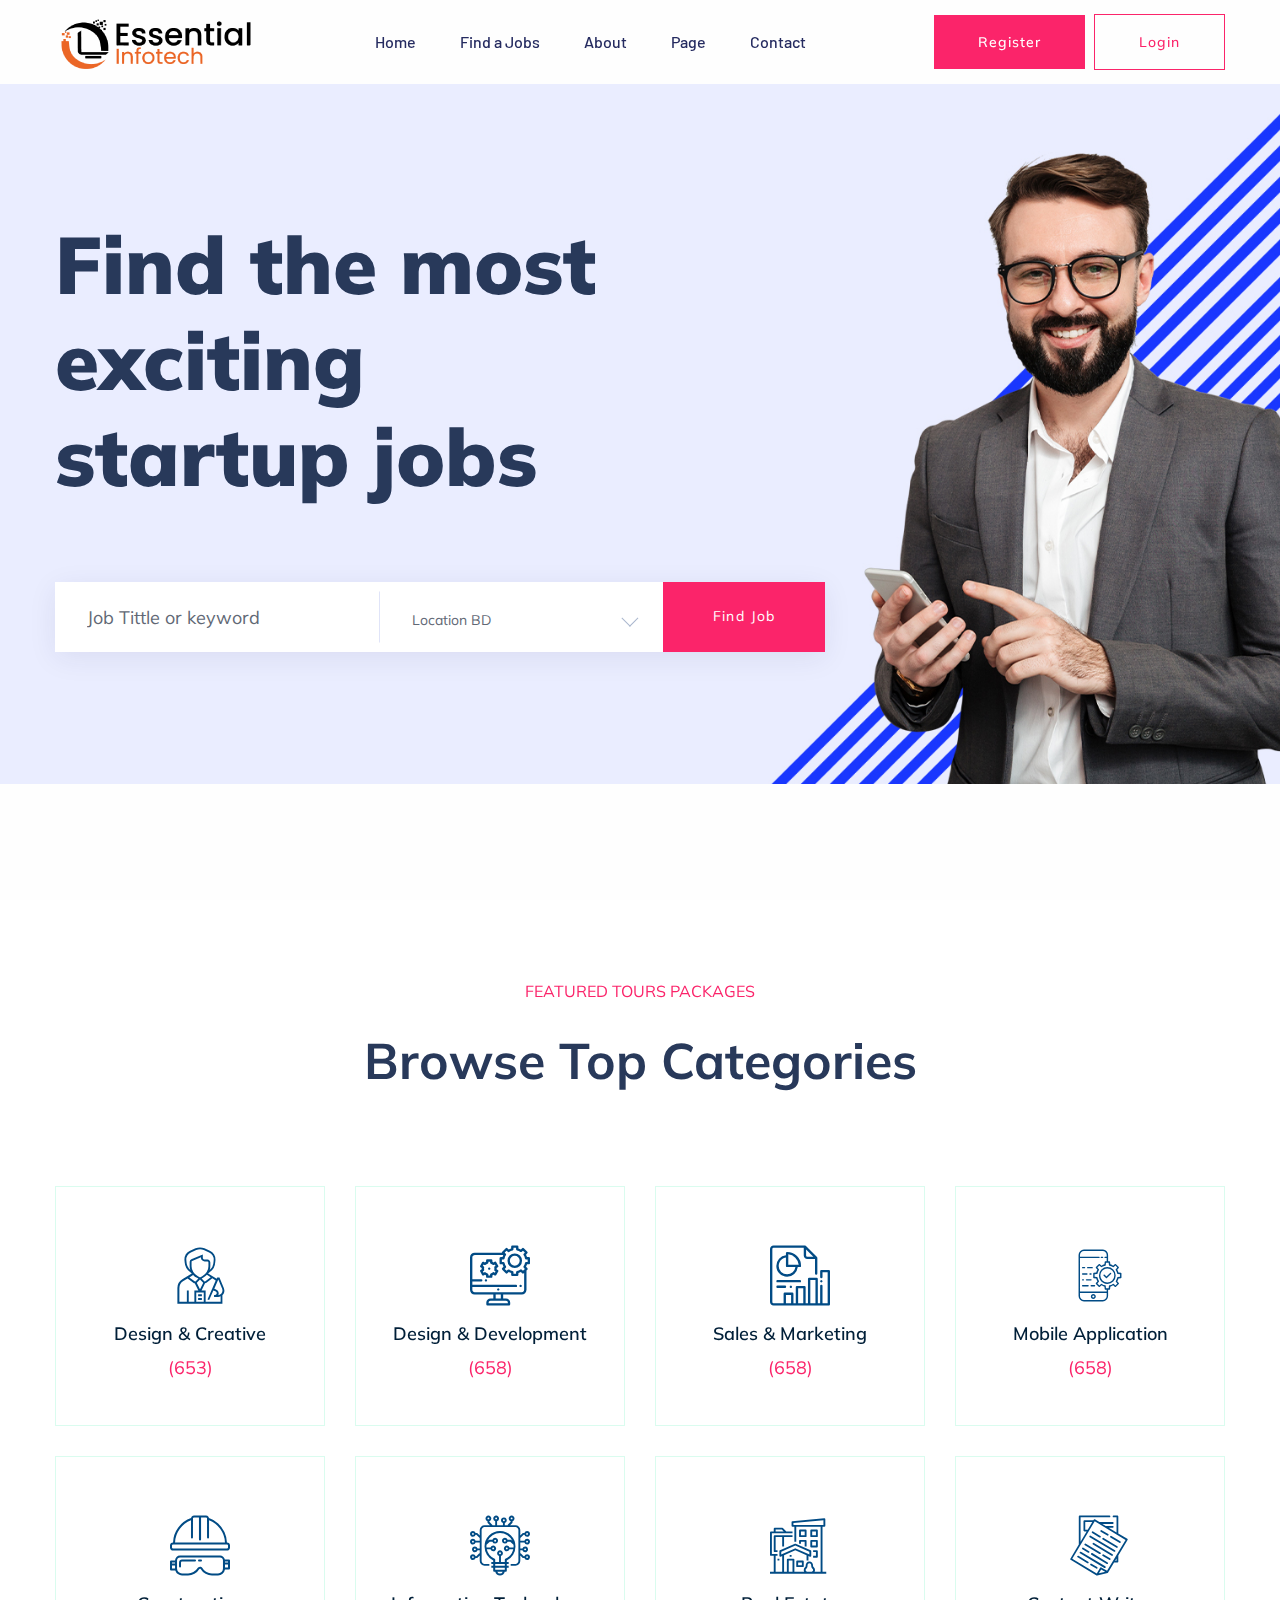
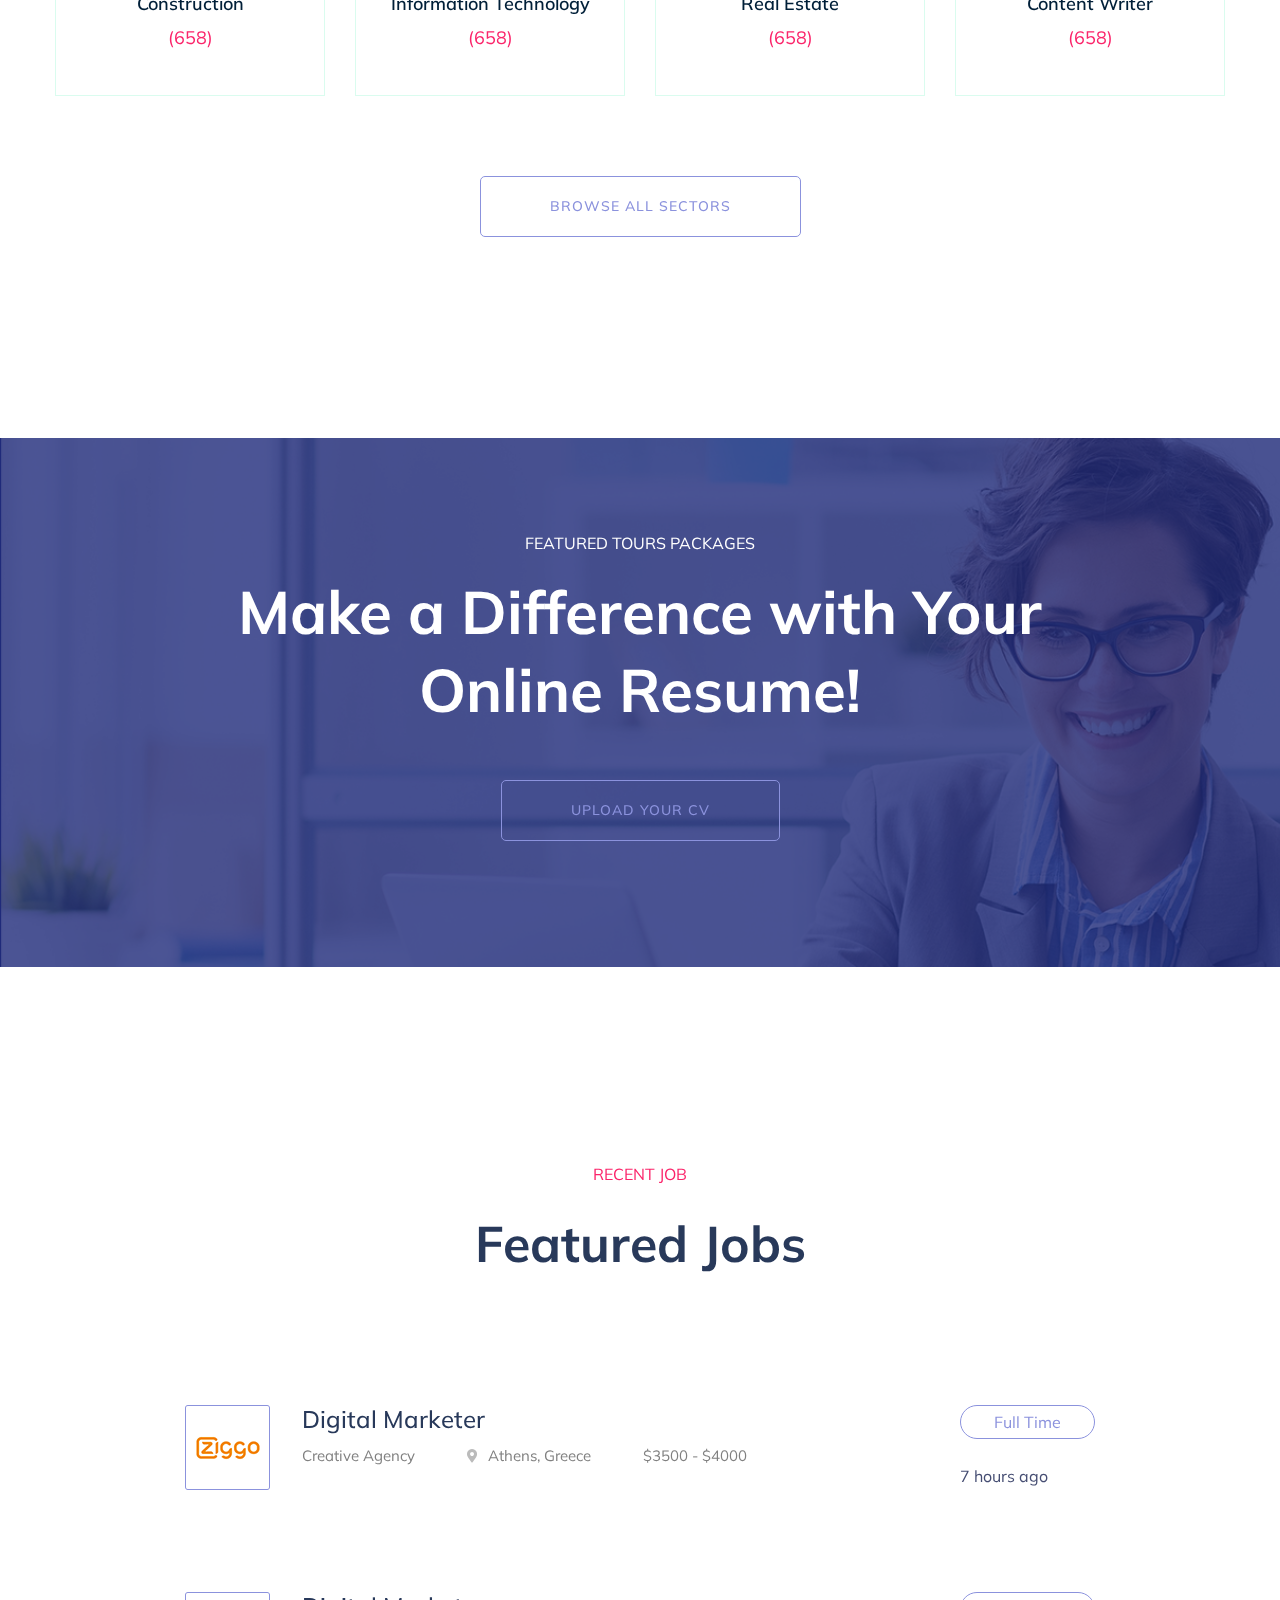
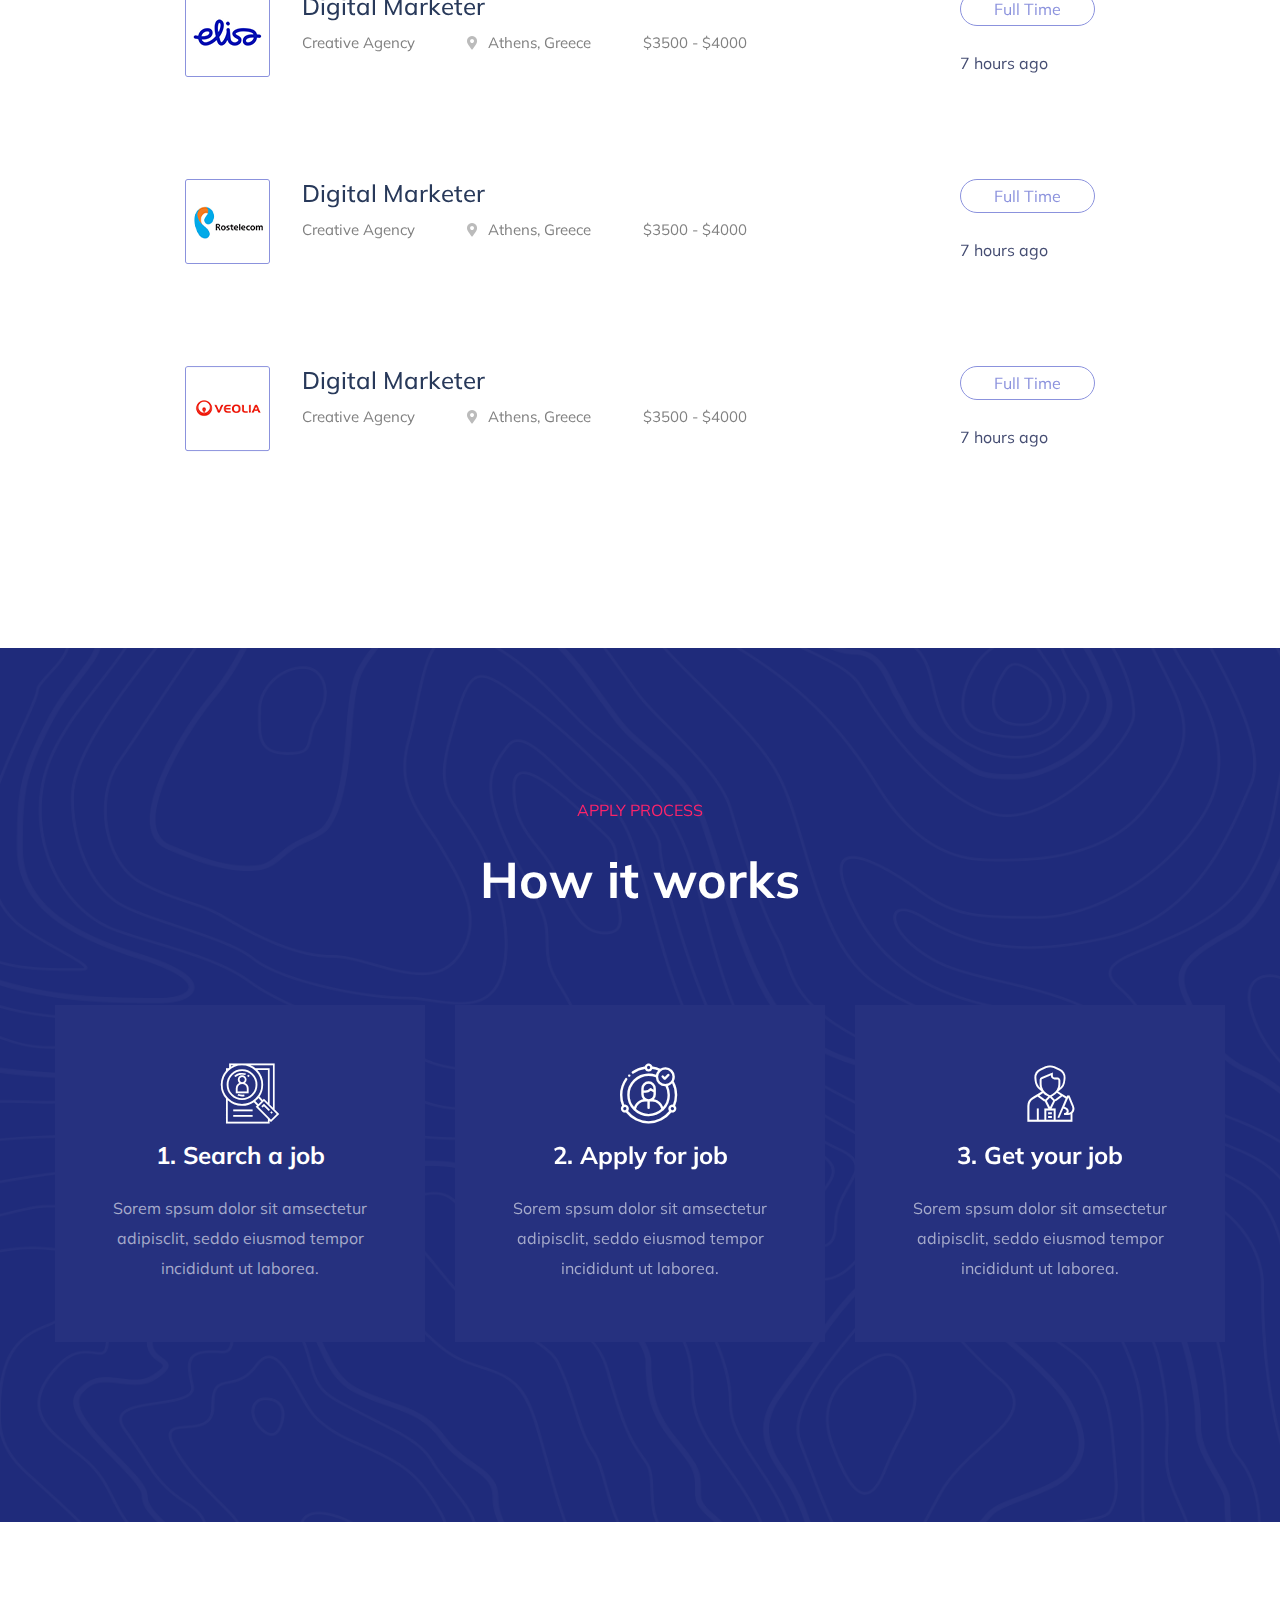
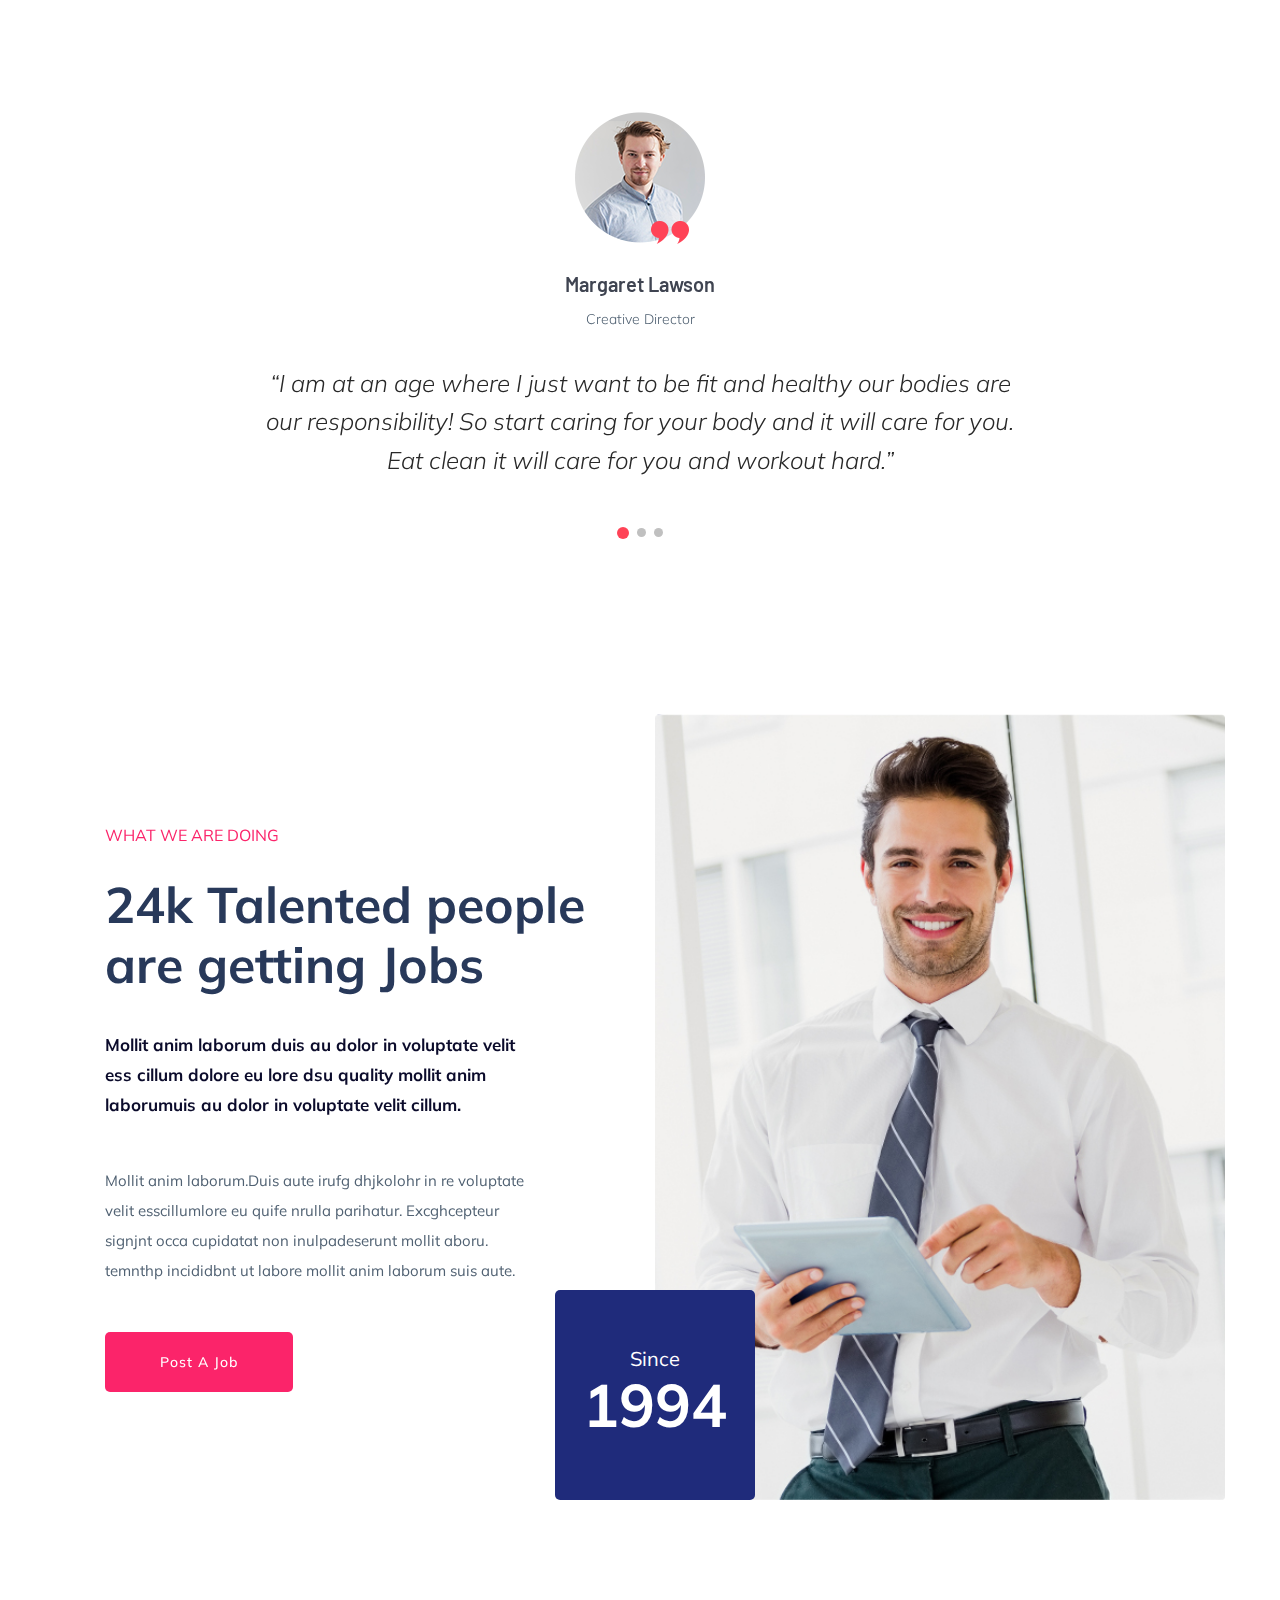
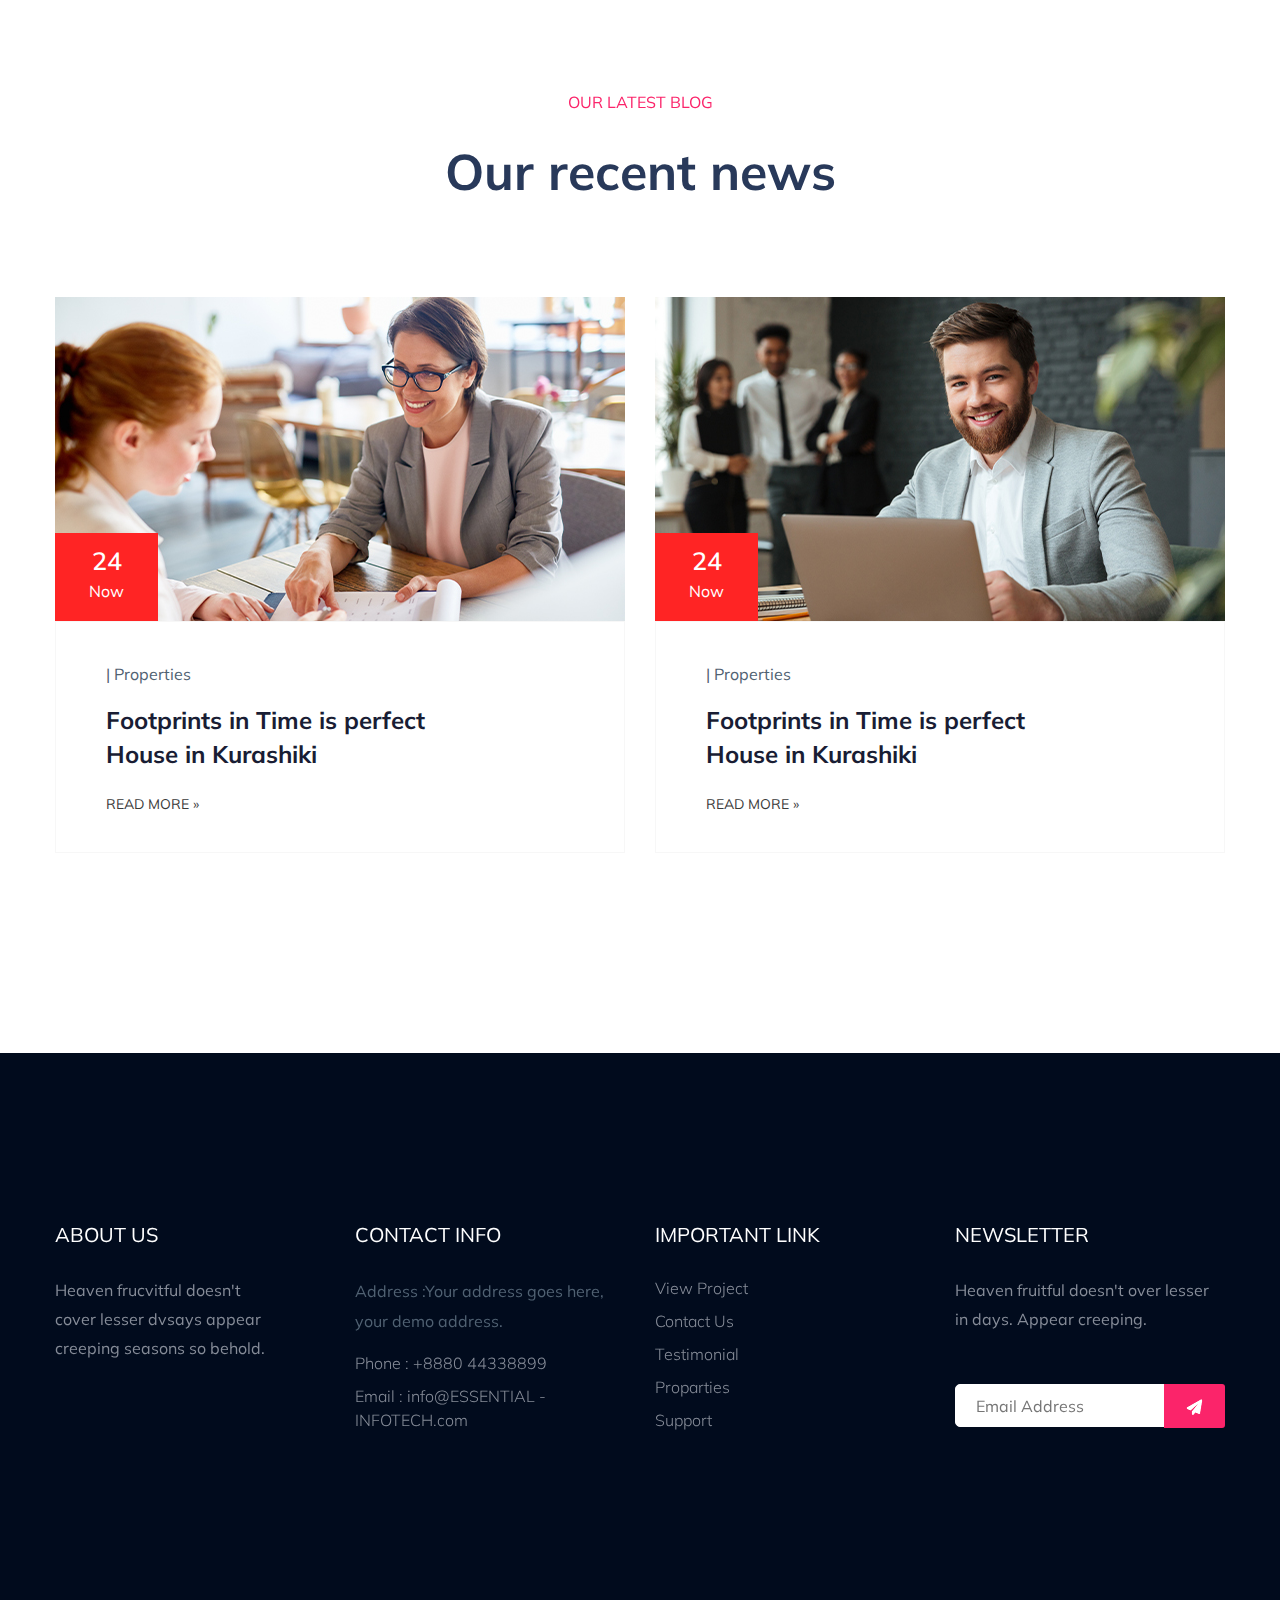
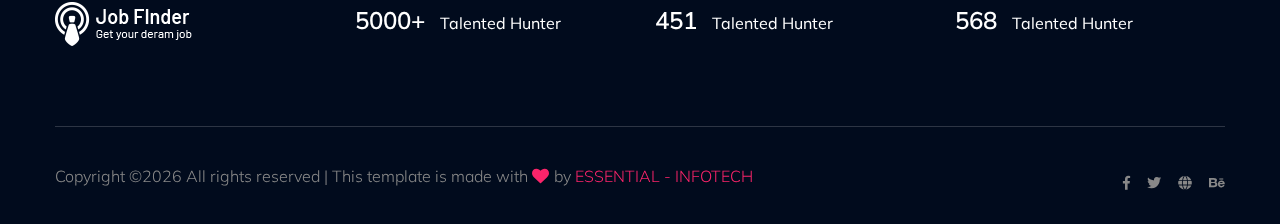
<file: index.html>
<!doctype html>
<html class="no-js" lang="zxx">
    <head>
        <meta charset="utf-8">
        <meta http-equiv="x-ua-compatible" content="ie=edge">
         <title>ESSENTIAL - INFOTECH Job board  </title>
        <meta name="description" content="">
        <meta name="viewport" content="width=device-width, initial-scale=1">
        <link rel="manifest" href="site.webmanifest">
		<link rel="shortcut icon" type="image/x-icon" href="assets/img/favicon.ico">

		<!-- CSS here -->
            <link rel="stylesheet" href="assets/css/bootstrap.min.css">
            <link rel="stylesheet" href="assets/css/owl.carousel.min.css">
            <link rel="stylesheet" href="assets/css/flaticon.css">
            <link rel="stylesheet" href="assets/css/price_rangs.css">
            <link rel="stylesheet" href="assets/css/slicknav.css">
            <link rel="stylesheet" href="assets/css/animate.min.css">
            <link rel="stylesheet" href="assets/css/magnific-popup.css">
            <link rel="stylesheet" href="assets/css/fontawesome-all.min.css">
            <link rel="stylesheet" href="assets/css/themify-icons.css">
            <link rel="stylesheet" href="assets/css/slick.css">
            <link rel="stylesheet" href="assets/css/nice-select.css">
            <link rel="stylesheet" href="assets/css/style.css">
   </head>

   <body>
    <!-- Preloader Start -->
    <div id="preloader-active">
        <div class="preloader d-flex align-items-center justify-content-center">
            <div class="preloader-inner position-relative">
                <div class="preloader-circle"></div>
                <div class="preloader-img pere-text">
                    <img src="assets/img/logo/logo.png" alt="">
                </div>
            </div>
        </div>
    </div>
    <!-- Preloader Start -->
    <header>
        <!-- Header Start -->
       <div class="header-area header-transparrent">
           <div class="headder-top header-sticky">
                <div class="container">
                    <div class="row align-items-center">
                        <div class="col-lg-3 col-md-2">
                            <!-- Logo -->
                            <div class="logo">
                                <a href="index.html"><img src="assets/img/logo/logo.png" alt=""></a>
                            </div>  
                        </div>
                        <div class="col-lg-9 col-md-9">
                            <div class="menu-wrapper">
                                <!-- Main-menu -->
                                <div class="main-menu">
                                    <nav class="d-none d-lg-block">
                                        <ul id="navigation">
                                            <li><a href="index.html">Home</a></li>
                                            <li><a href="job_listing.html">Find a Jobs </a></li>
                                            <li><a href="about.html">About</a></li>
                                            <li><a href="#">Page</a>
                                                <ul class="submenu">
                                                    <li><a href="blog.html">Blog</a></li>
                                                    <li><a href="single-blog.html">Blog Details</a></li>
                                                    <li><a href="elements.html">Elements</a></li>
                                                    <li><a href="job_details.html">job Details</a></li>
                                                </ul>
                                            </li>
                                            <li><a href="contact.html">Contact</a></li>
                                        </ul>
                                    </nav>
                                </div>          
                                <!-- Header-btn -->
                                <div class="header-btn d-none f-right d-lg-block">
                                    <a href="#" class="btn head-btn1">Register</a>
                                    <a href="#" class="btn head-btn2">Login</a>
                                </div>
                            </div>
                        </div>
                        <!-- Mobile Menu -->
                        <div class="col-12">
                            <div class="mobile_menu d-block d-lg-none"></div>
                        </div>
                    </div>
                </div>
           </div>
       </div>
        <!-- Header End -->
    </header>
    <main>

        <!-- slider Area Start-->
        <div class="slider-area ">
            <!-- Mobile Menu -->
            <div class="slider-active">
                <div class="single-slider slider-height d-flex align-items-center" data-background="assets/img/hero/h1_hero.jpg">
                    <div class="container">
                        <div class="row">
                            <div class="col-xl-6 col-lg-9 col-md-10">
                                <div class="hero__caption">
                                    <h1>Find the most exciting startup jobs</h1>
                                </div>
                            </div>
                        </div>
                        <!-- Search Box -->
                        <div class="row">
                            <div class="col-xl-8">
                                <!-- form -->
                                <form action="#" class="search-box">
                                    <div class="input-form">
                                        <input type="text" placeholder="Job Tittle or keyword">
                                    </div>
                                    <div class="select-form">
                                        <div class="select-itms">
                                            <select name="select" id="select1">
                                                <option value="">Location BD</option>
                                                <option value="">Location PK</option>
                                                <option value="">Location US</option>
                                                <option value="">Location UK</option>
                                            </select>
                                        </div>
                                    </div>
                                    <div class="search-form">
                                        <a href="#" >Find job</a>
                                    </div>	
                                </form>	
                            </div>
                        </div>
                    </div>
                </div>
            </div>
        </div>
        <!-- slider Area End-->
        <!-- Our Services Start -->
        <div class="our-services section-pad-t30">
            <div class="container">
                <!-- Section Tittle -->
                <div class="row">
                    <div class="col-lg-12">
                        <div class="section-tittle text-center">
                            <span>FEATURED TOURS Packages</span>
                            <h2>Browse Top Categories </h2>
                        </div>
                    </div>
                </div>
                <div class="row d-flex justify-contnet-center">
                    <div class="col-xl-3 col-lg-3 col-md-4 col-sm-6">
                        <div class="single-services text-center mb-30">
                            <div class="services-ion">
                                <span class="flaticon-tour"></span>
                            </div>
                            <div class="services-cap">
                               <h5><a href="job_listing.html">Design & Creative</a></h5>
                                <span>(653)</span>
                            </div>
                        </div>
                    </div>
                    <div class="col-xl-3 col-lg-3 col-md-4 col-sm-6">
                        <div class="single-services text-center mb-30">
                            <div class="services-ion">
                                <span class="flaticon-cms"></span>
                            </div>
                            <div class="services-cap">
                               <h5><a href="job_listing.html">Design & Development</a></h5>
                                <span>(658)</span>
                            </div>
                        </div>
                    </div>
                    <div class="col-xl-3 col-lg-3 col-md-4 col-sm-6">
                        <div class="single-services text-center mb-30">
                            <div class="services-ion">
                                <span class="flaticon-report"></span>
                            </div>
                            <div class="services-cap">
                               <h5><a href="job_listing.html">Sales & Marketing</a></h5>
                                <span>(658)</span>
                            </div>
                        </div>
                    </div>
                    <div class="col-xl-3 col-lg-3 col-md-4 col-sm-6">
                        <div class="single-services text-center mb-30">
                            <div class="services-ion">
                                <span class="flaticon-app"></span>
                            </div>
                            <div class="services-cap">
                               <h5><a href="job_listing.html">Mobile Application</a></h5>
                                <span>(658)</span>
                            </div>
                        </div>
                    </div>
                    <div class="col-xl-3 col-lg-3 col-md-4 col-sm-6">
                        <div class="single-services text-center mb-30">
                            <div class="services-ion">
                                <span class="flaticon-helmet"></span>
                            </div>
                            <div class="services-cap">
                               <h5><a href="job_listing.html">Construction</a></h5>
                                <span>(658)</span>
                            </div>
                        </div>
                    </div>
                    <div class="col-xl-3 col-lg-3 col-md-4 col-sm-6">
                        <div class="single-services text-center mb-30">
                            <div class="services-ion">
                                <span class="flaticon-high-tech"></span>
                            </div>
                            <div class="services-cap">
                               <h5><a href="job_listing.html">Information Technology</a></h5>
                                <span>(658)</span>
                            </div>
                        </div>
                    </div>
                    <div class="col-xl-3 col-lg-3 col-md-4 col-sm-6">
                        <div class="single-services text-center mb-30">
                            <div class="services-ion">
                                <span class="flaticon-real-estate"></span>
                            </div>
                            <div class="services-cap">
                               <h5><a href="job_listing.html">Real Estate</a></h5>
                                <span>(658)</span>
                            </div>
                        </div>
                    </div>
                    <div class="col-xl-3 col-lg-3 col-md-4 col-sm-6">
                        <div class="single-services text-center mb-30">
                            <div class="services-ion">
                                <span class="flaticon-content"></span>
                            </div>
                            <div class="services-cap">
                               <h5><a href="job_listing.html">Content Writer</a></h5>
                                <span>(658)</span>
                            </div>
                        </div>
                    </div>
                </div>
                <!-- More Btn -->
                <!-- Section Button -->
                <div class="row">
                    <div class="col-lg-12">
                        <div class="browse-btn2 text-center mt-50">
                            <a href="job_listing.html" class="border-btn2">Browse All Sectors</a>
                        </div>
                    </div>
                </div>
            </div>
        </div>
        <!-- Our Services End -->
        <!-- Online CV Area Start -->
         <div class="online-cv cv-bg section-overly pt-90 pb-120"  data-background="assets/img/gallery/cv_bg.jpg">
            <div class="container">
                <div class="row justify-content-center">
                    <div class="col-xl-10">
                        <div class="cv-caption text-center">
                            <p class="pera1">FEATURED TOURS Packages</p>
                            <p class="pera2"> Make a Difference with Your Online Resume!</p>
                            <a href="#" class="border-btn2 border-btn4">Upload your cv</a>
                        </div>
                    </div>
                </div>
            </div>
        </div>
        <!-- Online CV Area End-->
        <!-- Featured_job_start -->
        <section class="featured-job-area feature-padding">
            <div class="container">
                <!-- Section Tittle -->
                <div class="row">
                    <div class="col-lg-12">
                        <div class="section-tittle text-center">
                            <span>Recent Job</span>
                            <h2>Featured Jobs</h2>
                        </div>
                    </div>
                </div>
                <div class="row justify-content-center">
                    <div class="col-xl-10">
                        <!-- single-job-content -->
                        <div class="single-job-items mb-30">
                            <div class="job-items">
                                <div class="company-img">
                                    <a href="job_details.html"><img src="assets/img/icon/job-list1.png" alt=""></a>
                                </div>
                                <div class="job-tittle">
                                    <a href="job_details.html"><h4>Digital Marketer</h4></a>
                                    <ul>
                                        <li>Creative Agency</li>
                                        <li><i class="fas fa-map-marker-alt"></i>Athens, Greece</li>
                                        <li>$3500 - $4000</li>
                                    </ul>
                                </div>
                            </div>
                            <div class="items-link f-right">
                                <a href="job_details.html">Full Time</a>
                                <span>7 hours ago</span>
                            </div>
                        </div>
                        <!-- single-job-content -->
                        <div class="single-job-items mb-30">
                            <div class="job-items">
                                <div class="company-img">
                                    <a href="job_details.html"><img src="assets/img/icon/job-list2.png" alt=""></a>
                                </div>
                                <div class="job-tittle">
                                    <a href="job_details.html"><h4>Digital Marketer</h4></a>
                                    <ul>
                                        <li>Creative Agency</li>
                                        <li><i class="fas fa-map-marker-alt"></i>Athens, Greece</li>
                                        <li>$3500 - $4000</li>
                                    </ul>
                                </div>
                            </div>
                            <div class="items-link f-right">
                                <a href="job_details.html">Full Time</a>
                                <span>7 hours ago</span>
                            </div>
                        </div>
                         <!-- single-job-content -->
                        <div class="single-job-items mb-30">
                            <div class="job-items">
                                <div class="company-img">
                                    <a href="job_details.html"><img src="assets/img/icon/job-list3.png" alt=""></a>
                                </div>
                                <div class="job-tittle">
                                    <a href="job_details.html"><h4>Digital Marketer</h4></a>
                                    <ul>
                                        <li>Creative Agency</li>
                                        <li><i class="fas fa-map-marker-alt"></i>Athens, Greece</li>
                                        <li>$3500 - $4000</li>
                                    </ul>
                                </div>
                            </div>
                            <div class="items-link f-right">
                                <a href="job_details.html">Full Time</a>
                                <span>7 hours ago</span>
                            </div>
                        </div>
                         <!-- single-job-content -->
                        <div class="single-job-items mb-30">
                            <div class="job-items">
                                <div class="company-img">
                                    <a href="job_details.html"><img src="assets/img/icon/job-list4.png" alt=""></a>
                                </div>
                                <div class="job-tittle">
                                    <a href="job_details.html"><h4>Digital Marketer</h4></a>
                                    <ul>
                                        <li>Creative Agency</li>
                                        <li><i class="fas fa-map-marker-alt"></i>Athens, Greece</li>
                                        <li>$3500 - $4000</li>
                                    </ul>
                                </div>
                            </div>
                            <div class="items-link f-right">
                                <a href="job_details.html">Full Time</a>
                                <span>7 hours ago</span>
                            </div>
                        </div>
                    </div>
                </div>
            </div>
        </section>
        <!-- Featured_job_end -->
        <!-- How  Apply Process Start-->
        <div class="apply-process-area apply-bg pt-150 pb-150" data-background="assets/img/gallery/how-applybg.png">
            <div class="container">
                <!-- Section Tittle -->
                <div class="row">
                    <div class="col-lg-12">
                        <div class="section-tittle white-text text-center">
                            <span>Apply process</span>
                            <h2> How it works</h2>
                        </div>
                    </div>
                </div>
                <!-- Apply Process Caption -->
                <div class="row">
                    <div class="col-lg-4 col-md-6">
                        <div class="single-process text-center mb-30">
                            <div class="process-ion">
                                <span class="flaticon-search"></span>
                            </div>
                            <div class="process-cap">
                               <h5>1. Search a job</h5>
                               <p>Sorem spsum dolor sit amsectetur adipisclit, seddo eiusmod tempor incididunt ut laborea.</p>
                            </div>
                        </div>
                    </div>
                    <div class="col-lg-4 col-md-6">
                        <div class="single-process text-center mb-30">
                            <div class="process-ion">
                                <span class="flaticon-curriculum-vitae"></span>
                            </div>
                            <div class="process-cap">
                               <h5>2. Apply for job</h5>
                               <p>Sorem spsum dolor sit amsectetur adipisclit, seddo eiusmod tempor incididunt ut laborea.</p>
                            </div>
                        </div>
                    </div>
                    <div class="col-lg-4 col-md-6">
                        <div class="single-process text-center mb-30">
                            <div class="process-ion">
                                <span class="flaticon-tour"></span>
                            </div>
                            <div class="process-cap">
                               <h5>3. Get your job</h5>
                               <p>Sorem spsum dolor sit amsectetur adipisclit, seddo eiusmod tempor incididunt ut laborea.</p>
                            </div>
                        </div>
                    </div>
                </div>
             </div>
        </div>
        <!-- How  Apply Process End-->
        <!-- Testimonial Start -->
        <div class="testimonial-area testimonial-padding">
            <div class="container">
                <!-- Testimonial contents -->
                <div class="row d-flex justify-content-center">
                    <div class="col-xl-8 col-lg-8 col-md-10">
                        <div class="h1-testimonial-active dot-style">
                            <!-- Single Testimonial -->
                            <div class="single-testimonial text-center">
                                <!-- Testimonial Content -->
                                <div class="testimonial-caption ">
                                    <!-- founder -->
                                    <div class="testimonial-founder  ">
                                        <div class="founder-img mb-30">
                                            <img src="assets/img/testmonial/testimonial-founder.png" alt="">
                                            <span>Margaret Lawson</span>
                                            <p>Creative Director</p>
                                        </div>
                                    </div>
                                    <div class="testimonial-top-cap">
                                        <p>“I am at an age where I just want to be fit and healthy our bodies are our responsibility! So start caring for your body and it will care for you. Eat clean it will care for you and workout hard.”</p>
                                    </div>
                                </div>
                            </div>
                            <!-- Single Testimonial -->
                            <div class="single-testimonial text-center">
                                <!-- Testimonial Content -->
                                <div class="testimonial-caption ">
                                    <!-- founder -->
                                    <div class="testimonial-founder  ">
                                        <div class="founder-img mb-30">
                                            <img src="assets/img/testmonial/testimonial-founder.png" alt="">
                                            <span>Margaret Lawson</span>
                                            <p>Creative Director</p>
                                        </div>
                                    </div>
                                    <div class="testimonial-top-cap">
                                        <p>“I am at an age where I just want to be fit and healthy our bodies are our responsibility! So start caring for your body and it will care for you. Eat clean it will care for you and workout hard.”</p>
                                    </div>
                                </div>
                            </div>
                            <!-- Single Testimonial -->
                            <div class="single-testimonial text-center">
                                <!-- Testimonial Content -->
                                <div class="testimonial-caption ">
                                    <!-- founder -->
                                    <div class="testimonial-founder  ">
                                        <div class="founder-img mb-30">
                                            <img src="assets/img/testmonial/testimonial-founder.png" alt="">
                                            <span>Margaret Lawson</span>
                                            <p>Creative Director</p>
                                        </div>
                                    </div>
                                    <div class="testimonial-top-cap">
                                        <p>“I am at an age where I just want to be fit and healthy our bodies are our responsibility! So start caring for your body and it will care for you. Eat clean it will care for you and workout hard.”</p>
                                    </div>
                                </div>
                            </div>
                        </div>
                    </div>
                </div>
            </div>
        </div>
        <!-- Testimonial End -->
         <!-- Support Company Start-->
         <div class="support-company-area support-padding fix">
            <div class="container">
                <div class="row align-items-center">
                    <div class="col-xl-6 col-lg-6">
                        <div class="right-caption">
                            <!-- Section Tittle -->
                            <div class="section-tittle section-tittle2">
                                <span>What we are doing</span>
                                <h2>24k Talented people are getting Jobs</h2>
                            </div>
                            <div class="support-caption">
                                <p class="pera-top">Mollit anim laborum duis au dolor in voluptate velit ess cillum dolore eu lore dsu quality mollit anim laborumuis au dolor in voluptate velit cillum.</p>
                                <p>Mollit anim laborum.Duis aute irufg dhjkolohr in re voluptate velit esscillumlore eu quife nrulla parihatur. Excghcepteur signjnt occa cupidatat non inulpadeserunt mollit aboru. temnthp incididbnt ut labore mollit anim laborum suis aute.</p>
                                <a href="about.html" class="btn post-btn">Post a job</a>
                            </div>
                        </div>
                    </div>
                    <div class="col-xl-6 col-lg-6">
                        <div class="support-location-img">
                            <img src="assets/img/service/support-img.jpg" alt="">
                            <div class="support-img-cap text-center">
                                <p>Since</p>
                                <span>1994</span>
                            </div>
                        </div>
                    </div>
                </div>
            </div>
        </div>
        <!-- Support Company End-->
        <!-- Blog Area Start -->
        <div class="home-blog-area blog-h-padding">
            <div class="container">
                <!-- Section Tittle -->
                <div class="row">
                    <div class="col-lg-12">
                        <div class="section-tittle text-center">
                            <span>Our latest blog</span>
                            <h2>Our recent news</h2>
                        </div>
                    </div>
                </div>
                <div class="row">
                    <div class="col-xl-6 col-lg-6 col-md-6">
                        <div class="home-blog-single mb-30">
                            <div class="blog-img-cap">
                                <div class="blog-img">
                                    <img src="assets/img/blog/home-blog1.jpg" alt="">
                                    <!-- Blog date -->
                                    <div class="blog-date text-center">
                                        <span>24</span>
                                        <p>Now</p>
                                    </div>
                                </div>
                                <div class="blog-cap">
                                    <p>|   Properties</p>
                                    <h3><a href="single-blog.html">Footprints in Time is perfect House in Kurashiki</a></h3>
                                    <a href="#" class="more-btn">Read more »</a>
                                </div>
                            </div>
                        </div>
                    </div>
                    <div class="col-xl-6 col-lg-6 col-md-6">
                        <div class="home-blog-single mb-30">
                            <div class="blog-img-cap">
                                <div class="blog-img">
                                    <img src="assets/img/blog/home-blog2.jpg" alt="">
                                    <!-- Blog date -->
                                    <div class="blog-date text-center">
                                        <span>24</span>
                                        <p>Now</p>
                                    </div>
                                </div>
                                <div class="blog-cap">
                                    <p>|   Properties</p>
                                    <h3><a href="single-blog.html">Footprints in Time is perfect House in Kurashiki</a></h3>
                                    <a href="#" class="more-btn">Read more »</a>
                                </div>
                            </div>
                        </div>
                    </div>
                </div>
            </div>
        </div>
        <!-- Blog Area End -->

    </main>
    <footer>
        <!-- Footer Start-->
        <div class="footer-area footer-bg footer-padding">
            <div class="container">
                <div class="row d-flex justify-content-between">
                    <div class="col-xl-3 col-lg-3 col-md-4 col-sm-6">
                       <div class="single-footer-caption mb-50">
                         <div class="single-footer-caption mb-30">
                             <div class="footer-tittle">
                                 <h4>About Us</h4>
                                 <div class="footer-pera">
                                     <p>Heaven frucvitful doesn't cover lesser dvsays appear creeping seasons so behold.</p>
                                </div>
                             </div>
                         </div>

                       </div>
                    </div>
                    <div class="col-xl-3 col-lg-3 col-md-4 col-sm-5">
                        <div class="single-footer-caption mb-50">
                            <div class="footer-tittle">
                                <h4>Contact Info</h4>
                                <ul>
                                    <li>
                                    <p>Address :Your address goes
                                        here, your demo address.</p>
                                    </li>
                                    <li><a href="#">Phone : +8880 44338899</a></li>
                                    <li><a href="#">Email : info@ESSENTIAL - INFOTECH.com</a></li>
                                </ul>
                            </div>

                        </div>
                    </div>
                    <div class="col-xl-3 col-lg-3 col-md-4 col-sm-5">
                        <div class="single-footer-caption mb-50">
                            <div class="footer-tittle">
                                <h4>Important Link</h4>
                                <ul>
                                    <li><a href="#"> View Project</a></li>
                                    <li><a href="#">Contact Us</a></li>
                                    <li><a href="#">Testimonial</a></li>
                                    <li><a href="#">Proparties</a></li>
                                    <li><a href="#">Support</a></li>
                                </ul>
                            </div>
                        </div>
                    </div>
                    <div class="col-xl-3 col-lg-3 col-md-4 col-sm-5">
                        <div class="single-footer-caption mb-50">
                            <div class="footer-tittle">
                                <h4>Newsletter</h4>
                                <div class="footer-pera footer-pera2">
                                 <p>Heaven fruitful doesn't over lesser in days. Appear creeping.</p>
                             </div>
                             <!-- Form -->
                             <div class="footer-form" >
                                 <div id="mc_embed_signup">
                                     <form target="_blank" action="https://spondonit.us12.list-manage.com/subscribe/post?u=1462626880ade1ac87bd9c93a&amp;id=92a4423d01"
                                     method="get" class="subscribe_form relative mail_part">
                                         <input type="email" name="email" id="newsletter-form-email" placeholder="Email Address"
                                         class="placeholder hide-on-focus" onfocus="this.placeholder = ''"
                                         onblur="this.placeholder = ' Email Address '">
                                         <div class="form-icon">
                                             <button type="submit" name="submit" id="newsletter-submit"
                                             class="email_icon newsletter-submit button-contactForm"><img src="assets/img/icon/form.png" alt=""></button>
                                         </div>
                                         <div class="mt-10 info"></div>
                                     </form>
                                 </div>
                             </div>
                            </div>
                        </div>
                    </div>
                </div>
               <!--  -->
               <div class="row footer-wejed justify-content-between">
                    <div class="col-xl-3 col-lg-3 col-md-4 col-sm-6">
                        <!-- logo -->
                        <div class="footer-logo mb-20">
                        <a href="index.html"><img src="assets/img/logo/logo2_footer.png" alt=""></a>
                        </div>
                    </div>
                    <div class="col-xl-3 col-lg-3 col-md-4 col-sm-5">
                    <div class="footer-tittle-bottom">
                        <span>5000+</span>
                        <p>Talented Hunter</p>
                    </div>
                    </div>
                    <div class="col-xl-3 col-lg-3 col-md-4 col-sm-5">
                        <div class="footer-tittle-bottom">
                            <span>451</span>
                            <p>Talented Hunter</p>
                        </div>
                    </div>
                    <div class="col-xl-3 col-lg-3 col-md-4 col-sm-5">
                        <!-- Footer Bottom Tittle -->
                        <div class="footer-tittle-bottom">
                            <span>568</span>
                            <p>Talented Hunter</p>
                        </div>
                    </div>
               </div>
            </div>
        </div>
        <!-- footer-bottom area -->
        <div class="footer-bottom-area footer-bg">
            <div class="container">
                <div class="footer-border">
                     <div class="row d-flex justify-content-between align-items-center">
                         <div class="col-xl-10 col-lg-10 ">
                             <div class="footer-copy-right">
                                 <p>
  Copyright &copy;<script>document.write(new Date().getFullYear());</script> All rights reserved | This template is made with <i class="fa fa-heart" aria-hidden="true"></i> by <a href="https://essential-infotech.com/" target="_blank">ESSENTIAL - INFOTECH</a>
</p>
                             </div>
                         </div>
                         <div class="col-xl-2 col-lg-2">
                             <div class="footer-social f-right">
                                 <a href="#"><i class="fab fa-facebook-f"></i></a>
                                 <a href="#"><i class="fab fa-twitter"></i></a>
                                 <a href="#"><i class="fas fa-globe"></i></a>
                                 <a href="#"><i class="fab fa-behance"></i></a>
                             </div>
                         </div>
                     </div>
                </div>
            </div>
        </div>
        <!-- Footer End-->
    </footer>

  <!-- JS here -->
	
		<!-- All JS Custom Plugins Link Here here -->
        <script src="./assets/js/vendor/modernizr-3.5.0.min.js"></script>
		<!-- Jquery, Popper, Bootstrap -->
		<script src="./assets/js/vendor/jquery-1.12.4.min.js"></script>
        <script src="./assets/js/popper.min.js"></script>
        <script src="./assets/js/bootstrap.min.js"></script>
	    <!-- Jquery Mobile Menu -->
        <script src="./assets/js/jquery.slicknav.min.js"></script>

		<!-- Jquery Slick , Owl-Carousel Plugins -->
        <script src="./assets/js/owl.carousel.min.js"></script>
        <script src="./assets/js/slick.min.js"></script>
        <script src="./assets/js/price_rangs.js"></script>
        
		<!-- One Page, Animated-HeadLin -->
        <script src="./assets/js/wow.min.js"></script>
		<script src="./assets/js/animated.headline.js"></script>
        <script src="./assets/js/jquery.magnific-popup.js"></script>

		<!-- Scrollup, nice-select, sticky -->
        <script src="./assets/js/jquery.scrollUp.min.js"></script>
        <script src="./assets/js/jquery.nice-select.min.js"></script>
		<script src="./assets/js/jquery.sticky.js"></script>
        
        <!-- contact js -->
        <script src="./assets/js/contact.js"></script>
        <script src="./assets/js/jquery.form.js"></script>
        <script src="./assets/js/jquery.validate.min.js"></script>
        <script src="./assets/js/mail-script.js"></script>
        <script src="./assets/js/jquery.ajaxchimp.min.js"></script>
        
		<!-- Jquery Plugins, main Jquery -->	
        <script src="./assets/js/plugins.js"></script>
        <script src="./assets/js/main.js"></script>
        
    </body>
</html>
</file>
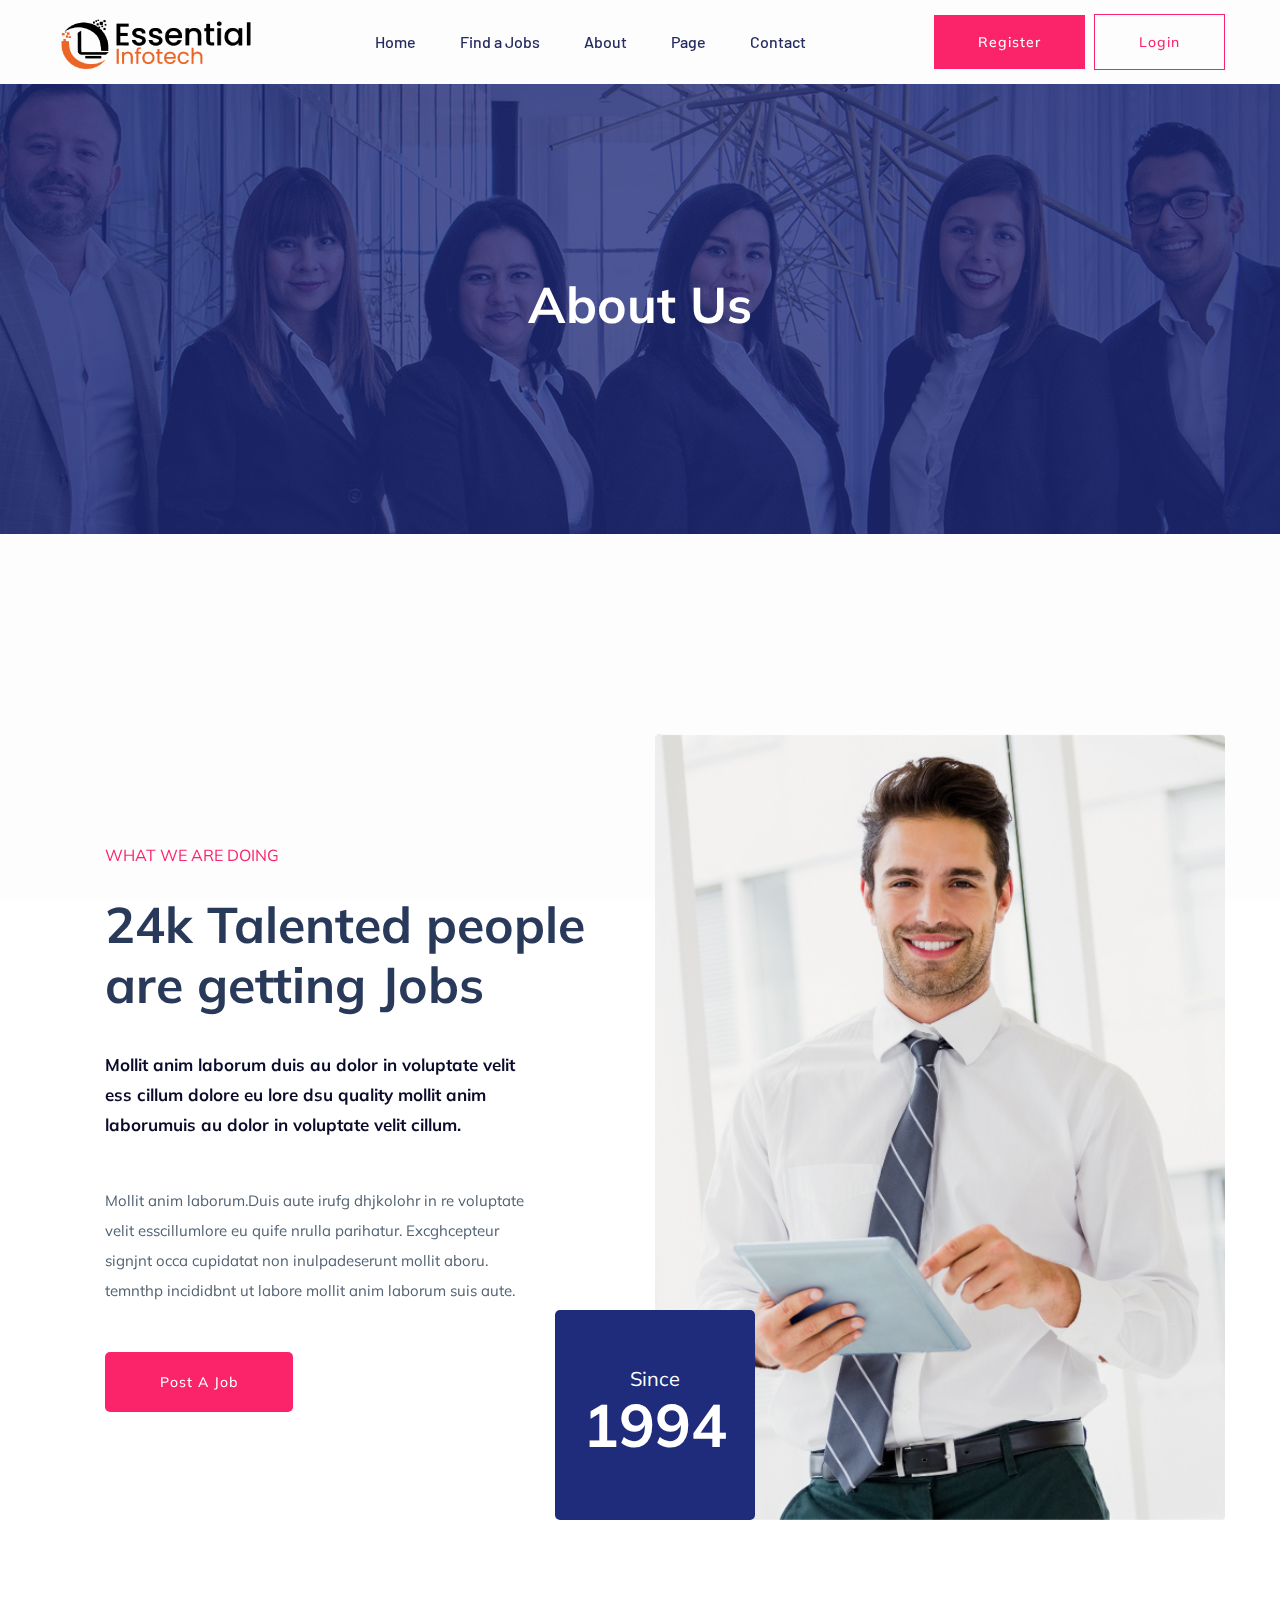
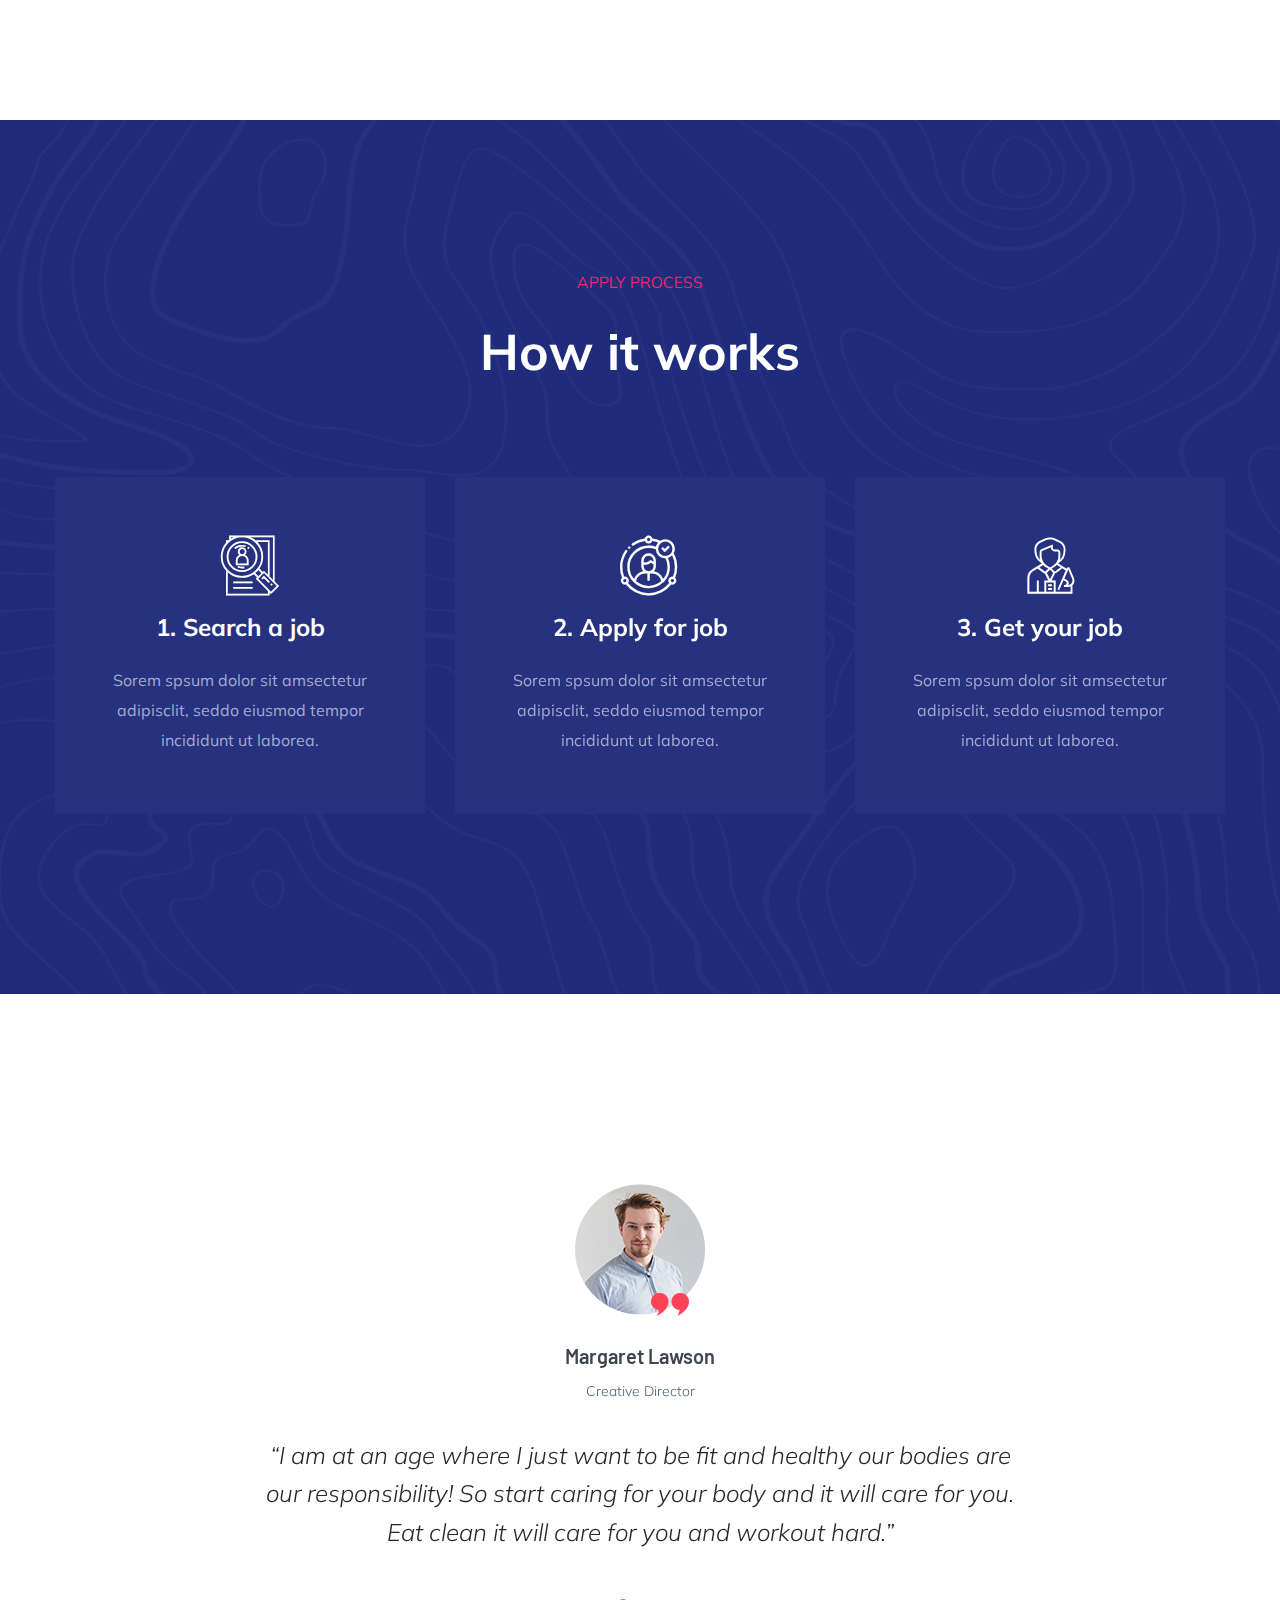
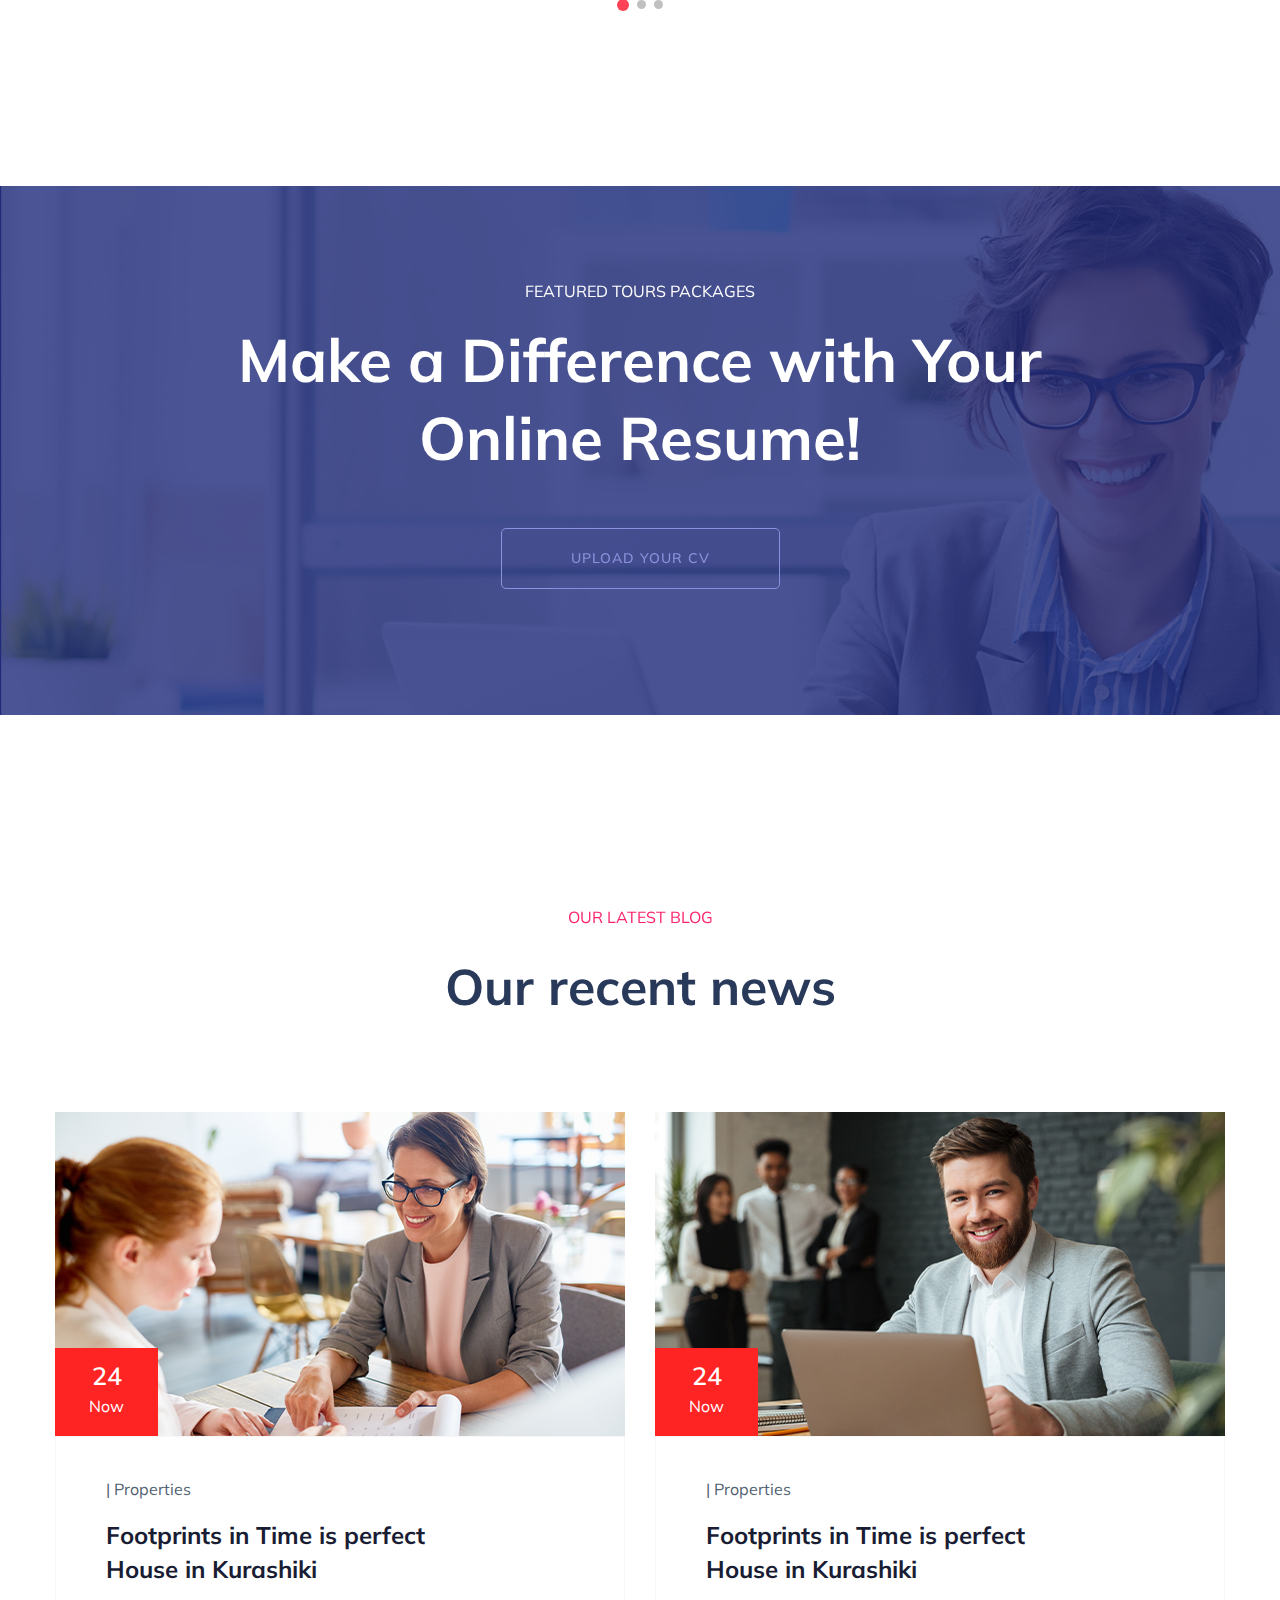
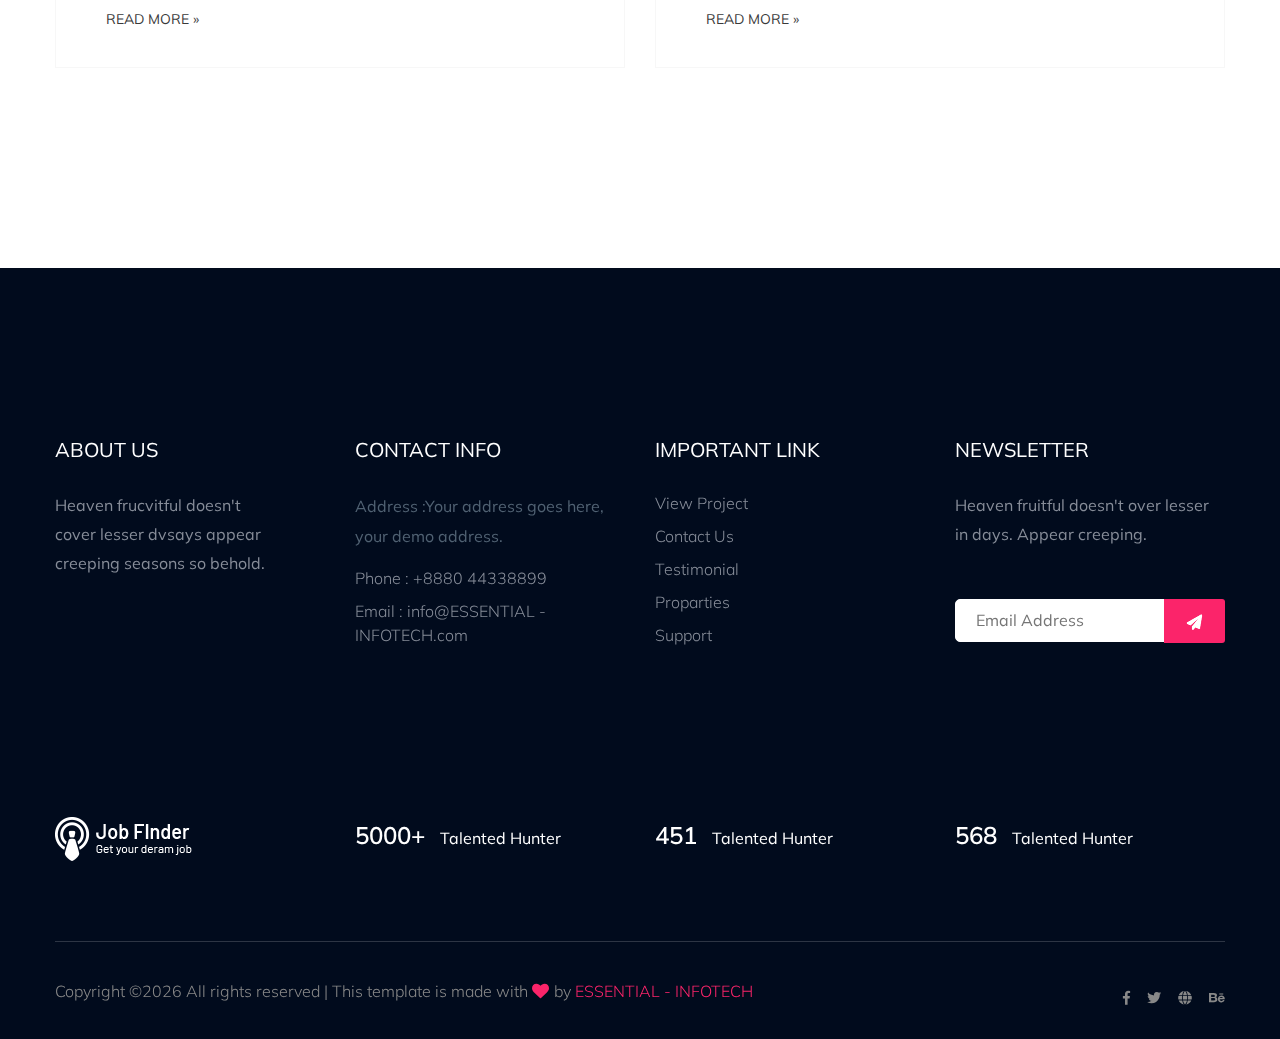
<file: about.html>
<!doctype html>
<html class="no-js" lang="zxx">
    <head>
        <meta charset="utf-8">
        <meta http-equiv="x-ua-compatible" content="ie=edge">
        <title>ESSENTIAL - INFOTECH Job board  </title>
        <meta name="description" content="">
        <meta name="viewport" content="width=device-width, initial-scale=1">
        <link rel="manifest" href="site.webmanifest">
		<link rel="shortcut icon" type="image/x-icon" href="assets/img/favicon.ico">

		<!-- CSS here -->
            <link rel="stylesheet" href="assets/css/bootstrap.min.css">
            <link rel="stylesheet" href="assets/css/owl.carousel.min.css">
            <link rel="stylesheet" href="assets/css/flaticon.css">
            <link rel="stylesheet" href="assets/css/price_rangs.css">
            <link rel="stylesheet" href="assets/css/slicknav.css">
            <link rel="stylesheet" href="assets/css/animate.min.css">
            <link rel="stylesheet" href="assets/css/magnific-popup.css">
            <link rel="stylesheet" href="assets/css/fontawesome-all.min.css">
            <link rel="stylesheet" href="assets/css/themify-icons.css">
            <link rel="stylesheet" href="assets/css/slick.css">
            <link rel="stylesheet" href="assets/css/nice-select.css">
            <link rel="stylesheet" href="assets/css/style.css">
   </head>

   <body>
    <!-- Preloader Start -->
    <div id="preloader-active">
        <div class="preloader d-flex align-items-center justify-content-center">
            <div class="preloader-inner position-relative">
                <div class="preloader-circle"></div>
                <div class="preloader-img pere-text">
                    <img src="assets/img/logo/logo.png" alt="">
                </div>
            </div>
        </div>
    </div>
    <!-- Preloader Start -->
    <header>
        <!-- Header Start -->
       <div class="header-area header-transparrent">
           <div class="headder-top header-sticky">
                <div class="container">
                    <div class="row align-items-center">
                        <div class="col-lg-3 col-md-2">
                            <!-- Logo -->
                            <div class="logo">
                                <a href="index.html"><img src="assets/img/logo/logo.png" alt=""></a>
                            </div>  
                        </div>
                        <div class="col-lg-9 col-md-9">
                            <div class="menu-wrapper">
                                <!-- Main-menu -->
                                <div class="main-menu">
                                    <nav class="d-none d-lg-block">
                                        <ul id="navigation">
                                            <li><a href="index.html">Home</a></li>
                                            <li><a href="job_listing.html">Find a Jobs </a></li>
                                            <li><a href="about.html">About</a></li>
                                            <li><a href="#">Page</a>
                                                <ul class="submenu">
                                                    <li><a href="blog.html">Blog</a></li>
                                                    <li><a href="single-blog.html">Blog Details</a></li>
                                                    <li><a href="elements.html">Elements</a></li>
                                                    <li><a href="job_details.html">job Details</a></li>
                                                </ul>
                                            </li>
                                            <li><a href="contact.html">Contact</a></li>
                                        </ul>
                                    </nav>
                                </div>          
                                <!-- Header-btn -->
                                <div class="header-btn d-none f-right d-lg-block">
                                    <a href="#" class="btn head-btn1">Register</a>
                                    <a href="#" class="btn head-btn2">Login</a>
                                </div>
                            </div>
                        </div>
                        <!-- Mobile Menu -->
                        <div class="col-12">
                            <div class="mobile_menu d-block d-lg-none"></div>
                        </div>
                    </div>
                </div>
           </div>
       </div>
        <!-- Header End -->
    </header>
    <main>

        <!-- Hero Area Start-->
        <div class="slider-area ">
        <div class="single-slider section-overly slider-height2 d-flex align-items-center" data-background="assets/img/hero/about.jpg">
            <div class="container">
                <div class="row">
                    <div class="col-xl-12">
                        <div class="hero-cap text-center">
                            <h2>About us</h2>
                        </div>
                    </div>
                </div>
            </div>
        </div>
        </div>
        <!-- Hero Area End -->
        <!-- Support Company Start-->
        <div class="support-company-area fix section-padding2">
            <div class="container">
                <div class="row align-items-center">
                    <div class="col-xl-6 col-lg-6">
                        <div class="right-caption">
                            <!-- Section Tittle -->
                            <div class="section-tittle section-tittle2">
                                <span>What we are doing</span>
                                <h2>24k Talented people are getting Jobs</h2>
                            </div>
                            <div class="support-caption">
                                <p class="pera-top">Mollit anim laborum duis au dolor in voluptate velit ess cillum dolore eu lore dsu quality mollit anim laborumuis au dolor in voluptate velit cillum.</p>
                                <p>Mollit anim laborum.Duis aute irufg dhjkolohr in re voluptate velit esscillumlore eu quife nrulla parihatur. Excghcepteur signjnt occa cupidatat non inulpadeserunt mollit aboru. temnthp incididbnt ut labore mollit anim laborum suis aute.</p>
                                <a href="about.html" class="btn post-btn">Post a job</a>
                            </div>
                        </div>
                    </div>
                    <div class="col-xl-6 col-lg-6">
                        <div class="support-location-img">
                            <img src="assets/img/service/support-img.jpg" alt="">
                            <div class="support-img-cap text-center">
                                <p>Since</p>
                                <span>1994</span>
                            </div>
                        </div>
                    </div>
                </div>
            </div>
        </div>
        <!-- Support Company End-->
        <!-- How  Apply Process Start-->
        <div class="apply-process-area apply-bg pt-150 pb-150" data-background="assets/img/gallery/how-applybg.png">
            <div class="container">
                <!-- Section Tittle -->
                <div class="row">
                    <div class="col-lg-12">
                        <div class="section-tittle white-text text-center">
                            <span>Apply process</span>
                            <h2> How it works</h2>
                        </div>
                    </div>
                </div>
                <!-- Apply Process Caption -->
                <div class="row">
                    <div class="col-lg-4 col-md-6">
                        <div class="single-process text-center mb-30">
                            <div class="process-ion">
                                <span class="flaticon-search"></span>
                            </div>
                            <div class="process-cap">
                                <h5>1. Search a job</h5>
                            <p>Sorem spsum dolor sit amsectetur adipisclit, seddo eiusmod tempor incididunt ut laborea.</p>
                            </div>
                        </div>
                    </div>
                    <div class="col-lg-4 col-md-6">
                        <div class="single-process text-center mb-30">
                            <div class="process-ion">
                                <span class="flaticon-curriculum-vitae"></span>
                            </div>
                            <div class="process-cap">
                                <h5>2. Apply for job</h5>
                            <p>Sorem spsum dolor sit amsectetur adipisclit, seddo eiusmod tempor incididunt ut laborea.</p>
                            </div>
                        </div>
                    </div>
                    <div class="col-lg-4 col-md-6">
                        <div class="single-process text-center mb-30">
                            <div class="process-ion">
                                <span class="flaticon-tour"></span>
                            </div>
                            <div class="process-cap">
                                <h5>3. Get your job</h5>
                            <p>Sorem spsum dolor sit amsectetur adipisclit, seddo eiusmod tempor incididunt ut laborea.</p>
                            </div>
                        </div>
                    </div>
                </div>
            </div>
        </div>
        <!-- How  Apply Process End-->
        <!-- Testimonial Start -->
        <div class="testimonial-area testimonial-padding">
            <div class="container">
                <!-- Testimonial contents -->
                <div class="row d-flex justify-content-center">
                    <div class="col-xl-8 col-lg-8 col-md-10">
                        <div class="h1-testimonial-active dot-style">
                            <!-- Single Testimonial -->
                            <div class="single-testimonial text-center">
                                <!-- Testimonial Content -->
                                <div class="testimonial-caption ">
                                    <!-- founder -->
                                    <div class="testimonial-founder  ">
                                        <div class="founder-img mb-30">
                                            <img src="assets/img/testmonial/testimonial-founder.png" alt="">
                                            <span>Margaret Lawson</span>
                                            <p>Creative Director</p>
                                        </div>
                                    </div>
                                    <div class="testimonial-top-cap">
                                        <p>“I am at an age where I just want to be fit and healthy our bodies are our responsibility! So start caring for your body and it will care for you. Eat clean it will care for you and workout hard.”</p>
                                    </div>
                                </div>
                            </div>
                            <!-- Single Testimonial -->
                            <div class="single-testimonial text-center">
                                <!-- Testimonial Content -->
                                <div class="testimonial-caption ">
                                    <!-- founder -->
                                    <div class="testimonial-founder  ">
                                        <div class="founder-img mb-30">
                                            <img src="assets/img/testmonial/testimonial-founder.png" alt="">
                                            <span>Margaret Lawson</span>
                                            <p>Creative Director</p>
                                        </div>
                                    </div>
                                    <div class="testimonial-top-cap">
                                        <p>“I am at an age where I just want to be fit and healthy our bodies are our responsibility! So start caring for your body and it will care for you. Eat clean it will care for you and workout hard.”</p>
                                    </div>
                                </div>
                            </div>
                            <!-- Single Testimonial -->
                            <div class="single-testimonial text-center">
                                <!-- Testimonial Content -->
                                <div class="testimonial-caption ">
                                    <!-- founder -->
                                    <div class="testimonial-founder  ">
                                        <div class="founder-img mb-30">
                                            <img src="assets/img/testmonial/testimonial-founder.png" alt="">
                                            <span>Margaret Lawson</span>
                                            <p>Creative Director</p>
                                        </div>
                                    </div>
                                    <div class="testimonial-top-cap">
                                        <p>“I am at an age where I just want to be fit and healthy our bodies are our responsibility! So start caring for your body and it will care for you. Eat clean it will care for you and workout hard.”</p>
                                    </div>
                                </div>
                            </div>
                        </div>
                    </div>
                </div>
            </div>
        </div>
        <!-- Testimonial End -->
        <!-- Online CV Area Start -->
        <div class="online-cv cv-bg section-overly pt-90 pb-120"  data-background="assets/img/gallery/cv_bg.jpg">
            <div class="container">
                <div class="row justify-content-center">
                    <div class="col-xl-10">
                        <div class="cv-caption text-center">
                            <p class="pera1">FEATURED TOURS Packages</p>
                            <p class="pera2"> Make a Difference with Your Online Resume!</p>
                            <a href="#" class="border-btn2 border-btn4">Upload your cv</a>
                        </div>
                    </div>
                </div>
            </div>
        </div>
        <!-- Online CV Area End-->
    
        <!-- Blog Area Start -->
        <div class="home-blog-area blog-h-padding">
            <div class="container">
                <!-- Section Tittle -->
                <div class="row">
                    <div class="col-lg-12">
                        <div class="section-tittle text-center">
                            <span>Our latest blog</span>
                            <h2>Our recent news</h2>
                        </div>
                    </div>
                </div>
                <div class="row">
                    <div class="col-xl-6 col-lg-6 col-md-6">
                        <div class="home-blog-single mb-30">
                            <div class="blog-img-cap">
                                <div class="blog-img">
                                    <img src="assets/img/blog/home-blog1.jpg" alt="">
                                    <!-- Blog date -->
                                    <div class="blog-date text-center">
                                        <span>24</span>
                                        <p>Now</p>
                                    </div>
                                </div>
                                <div class="blog-cap">
                                    <p>|   Properties</p>
                                    <h3><a href="single-blog.html">Footprints in Time is perfect House in Kurashiki</a></h3>
                                    <a href="#" class="more-btn">Read more »</a>
                                </div>
                            </div>
                        </div>
                    </div>
                    <div class="col-xl-6 col-lg-6 col-md-6">
                        <div class="home-blog-single mb-30">
                            <div class="blog-img-cap">
                                <div class="blog-img">
                                    <img src="assets/img/blog/home-blog2.jpg" alt="">
                                    <!-- Blog date -->
                                    <div class="blog-date text-center">
                                        <span>24</span>
                                        <p>Now</p>
                                    </div>
                                </div>
                                <div class="blog-cap">
                                    <p>|   Properties</p>
                                    <h3><a href="single-blog.html">Footprints in Time is perfect House in Kurashiki</a></h3>
                                    <a href="#" class="more-btn">Read more »</a>
                                </div>
                            </div>
                        </div>
                    </div>
                </div>
            </div>
        </div>
        <!-- Blog Area End -->

    </main>
    <footer>
        <!-- Footer Start-->
        <div class="footer-area footer-bg footer-padding">
            <div class="container">
                <div class="row d-flex justify-content-between">
                    <div class="col-xl-3 col-lg-3 col-md-4 col-sm-6">
                       <div class="single-footer-caption mb-50">
                         <div class="single-footer-caption mb-30">
                             <div class="footer-tittle">
                                 <h4>About Us</h4>
                                 <div class="footer-pera">
                                     <p>Heaven frucvitful doesn't cover lesser dvsays appear creeping seasons so behold.</p>
                                </div>
                             </div>
                         </div>

                       </div>
                    </div>
                    <div class="col-xl-3 col-lg-3 col-md-4 col-sm-5">
                        <div class="single-footer-caption mb-50">
                            <div class="footer-tittle">
                                <h4>Contact Info</h4>
                                <ul>
                                    <li>
                                    <p>Address :Your address goes
                                        here, your demo address.</p>
                                    </li>
                                    <li><a href="#">Phone : +8880 44338899</a></li>
                                    <li><a href="#">Email : info@ESSENTIAL - INFOTECH.com</a></li>
                                </ul>
                            </div>

                        </div>
                    </div>
                    <div class="col-xl-3 col-lg-3 col-md-4 col-sm-5">
                        <div class="single-footer-caption mb-50">
                            <div class="footer-tittle">
                                <h4>Important Link</h4>
                                <ul>
                                    <li><a href="#"> View Project</a></li>
                                    <li><a href="#">Contact Us</a></li>
                                    <li><a href="#">Testimonial</a></li>
                                    <li><a href="#">Proparties</a></li>
                                    <li><a href="#">Support</a></li>
                                </ul>
                            </div>
                        </div>
                    </div>
                    <div class="col-xl-3 col-lg-3 col-md-4 col-sm-5">
                        <div class="single-footer-caption mb-50">
                            <div class="footer-tittle">
                                <h4>Newsletter</h4>
                                <div class="footer-pera footer-pera2">
                                 <p>Heaven fruitful doesn't over lesser in days. Appear creeping.</p>
                             </div>
                             <!-- Form -->
                             <div class="footer-form" >
                                 <div id="mc_embed_signup">
                                     <form target="_blank" action="https://spondonit.us12.list-manage.com/subscribe/post?u=1462626880ade1ac87bd9c93a&amp;id=92a4423d01"
                                     method="get" class="subscribe_form relative mail_part">
                                         <input type="email" name="email" id="newsletter-form-email" placeholder="Email Address"
                                         class="placeholder hide-on-focus" onfocus="this.placeholder = ''"
                                         onblur="this.placeholder = ' Email Address '">
                                         <div class="form-icon">
                                             <button type="submit" name="submit" id="newsletter-submit"
                                             class="email_icon newsletter-submit button-contactForm"><img src="assets/img/icon/form.png" alt=""></button>
                                         </div>
                                         <div class="mt-10 info"></div>
                                     </form>
                                 </div>
                             </div>
                            </div>
                        </div>
                    </div>
                </div>
               <!--  -->
               <div class="row footer-wejed justify-content-between">
                       <div class="col-xl-3 col-lg-3 col-md-4 col-sm-6">
                          <!-- logo -->
                          <div class="footer-logo mb-20">
                            <a href="index.html"><img src="assets/img/logo/logo2_footer.png" alt=""></a>
                          </div>
                       </div>
                       <div class="col-xl-3 col-lg-3 col-md-4 col-sm-5">
                        <div class="footer-tittle-bottom">
                            <span>5000+</span>
                            <p>Talented Hunter</p>
                        </div>
                       </div>
                       <div class="col-xl-3 col-lg-3 col-md-4 col-sm-5">
                            <div class="footer-tittle-bottom">
                                <span>451</span>
                                <p>Talented Hunter</p>
                            </div>
                       </div>
                       <div class="col-xl-3 col-lg-3 col-md-4 col-sm-5">
                            <!-- Footer Bottom Tittle -->
                            <div class="footer-tittle-bottom">
                                <span>568</span>
                                <p>Talented Hunter</p>
                            </div>
                       </div>
               </div>
            </div>
        </div>
        <!-- footer-bottom area -->
        <div class="footer-bottom-area footer-bg">
            <div class="container">
                <div class="footer-border">
                     <div class="row d-flex justify-content-between align-items-center">
                         <div class="col-xl-10 col-lg-10 ">
                             <div class="footer-copy-right">
                                 <p> 
  Copyright &copy;<script>document.write(new Date().getFullYear());</script> All rights reserved | This template is made with <i class="fa fa-heart" aria-hidden="true"></i> by <a href="https://essential-infotech.com/" target="_blank">ESSENTIAL - INFOTECH</a>
   </p>
                             </div>
                         </div>
                         <div class="col-xl-2 col-lg-2">
                             <div class="footer-social f-right">
                                 <a href="#"><i class="fab fa-facebook-f"></i></a>
                                 <a href="#"><i class="fab fa-twitter"></i></a>
                                 <a href="#"><i class="fas fa-globe"></i></a>
                                 <a href="#"><i class="fab fa-behance"></i></a>
                             </div>
                         </div>
                     </div>
                </div>
            </div>
        </div>
        <!-- Footer End-->
    </footer>

	<!-- JS here -->
	
		<!-- All JS Custom Plugins Link Here here -->
        <script src="./assets/js/vendor/modernizr-3.5.0.min.js"></script>
		<!-- Jquery, Popper, Bootstrap -->
		<script src="./assets/js/vendor/jquery-1.12.4.min.js"></script>
        <script src="./assets/js/popper.min.js"></script>
        <script src="./assets/js/bootstrap.min.js"></script>
	    <!-- Jquery Mobile Menu -->
        <script src="./assets/js/jquery.slicknav.min.js"></script>

		<!-- Jquery Slick , Owl-Carousel Plugins -->
        <script src="./assets/js/owl.carousel.min.js"></script>
        <script src="./assets/js/slick.min.js"></script>
        <script src="./assets/js/price_rangs.js"></script>
		<!-- One Page, Animated-HeadLin -->
        <script src="./assets/js/wow.min.js"></script>
		<script src="./assets/js/animated.headline.js"></script>
        <script src="./assets/js/jquery.magnific-popup.js"></script>

		<!-- Scrollup, nice-select, sticky -->
        <script src="./assets/js/jquery.scrollUp.min.js"></script>
        <script src="./assets/js/jquery.nice-select.min.js"></script>
		<script src="./assets/js/jquery.sticky.js"></script>
        
        <!-- contact js -->
        <script src="./assets/js/contact.js"></script>
        <script src="./assets/js/jquery.form.js"></script>
        <script src="./assets/js/jquery.validate.min.js"></script>
        <script src="./assets/js/mail-script.js"></script>
        <script src="./assets/js/jquery.ajaxchimp.min.js"></script>
        
		<!-- Jquery Plugins, main Jquery -->	
        <script src="./assets/js/plugins.js"></script>
        <script src="./assets/js/main.js"></script>
        
    </body>
</html>
</file>
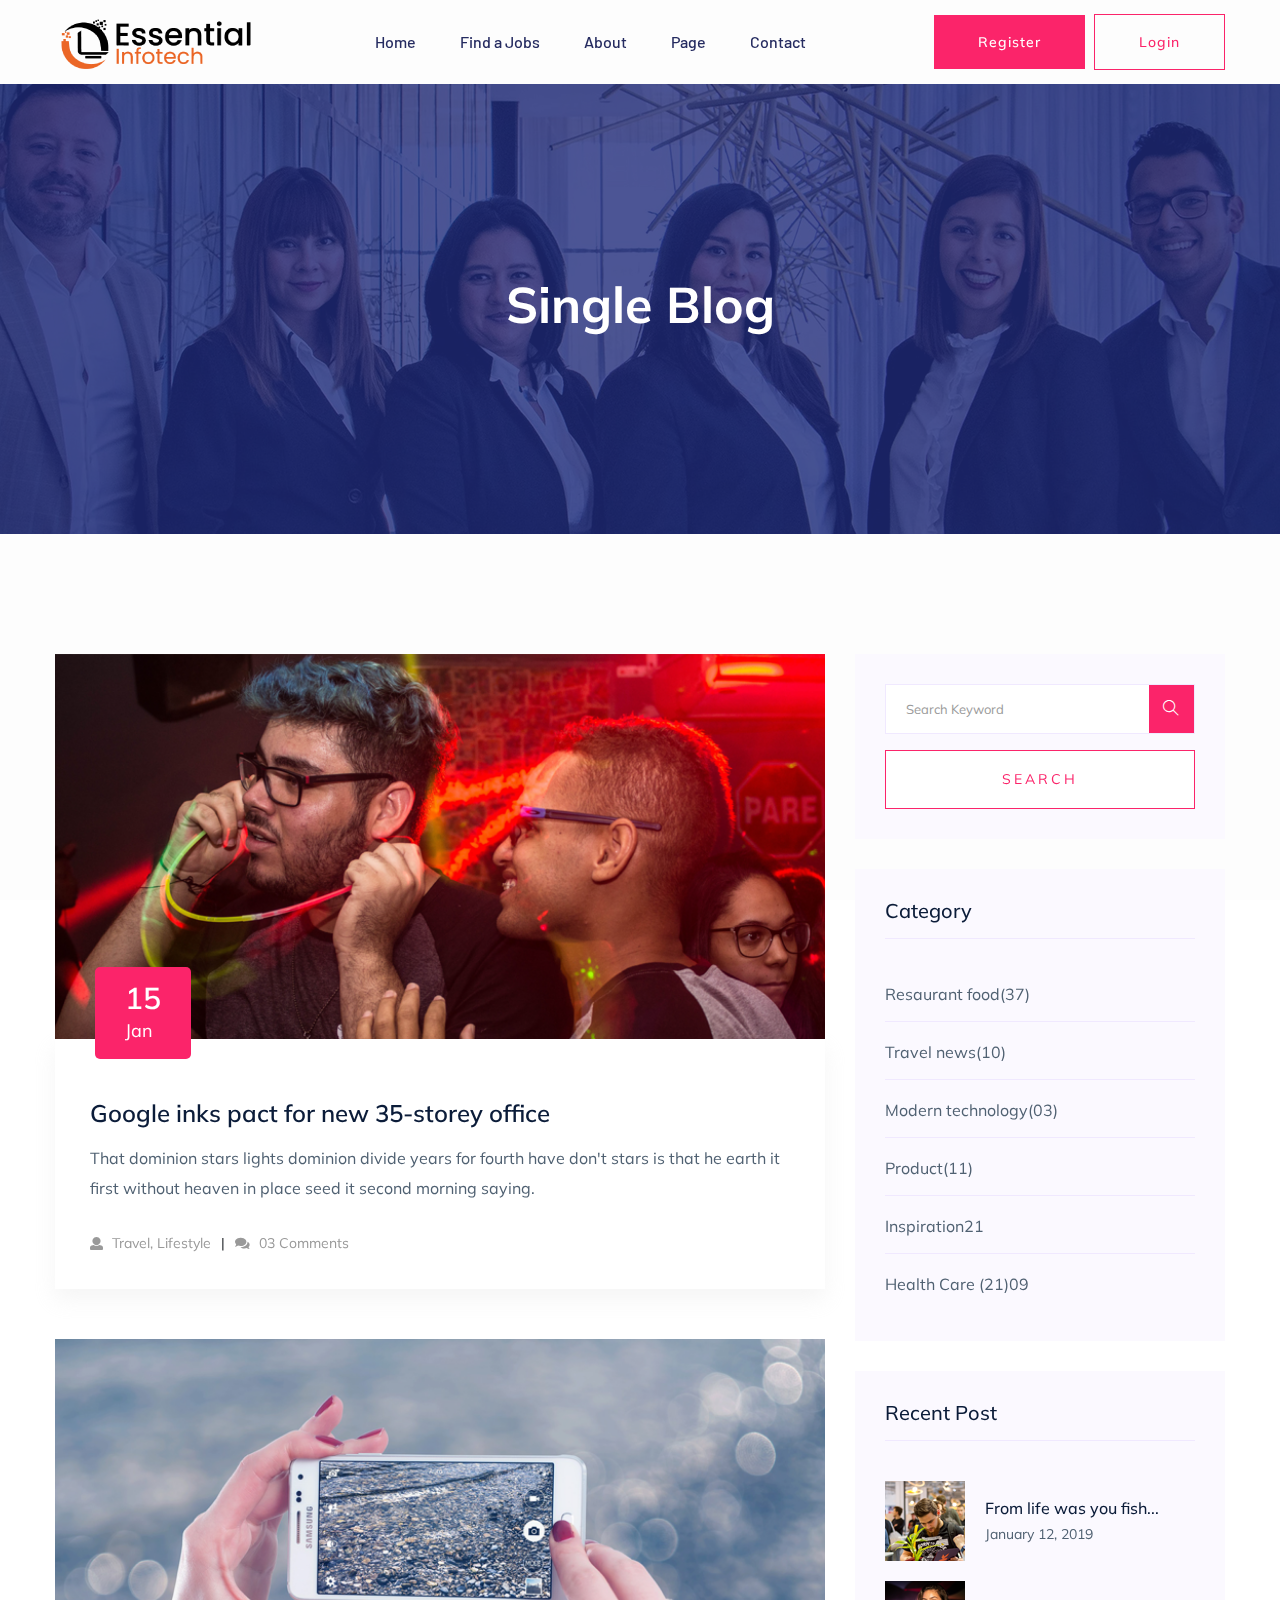
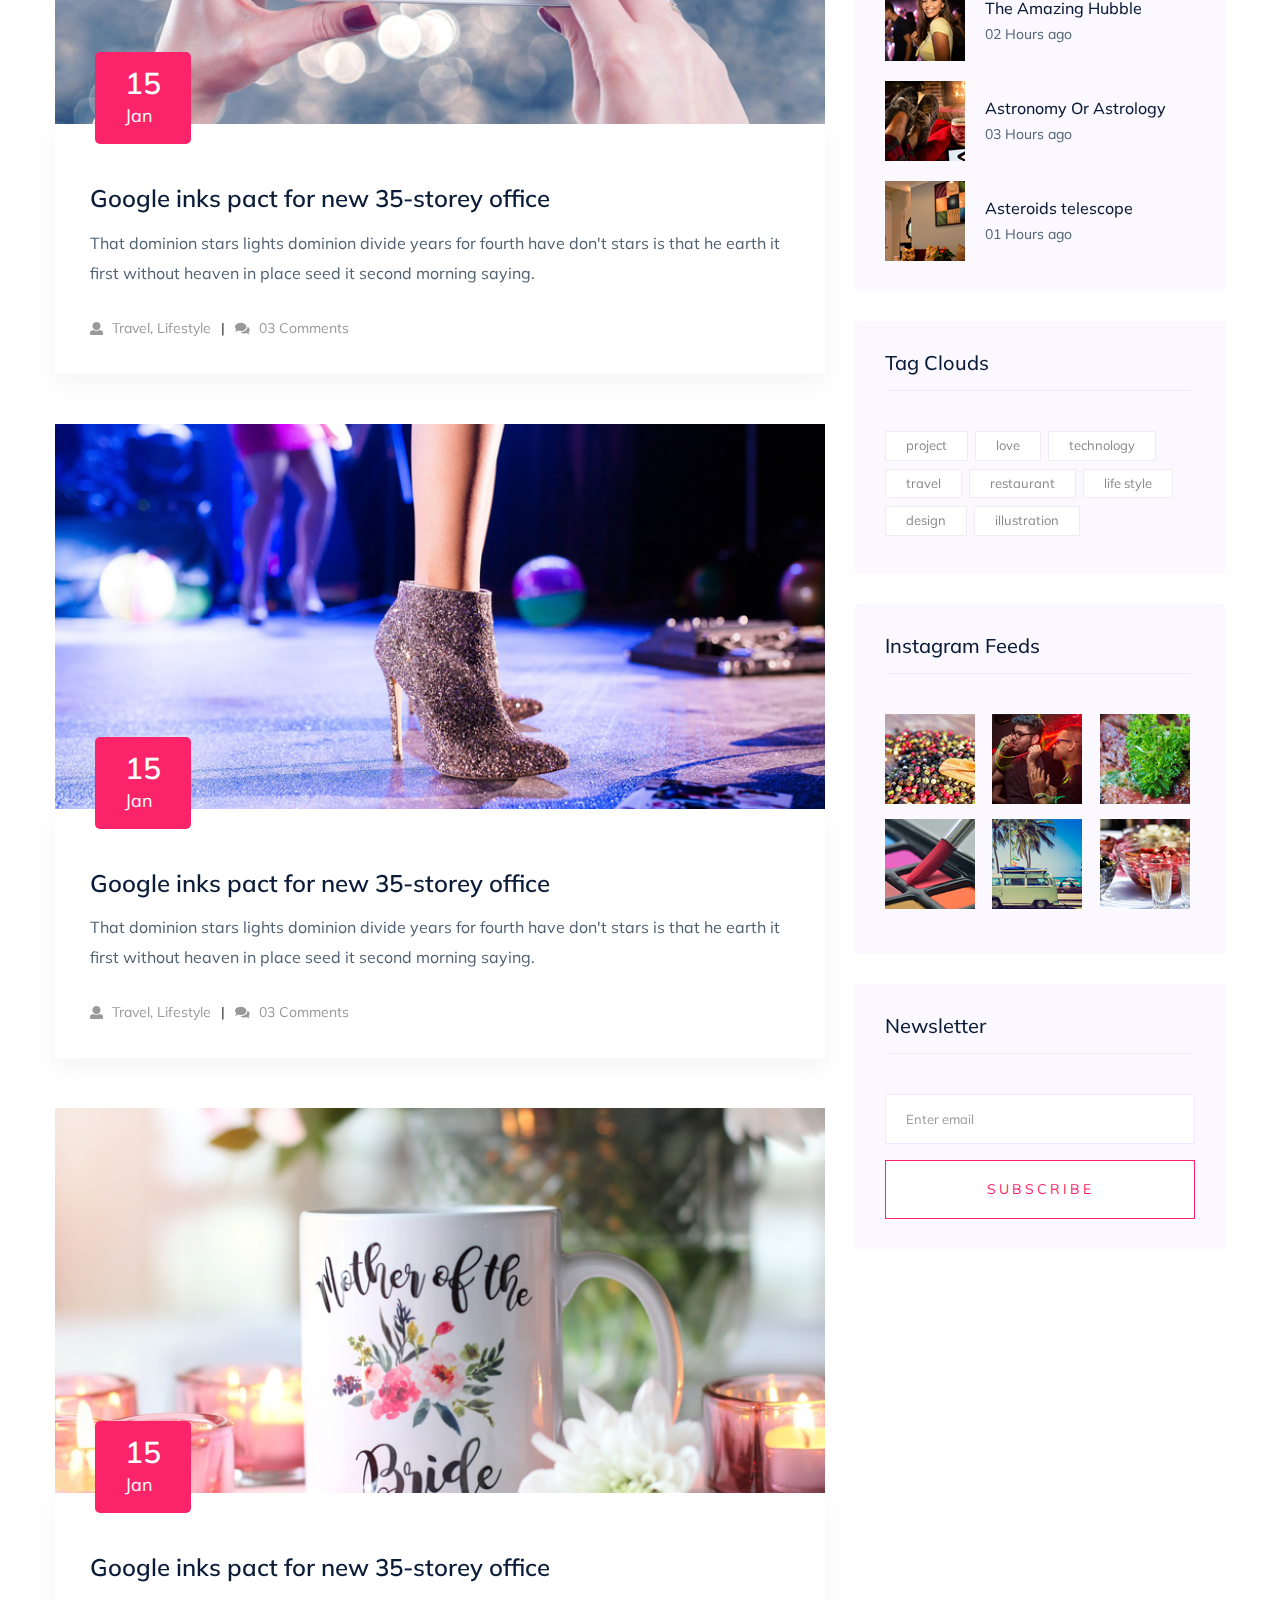
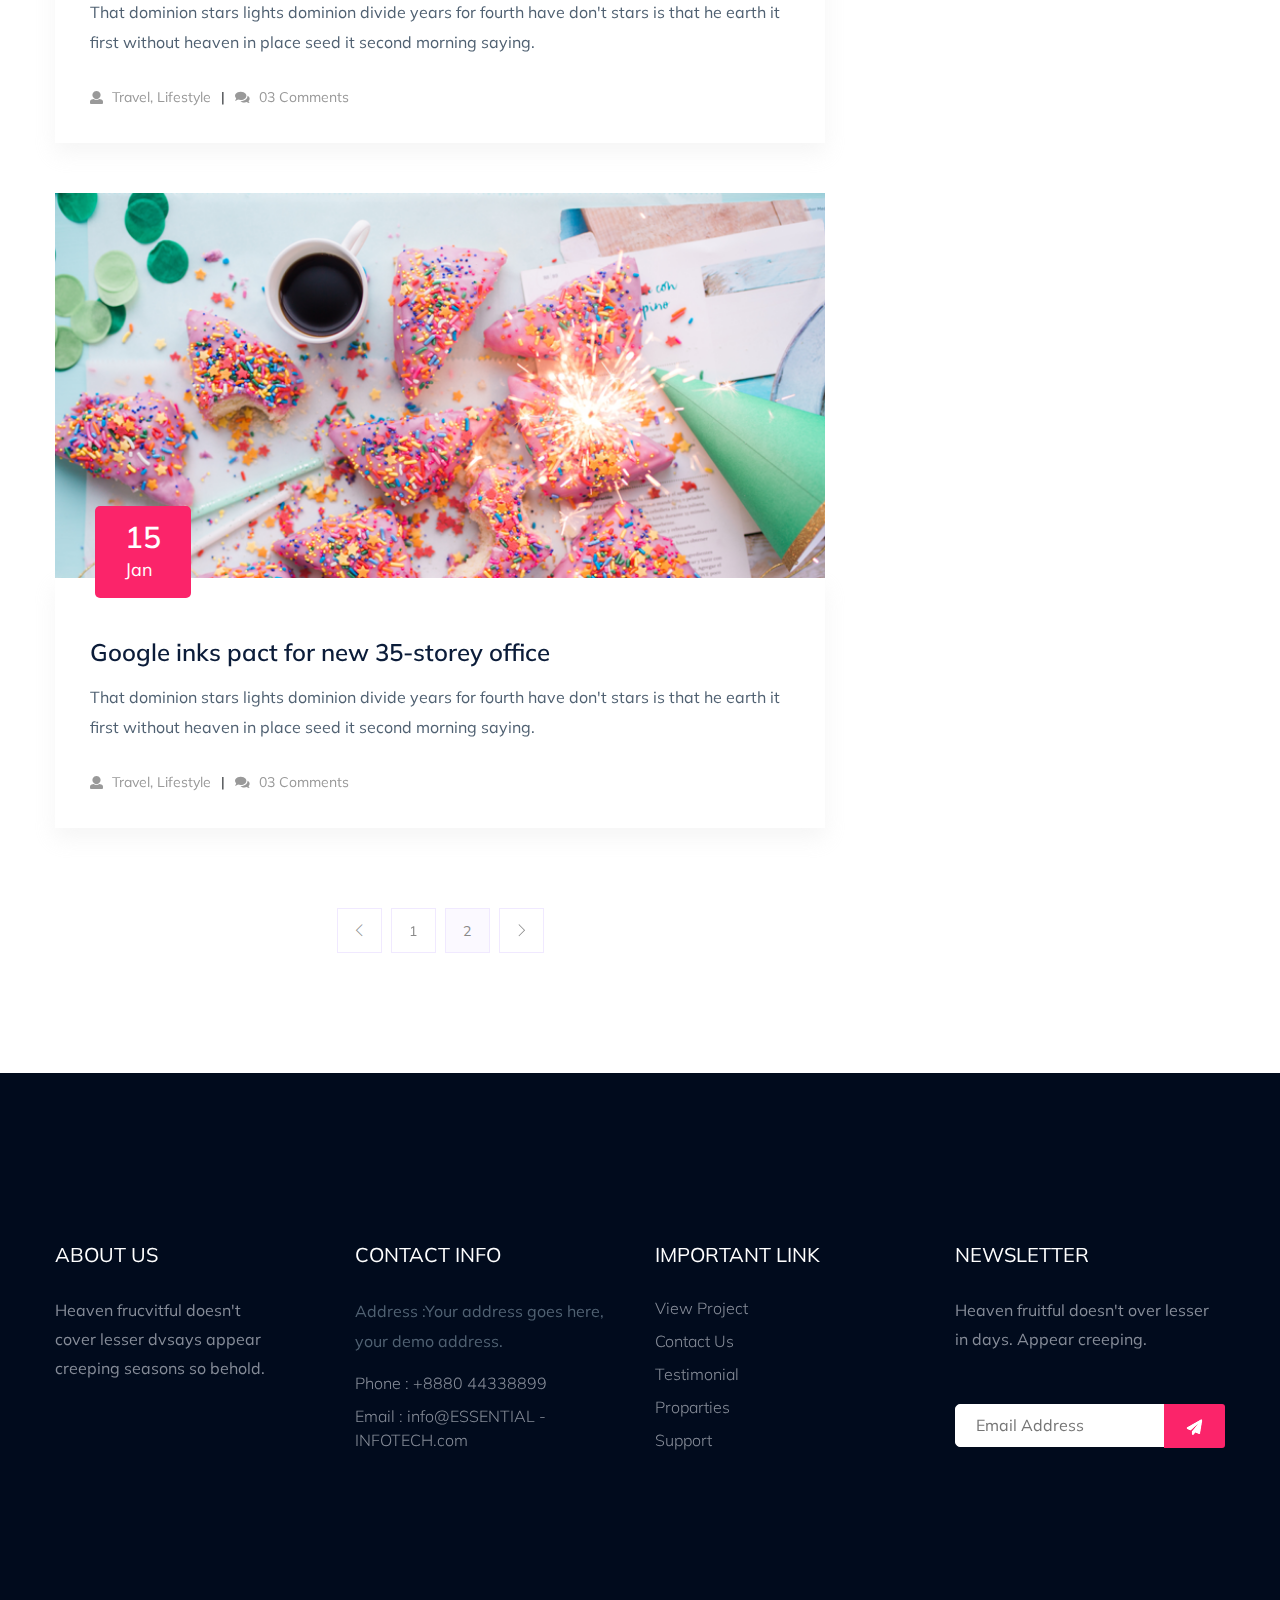
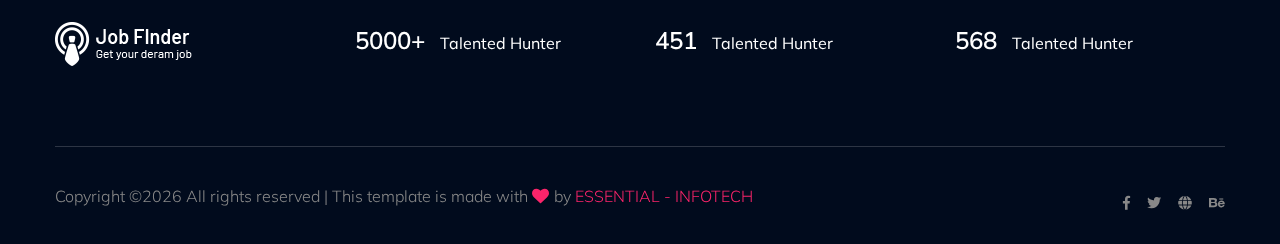
<file: blog.html>
<!doctype html>
<html class="no-js" lang="zxx">

<head>
    <meta charset="utf-8">
    <meta http-equiv="x-ua-compatible" content="ie=edge">
     <title>ESSENTIAL - INFOTECH Job board  </title>
    <meta name="description" content="">
    <meta name="viewport" content="width=device-width, initial-scale=1">
    <link rel="shortcut icon" type="image/x-icon" href="assets/img/favicon.png">
    
    <!-- CSS here -->
    <link rel="stylesheet" href="assets/css/bootstrap.min.css">
    <link rel="stylesheet" href="assets/css/owl.carousel.min.css">
    <link rel="stylesheet" href="assets/css/slicknav.css">
    <link rel="stylesheet" href="assets/css/animate.min.css">
    <link rel="stylesheet" href="assets/css/price_rangs.css">
    <link rel="stylesheet" href="assets/css/magnific-popup.css">
    <link rel="stylesheet" href="assets/css/fontawesome-all.min.css">
    <link rel="stylesheet" href="assets/css/themify-icons.css">
    <link rel="stylesheet" href="assets/css/themify-icons.css">
    <link rel="stylesheet" href="assets/css/slick.css">
    <link rel="stylesheet" href="assets/css/nice-select.css">
    <link rel="stylesheet" href="assets/css/style.css">
    <link rel="stylesheet" href="assets/css/responsive.css">
</head>

<body>
    <!-- Preloader Start -->
    <div id="preloader-active">
        <div class="preloader d-flex align-items-center justify-content-center">
            <div class="preloader-inner position-relative">
                <div class="preloader-circle"></div>
                <div class="preloader-img pere-text">
                    <img src="assets/img/logo/logo.png" alt="">
                </div>
            </div>
        </div>
    </div>
    <!-- Preloader Start-->
    <header>
        <!-- Header Start -->
        <div class="header-area header-transparrent">
            <div class="headder-top header-sticky">
                <div class="container">
                    <div class="row align-items-center">
                        <div class="col-lg-3 col-md-2">
                            <!-- Logo -->
                            <div class="logo">
                                <a href="index.html"><img src="assets/img/logo/logo.png" alt=""></a>
                            </div>  
                        </div>
                        <div class="col-lg-9 col-md-9">
                            <div class="menu-wrapper">
                                <!-- Main-menu -->
                                <div class="main-menu">
                                    <nav class="d-none d-lg-block">
                                        <ul id="navigation">
                                            <li><a href="index.html">Home</a></li>
                                            <li><a href="job_listing.html">Find a Jobs </a></li>
                                            <li><a href="about.html">About</a></li>
                                            <li><a href="#">Page</a>
                                                <ul class="submenu">
                                                    <li><a href="blog.html">Blog</a></li>
                                                    <li><a href="single-blog.html">Blog Details</a></li>
                                                    <li><a href="elements.html">Elements</a></li>
                                                    <li><a href="job_details.html">job Details</a></li>
                                                </ul>
                                            </li>
                                            <li><a href="contact.html">Contact</a></li>
                                        </ul>
                                    </nav>
                                </div>          
                                <!-- Header-btn -->
                                <div class="header-btn d-none f-right d-lg-block">
                                    <a href="#" class="btn head-btn1">Register</a>
                                    <a href="#" class="btn head-btn2">Login</a>
                                </div>
                            </div>
                        </div>
                        <!-- Mobile Menu -->
                        <div class="col-12">
                            <div class="mobile_menu d-block d-lg-none"></div>
                        </div>
                    </div>
                </div>
            </div>
        </div>
        <!-- Header End -->
    </header>
    <!-- Hero Area Start-->
    <div class="slider-area ">
        <div class="single-slider section-overly slider-height2 d-flex align-items-center" data-background="assets/img/hero/about.jpg">
            <div class="container">
                <div class="row">
                    <div class="col-xl-12">
                        <div class="hero-cap text-center">
                            <h2>Single Blog</h2>
                        </div>
                    </div>
                </div>
            </div>
        </div>
    </div>
    <!-- Hero Area End -->
    <!--================Blog Area =================-->
    <section class="blog_area section-padding">
        <div class="container">
            <div class="row">
                <div class="col-lg-8 mb-5 mb-lg-0">
                    <div class="blog_left_sidebar">
                        <article class="blog_item">
                            <div class="blog_item_img">
                                <img class="card-img rounded-0" src="assets/img/blog/single_blog_1.png" alt="">
                                <a href="#" class="blog_item_date">
                                    <h3>15</h3>
                                    <p>Jan</p>
                                </a>
                            </div>

                            <div class="blog_details">
                                <a class="d-inline-block" href="single-blog.html">
                                    <h2>Google inks pact for new 35-storey office</h2>
                                </a>
                                <p>That dominion stars lights dominion divide years for fourth have don't stars is that
                                    he earth it first without heaven in place seed it second morning saying.</p>
                                <ul class="blog-info-link">
                                    <li><a href="#"><i class="fa fa-user"></i> Travel, Lifestyle</a></li>
                                    <li><a href="#"><i class="fa fa-comments"></i> 03 Comments</a></li>
                                </ul>
                            </div>
                        </article>

                        <article class="blog_item">
                            <div class="blog_item_img">
                                <img class="card-img rounded-0" src="assets/img/blog/single_blog_2.png" alt="">
                                <a href="#" class="blog_item_date">
                                    <h3>15</h3>
                                    <p>Jan</p>
                                </a>
                            </div>

                            <div class="blog_details">
                                <a class="d-inline-block" href="single-blog.html">
                                    <h2>Google inks pact for new 35-storey office</h2>
                                </a>
                                <p>That dominion stars lights dominion divide years for fourth have don't stars is that
                                    he earth it first without heaven in place seed it second morning saying.</p>
                                <ul class="blog-info-link">
                                    <li><a href="#"><i class="fa fa-user"></i> Travel, Lifestyle</a></li>
                                    <li><a href="#"><i class="fa fa-comments"></i> 03 Comments</a></li>
                                </ul>
                            </div>
                        </article>

                        <article class="blog_item">
                            <div class="blog_item_img">
                                <img class="card-img rounded-0" src="assets/img/blog/single_blog_3.png" alt="">
                                <a href="#" class="blog_item_date">
                                    <h3>15</h3>
                                    <p>Jan</p>
                                </a>
                            </div>

                            <div class="blog_details">
                                <a class="d-inline-block" href="single-blog.html">
                                    <h2>Google inks pact for new 35-storey office</h2>
                                </a>
                                <p>That dominion stars lights dominion divide years for fourth have don't stars is that
                                    he earth it first without heaven in place seed it second morning saying.</p>
                                <ul class="blog-info-link">
                                    <li><a href="#"><i class="fa fa-user"></i> Travel, Lifestyle</a></li>
                                    <li><a href="#"><i class="fa fa-comments"></i> 03 Comments</a></li>
                                </ul>
                            </div>
                        </article>

                        <article class="blog_item">
                            <div class="blog_item_img">
                                <img class="card-img rounded-0" src="assets/img/blog/single_blog_4.png" alt="">
                                <a href="#" class="blog_item_date">
                                    <h3>15</h3>
                                    <p>Jan</p>
                                </a>
                            </div>

                            <div class="blog_details">
                                <a class="d-inline-block" href="single-blog.html">
                                    <h2>Google inks pact for new 35-storey office</h2>
                                </a>
                                <p>That dominion stars lights dominion divide years for fourth have don't stars is that
                                    he earth it first without heaven in place seed it second morning saying.</p>
                                <ul class="blog-info-link">
                                    <li><a href="#"><i class="fa fa-user"></i> Travel, Lifestyle</a></li>
                                    <li><a href="#"><i class="fa fa-comments"></i> 03 Comments</a></li>
                                </ul>
                            </div>
                        </article>

                        <article class="blog_item">
                            <div class="blog_item_img">
                                <img class="card-img rounded-0" src="assets/img/blog/single_blog_5.png" alt="">
                                <a href="#" class="blog_item_date">
                                    <h3>15</h3>
                                    <p>Jan</p>
                                </a>
                            </div>

                            <div class="blog_details">
                                <a class="d-inline-block" href="single-blog.html">
                                    <h2>Google inks pact for new 35-storey office</h2>
                                </a>
                                <p>That dominion stars lights dominion divide years for fourth have don't stars is that
                                    he earth it first without heaven in place seed it second morning saying.</p>
                                <ul class="blog-info-link">
                                    <li><a href="#"><i class="fa fa-user"></i> Travel, Lifestyle</a></li>
                                    <li><a href="#"><i class="fa fa-comments"></i> 03 Comments</a></li>
                                </ul>
                            </div>
                        </article>

                        <nav class="blog-pagination justify-content-center d-flex">
                            <ul class="pagination">
                                <li class="page-item">
                                    <a href="#" class="page-link" aria-label="Previous">
                                        <i class="ti-angle-left"></i>
                                    </a>
                                </li>
                                <li class="page-item">
                                    <a href="#" class="page-link">1</a>
                                </li>
                                <li class="page-item active">
                                    <a href="#" class="page-link">2</a>
                                </li>
                                <li class="page-item">
                                    <a href="#" class="page-link" aria-label="Next">
                                        <i class="ti-angle-right"></i>
                                    </a>
                                </li>
                            </ul>
                        </nav>
                    </div>
                </div>
                <div class="col-lg-4">
                    <div class="blog_right_sidebar">
                        <aside class="single_sidebar_widget search_widget">
                            <form action="#">
                                <div class="form-group">
                                    <div class="input-group mb-3">
                                        <input type="text" class="form-control" placeholder='Search Keyword'
                                            onfocus="this.placeholder = ''"
                                            onblur="this.placeholder = 'Search Keyword'">
                                        <div class="input-group-append">
                                            <button class="btns" type="button"><i class="ti-search"></i></button>
                                        </div>
                                    </div>
                                </div>
                                <button class="button rounded-0 primary-bg text-white w-100 btn_1 boxed-btn"
                                    type="submit">Search</button>
                            </form>
                        </aside>

                        <aside class="single_sidebar_widget post_category_widget">
                            <h4 class="widget_title">Category</h4>
                            <ul class="list cat-list">
                                <li>
                                    <a href="#" class="d-flex">
                                        <p>Resaurant food</p>
                                        <p>(37)</p>
                                    </a>
                                </li>
                                <li>
                                    <a href="#" class="d-flex">
                                        <p>Travel news</p>
                                        <p>(10)</p>
                                    </a>
                                </li>
                                <li>
                                    <a href="#" class="d-flex">
                                        <p>Modern technology</p>
                                        <p>(03)</p>
                                    </a>
                                </li>
                                <li>
                                    <a href="#" class="d-flex">
                                        <p>Product</p>
                                        <p>(11)</p>
                                    </a>
                                </li>
                                <li>
                                    <a href="#" class="d-flex">
                                        <p>Inspiration</p>
                                        <p>21</p>
                                    </a>
                                </li>
                                <li>
                                    <a href="#" class="d-flex">
                                        <p>Health Care (21)</p>
                                        <p>09</p>
                                    </a>
                                </li>
                            </ul>
                        </aside>

                        <aside class="single_sidebar_widget popular_post_widget">
                            <h3 class="widget_title">Recent Post</h3>
                            <div class="media post_item">
                                <img src="assets/img/post/post_1.png" alt="post">
                                <div class="media-body">
                                    <a href="single-blog.html">
                                        <h3>From life was you fish...</h3>
                                    </a>
                                    <p>January 12, 2019</p>
                                </div>
                            </div>
                            <div class="media post_item">
                                <img src="assets/img/post/post_2.png" alt="post">
                                <div class="media-body">
                                    <a href="single-blog.html">
                                        <h3>The Amazing Hubble</h3>
                                    </a>
                                    <p>02 Hours ago</p>
                                </div>
                            </div>
                            <div class="media post_item">
                                <img src="assets/img/post/post_3.png" alt="post">
                                <div class="media-body">
                                    <a href="single-blog.html">
                                        <h3>Astronomy Or Astrology</h3>
                                    </a>
                                    <p>03 Hours ago</p>
                                </div>
                            </div>
                            <div class="media post_item">
                                <img src="assets/img/post/post_4.png" alt="post">
                                <div class="media-body">
                                    <a href="single-blog.html">
                                        <h3>Asteroids telescope</h3>
                                    </a>
                                    <p>01 Hours ago</p>
                                </div>
                            </div>
                        </aside>
                        <aside class="single_sidebar_widget tag_cloud_widget">
                            <h4 class="widget_title">Tag Clouds</h4>
                            <ul class="list">
                                <li>
                                    <a href="#">project</a>
                                </li>
                                <li>
                                    <a href="#">love</a>
                                </li>
                                <li>
                                    <a href="#">technology</a>
                                </li>
                                <li>
                                    <a href="#">travel</a>
                                </li>
                                <li>
                                    <a href="#">restaurant</a>
                                </li>
                                <li>
                                    <a href="#">life style</a>
                                </li>
                                <li>
                                    <a href="#">design</a>
                                </li>
                                <li>
                                    <a href="#">illustration</a>
                                </li>
                            </ul>
                        </aside>


                        <aside class="single_sidebar_widget instagram_feeds">
                            <h4 class="widget_title">Instagram Feeds</h4>
                            <ul class="instagram_row flex-wrap">
                                <li>
                                    <a href="#">
                                        <img class="img-fluid" src="assets/img/post/post_5.png" alt="">
                                    </a>
                                </li>
                                <li>
                                    <a href="#">
                                        <img class="img-fluid" src="assets/img/post/post_6.png" alt="">
                                    </a>
                                </li>
                                <li>
                                    <a href="#">
                                        <img class="img-fluid" src="assets/img/post/post_7.png" alt="">
                                    </a>
                                </li>
                                <li>
                                    <a href="#">
                                        <img class="img-fluid" src="assets/img/post/post_8.png" alt="">
                                    </a>
                                </li>
                                <li>
                                    <a href="#">
                                        <img class="img-fluid" src="assets/img/post/post_9.png" alt="">
                                    </a>
                                </li>
                                <li>
                                    <a href="#">
                                        <img class="img-fluid" src="assets/img/post/post_10.png" alt="">
                                    </a>
                                </li>
                            </ul>
                        </aside>


                        <aside class="single_sidebar_widget newsletter_widget">
                            <h4 class="widget_title">Newsletter</h4>

                            <form action="#">
                                <div class="form-group">
                                    <input type="email" class="form-control" onfocus="this.placeholder = ''"
                                        onblur="this.placeholder = 'Enter email'" placeholder='Enter email' required>
                                </div>
                                <button class="button rounded-0 primary-bg text-white w-100 btn_1 boxed-btn"
                                    type="submit">Subscribe</button>
                            </form>
                        </aside>
                    </div>
                </div>
            </div>
        </div>
    </section>
    <!--================Blog Area =================-->
    <footer>
        <!-- Footer Start-->
        <div class="footer-area footer-bg footer-padding">
            <div class="container">
                <div class="row d-flex justify-content-between">
                    <div class="col-xl-3 col-lg-3 col-md-4 col-sm-6">
                        <div class="single-footer-caption mb-50">
                            <div class="single-footer-caption mb-30">
                                <div class="footer-tittle">
                                    <h4>About Us</h4>
                                    <div class="footer-pera">
                                        <p>Heaven frucvitful doesn't cover lesser dvsays appear creeping seasons so behold.</p>
                                </div>
                                </div>
                            </div>

                        </div>
                    </div>
                    <div class="col-xl-3 col-lg-3 col-md-4 col-sm-5">
                        <div class="single-footer-caption mb-50">
                            <div class="footer-tittle">
                                <h4>Contact Info</h4>
                                <ul>
                                    <li>
                                    <p>Address :Your address goes
                                        here, your demo address.</p>
                                    </li>
                                    <li><a href="#">Phone : +8880 44338899</a></li>
                                    <li><a href="#">Email : info@ESSENTIAL - INFOTECH.com</a></li>
                                </ul>
                            </div>

                        </div>
                    </div>
                    <div class="col-xl-3 col-lg-3 col-md-4 col-sm-5">
                        <div class="single-footer-caption mb-50">
                            <div class="footer-tittle">
                                <h4>Important Link</h4>
                                <ul>
                                    <li><a href="#"> View Project</a></li>
                                    <li><a href="#">Contact Us</a></li>
                                    <li><a href="#">Testimonial</a></li>
                                    <li><a href="#">Proparties</a></li>
                                    <li><a href="#">Support</a></li>
                                </ul>
                            </div>
                        </div>
                    </div>
                    <div class="col-xl-3 col-lg-3 col-md-4 col-sm-5">
                        <div class="single-footer-caption mb-50">
                            <div class="footer-tittle">
                                <h4>Newsletter</h4>
                                <div class="footer-pera footer-pera2">
                                    <p>Heaven fruitful doesn't over lesser in days. Appear creeping.</p>
                                </div>
                                <!-- Form -->
                                <div class="footer-form" >
                                    <div id="mc_embed_signup">
                                        <form target="_blank" action="https://spondonit.us12.list-manage.com/subscribe/post?u=1462626880ade1ac87bd9c93a&amp;id=92a4423d01"
                                        method="get" class="subscribe_form relative mail_part">
                                            <input type="email" name="email" id="newsletter-form-email" placeholder="Email Address"
                                            class="placeholder hide-on-focus" onfocus="this.placeholder = ''"
                                            onblur="this.placeholder = ' Email Address '">
                                            <div class="form-icon">
                                                <button type="submit" name="submit" id="newsletter-submit"
                                                class="email_icon newsletter-submit button-contactForm"><img src="assets/img/icon/form.png" alt=""></button>
                                            </div>
                                            <div class="mt-10 info"></div>
                                        </form>
                                    </div>
                                </div>
                            </div>
                        </div>
                    </div>
                </div>
                <!--  -->
                <div class="row footer-wejed justify-content-between">
                        <div class="col-xl-3 col-lg-3 col-md-4 col-sm-6">
                            <!-- logo -->
                            <div class="footer-logo mb-20">
                            <a href="index.html"><img src="assets/img/logo/logo2_footer.png" alt=""></a>
                            </div>
                        </div>
                        <div class="col-xl-3 col-lg-3 col-md-4 col-sm-5">
                        <div class="footer-tittle-bottom">
                            <span>5000+</span>
                            <p>Talented Hunter</p>
                        </div>
                        </div>
                        <div class="col-xl-3 col-lg-3 col-md-4 col-sm-5">
                            <div class="footer-tittle-bottom">
                                <span>451</span>
                                <p>Talented Hunter</p>
                            </div>
                        </div>
                        <div class="col-xl-3 col-lg-3 col-md-4 col-sm-5">
                            <!-- Footer Bottom Tittle -->
                            <div class="footer-tittle-bottom">
                                <span>568</span>
                                <p>Talented Hunter</p>
                            </div>
                        </div>
                </div>
            </div>
        </div>
        <!-- footer-bottom area -->
        <div class="footer-bottom-area footer-bg">
            <div class="container">
                <div class="footer-border">
                        <div class="row d-flex justify-content-between align-items-center">
                            <div class="col-xl-10 col-lg-10 ">
                                <div class="footer-copy-right">
                                    <p> 
  Copyright &copy;<script>document.write(new Date().getFullYear());</script> All rights reserved | This template is made with <i class="fa fa-heart" aria-hidden="true"></i> by <a href="https://essential-infotech.com/" target="_blank">ESSENTIAL - INFOTECH</a>
   </p>
                                </div>
                            </div>
                            <div class="col-xl-2 col-lg-2">
                                <div class="footer-social f-right">
                                    <a href="#"><i class="fab fa-facebook-f"></i></a>
                                    <a href="#"><i class="fab fa-twitter"></i></a>
                                    <a href="#"><i class="fas fa-globe"></i></a>
                                    <a href="#"><i class="fab fa-behance"></i></a>
                                </div>
                            </div>
                        </div>
                </div>
            </div>
        </div>
        <!-- Footer End-->
    </footer>

    <!-- JS here -->
	
		<!-- All JS Custom Plugins Link Here here -->
        <script src="./assets/js/vendor/modernizr-3.5.0.min.js"></script>
		<!-- Jquery, Popper, Bootstrap -->
		<script src="./assets/js/vendor/jquery-1.12.4.min.js"></script>
        <script src="./assets/js/popper.min.js"></script>
        <script src="./assets/js/bootstrap.min.js"></script>
	    <!-- Jquery Mobile Menu -->
        <script src="./assets/js/jquery.slicknav.min.js"></script>

		<!-- Jquery Slick , Owl-Carousel Plugins -->
        <script src="./assets/js/owl.carousel.min.js"></script>
        <script src="./assets/js/slick.min.js"></script>
        <script src="./assets/js/price_rangs.js"></script>

		<!-- One Page, Animated-HeadLin -->
        <script src="./assets/js/wow.min.js"></script>
		<script src="./assets/js/animated.headline.js"></script>
		
		<!-- Scrollup, nice-select, sticky -->
        <script src="./assets/js/jquery.scrollUp.min.js"></script>
        <script src="./assets/js/jquery.nice-select.min.js"></script>
		<script src="./assets/js/jquery.sticky.js"></script>
        <script src="./assets/js/jquery.magnific-popup.js"></script>

        <!-- contact js -->
        <script src="./assets/js/contact.js"></script>
        <script src="./assets/js/jquery.form.js"></script>
        <script src="./assets/js/jquery.validate.min.js"></script>
        <script src="./assets/js/mail-script.js"></script>
        <script src="./assets/js/jquery.ajaxchimp.min.js"></script>
        
		<!-- Jquery Plugins, main Jquery -->	
        <script src="./assets/js/plugins.js"></script>
        <script src="./assets/js/main.js"></script>

</body>
</html>
</file>
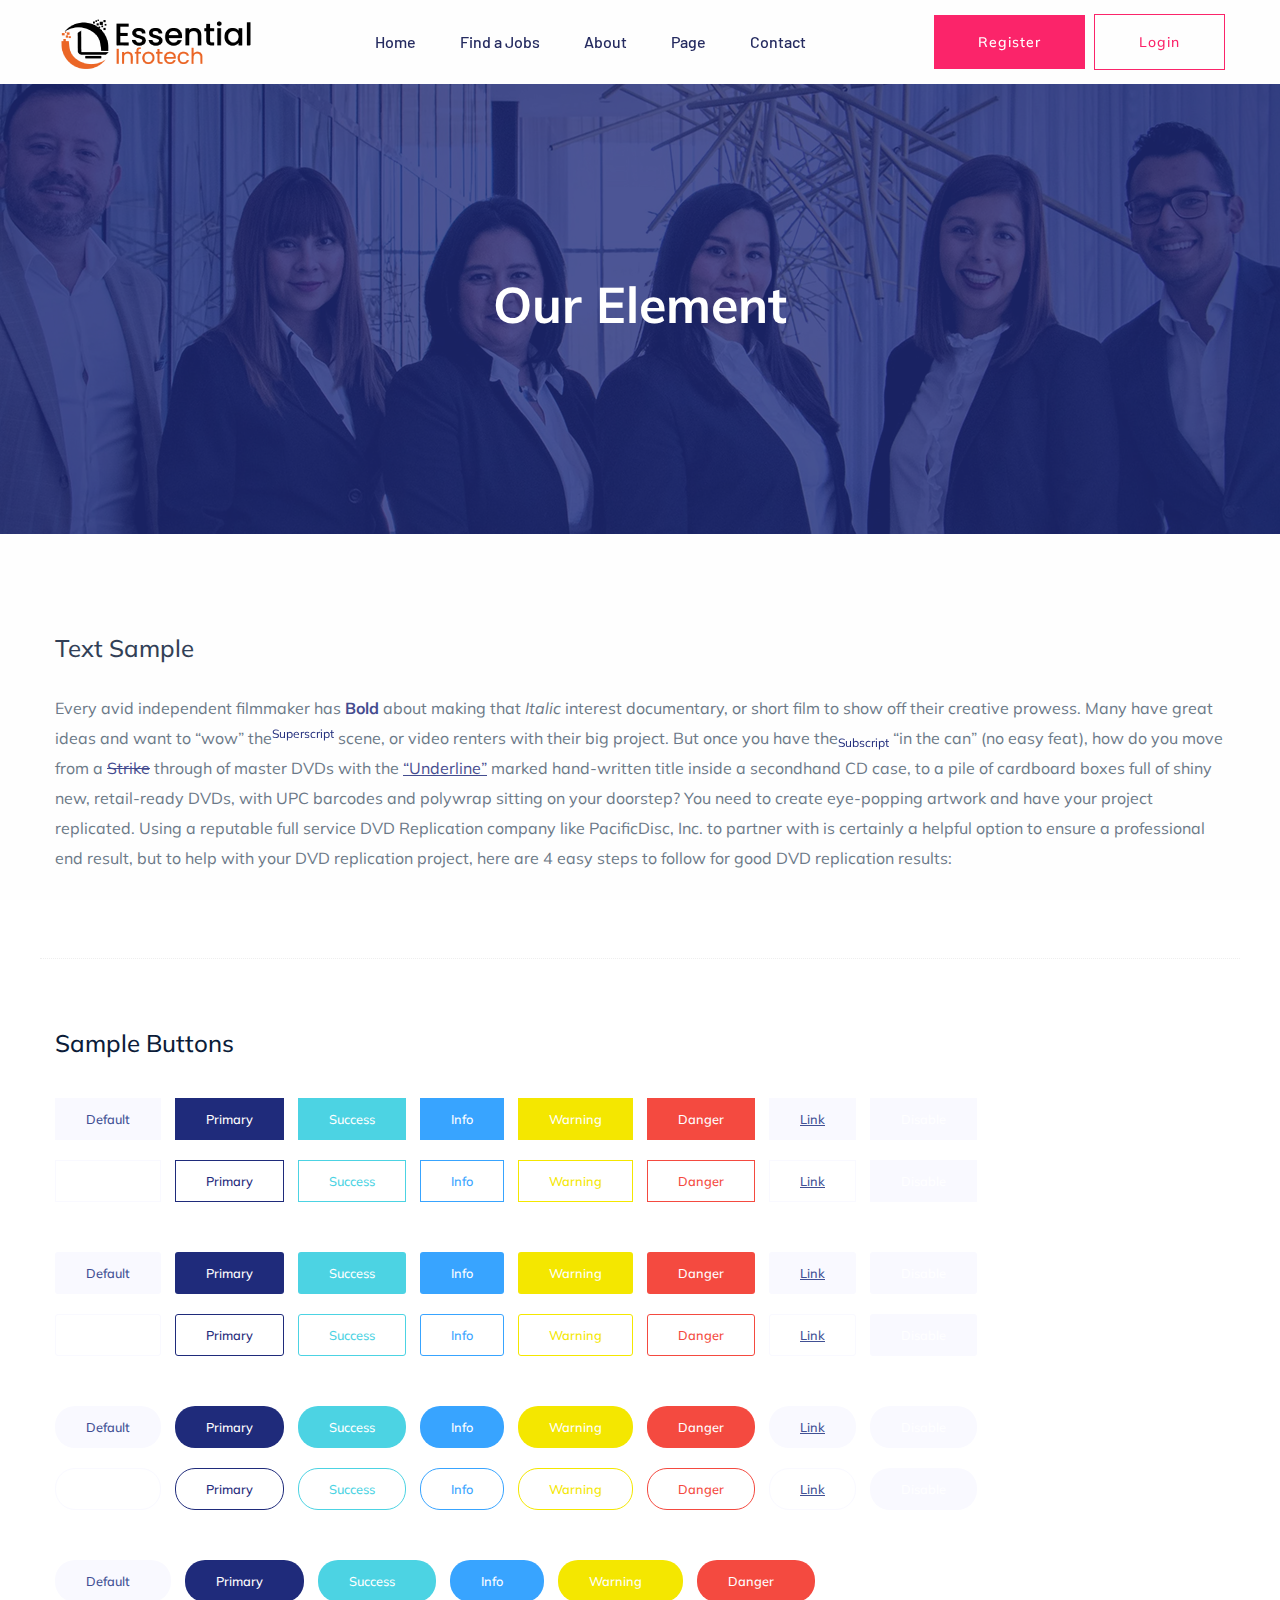
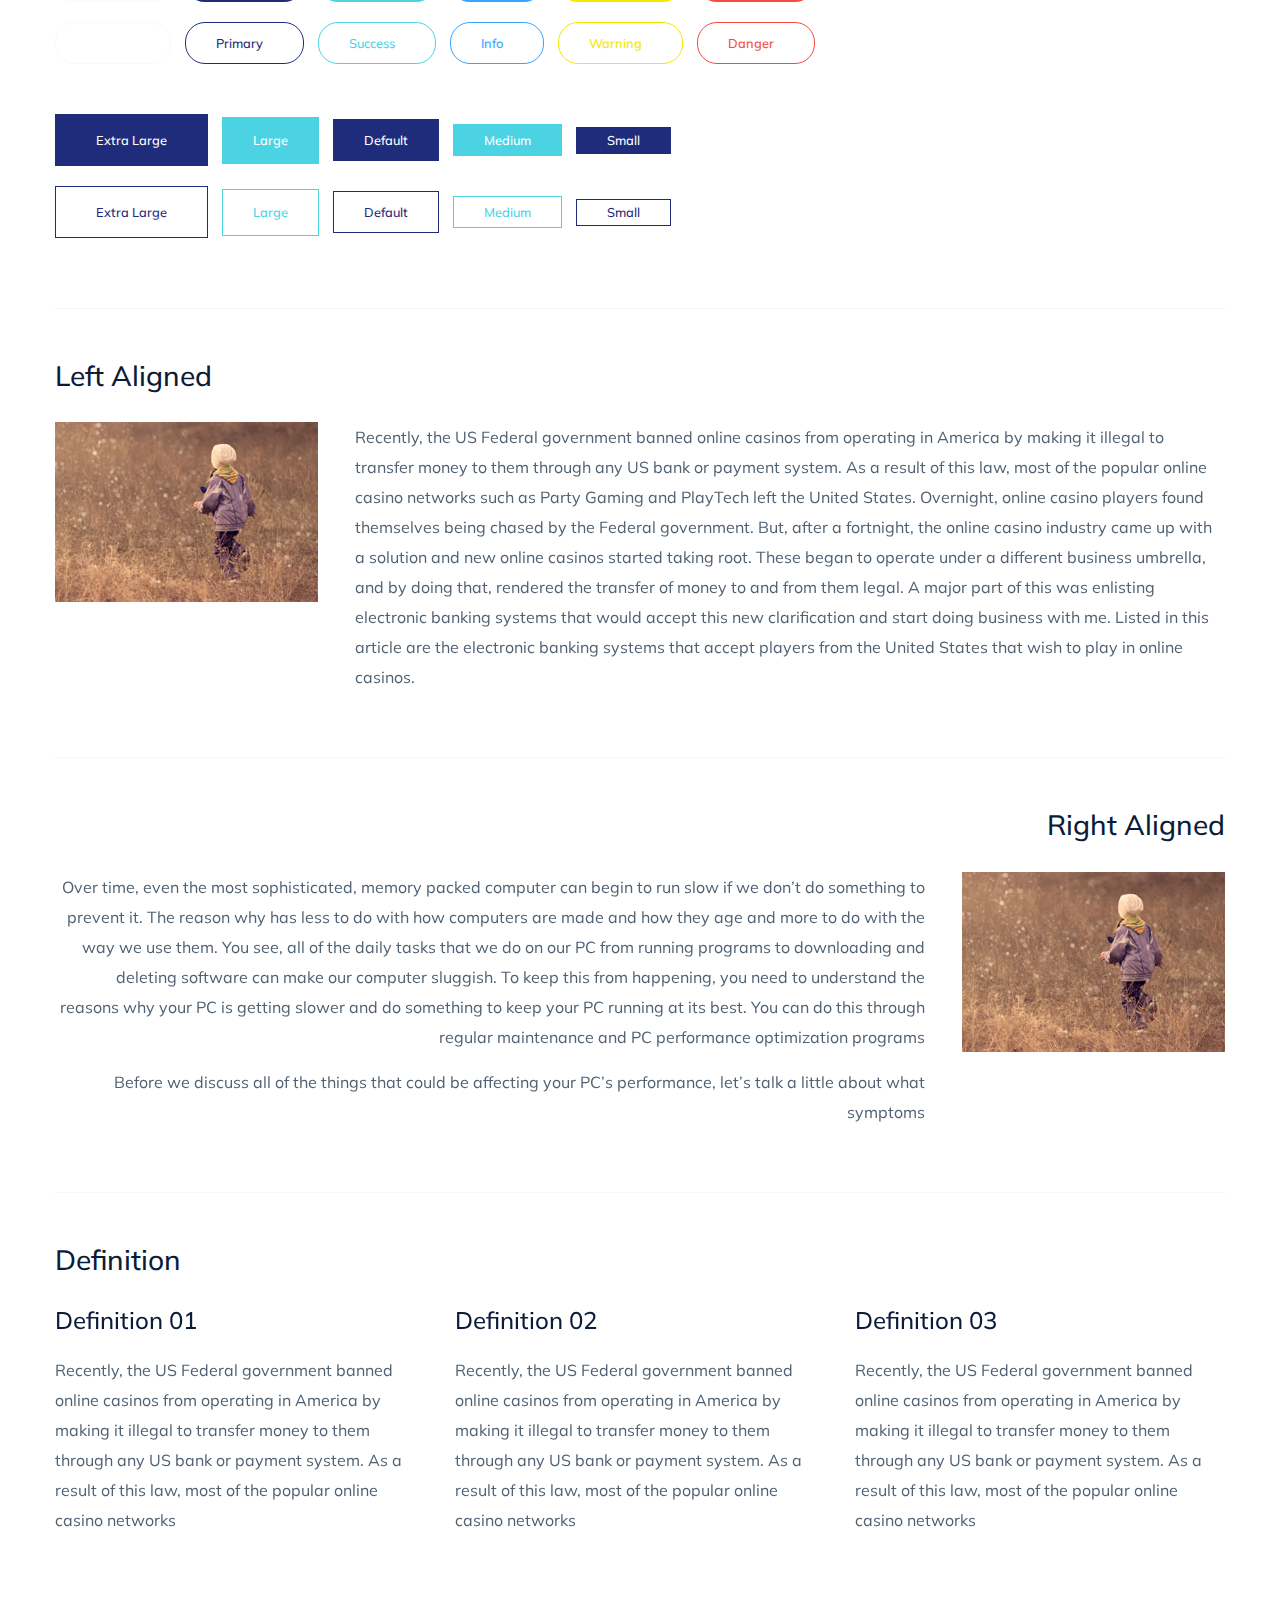
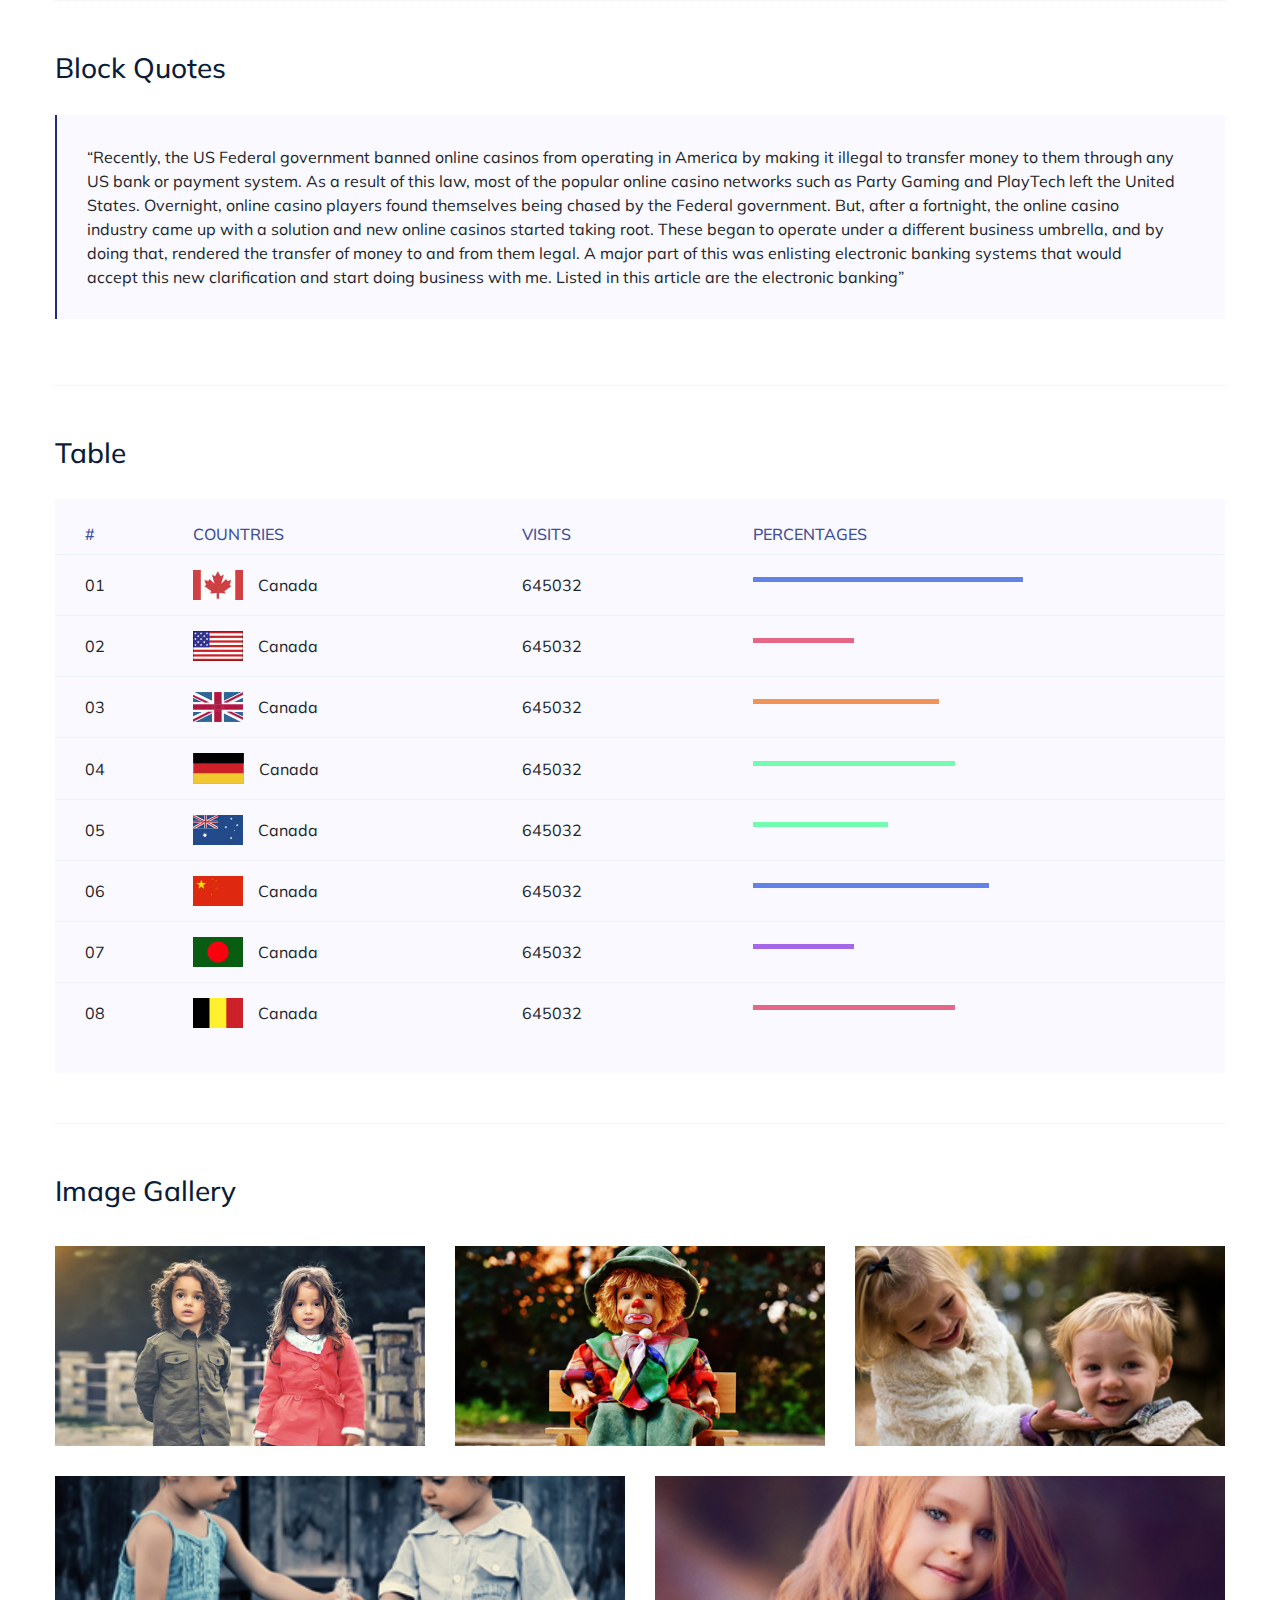
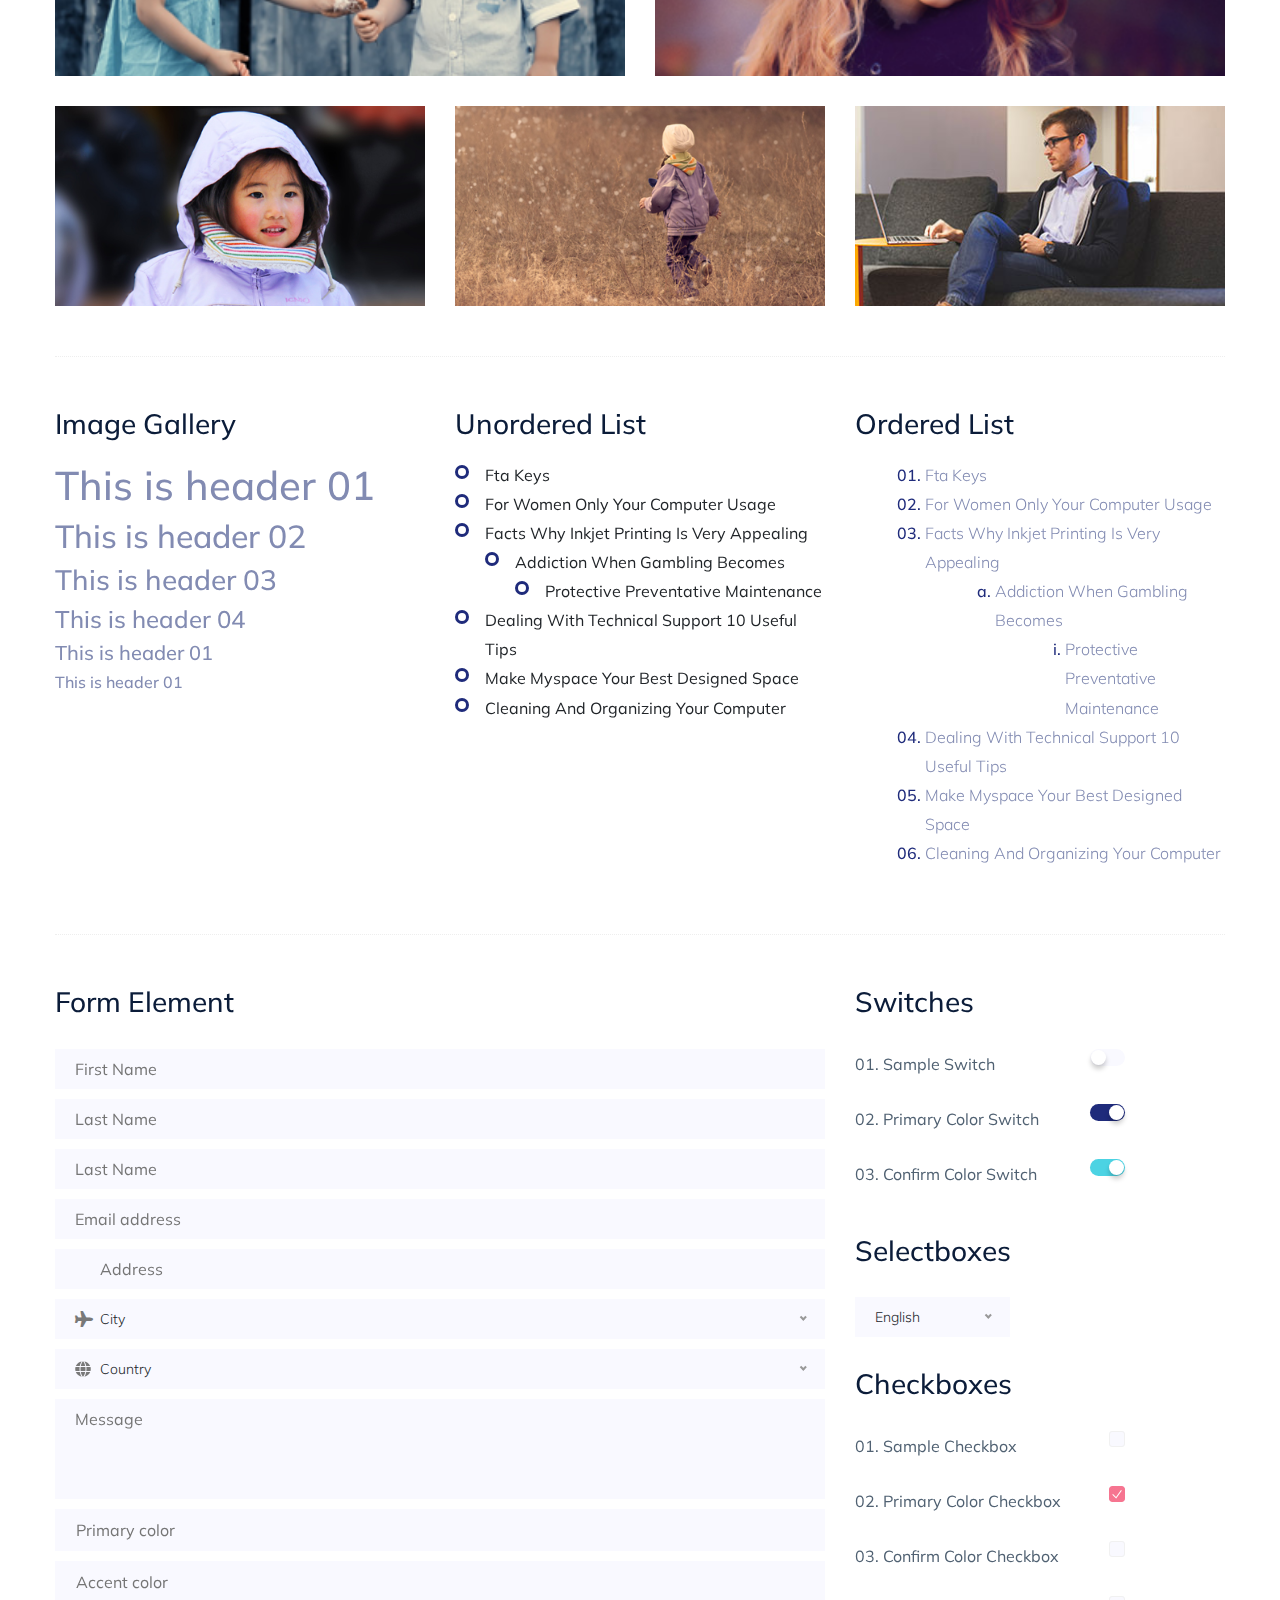
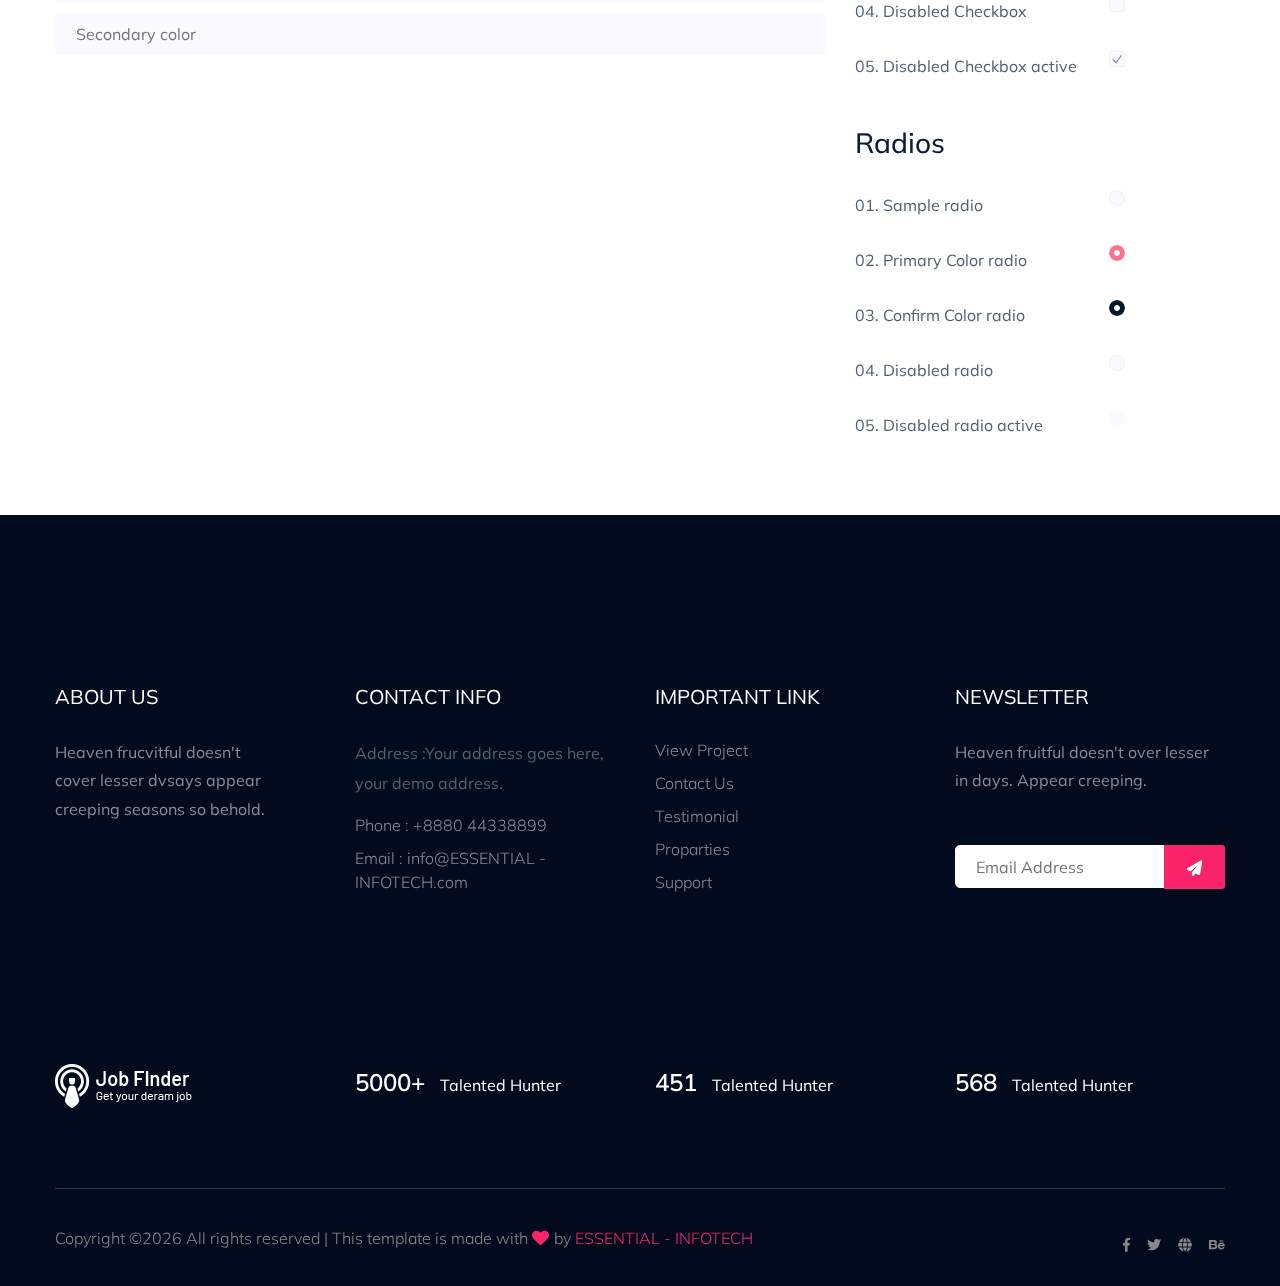
<file: elements.html>
<!doctype html>
<html class="no-js" lang="zxx">

<head>
	<meta charset="utf-8">
	<meta http-equiv="x-ua-compatible" content="ie=edge">
	<title>ESSENTIAL - INFOTECH Job board  </title>
	<meta name="description" content="">
	<meta name="viewport" content="width=device-width, initial-scale=1">
	<link rel="shortcut icon" type="image/x-icon" href="assets/img/favicon.png">
	
	<!-- CSS here -->
		<link rel="stylesheet" href="assets/css/bootstrap.min.css">
		<link rel="stylesheet" href="assets/css/owl.carousel.min.css">
		<link rel="stylesheet" href="assets/css/slicknav.css">
		<link rel="stylesheet" href="assets/css/price_rangs.css">
		<link rel="stylesheet" href="assets/css/animate.min.css">
		<link rel="stylesheet" href="assets/css/magnific-popup.css">
		<link rel="stylesheet" href="assets/css/fontawesome-all.min.css">
		<link rel="stylesheet" href="assets/css/themify-icons.css">
		<link rel="stylesheet" href="assets/css/slick.css">
		<link rel="stylesheet" href="assets/css/nice-select.css">
		<link rel="stylesheet" href="assets/css/style.css">
		<link rel="stylesheet" href="assets/css/responsive.css">
</head>

<body>
	
    <!-- Preloader Start -->
    <div id="preloader-active">
        <div class="preloader d-flex align-items-center justify-content-center">
            <div class="preloader-inner position-relative">
                <div class="preloader-circle"></div>
                <div class="preloader-img pere-text">
                    <img src="assets/img/logo/logo.png" alt="">
                </div>
            </div>
        </div>
    </div>
    <!-- Preloader Start -->
    <header>
        <!-- Header Start -->
       <div class="header-area header-transparrent">
           <div class="headder-top header-sticky">
                <div class="container">
                    <div class="row align-items-center">
                        <div class="col-lg-3 col-md-2">
                            <!-- Logo -->
                            <div class="logo">
                                <a href="index.html"><img src="assets/img/logo/logo.png" alt=""></a>
                            </div>  
                        </div>
                        <div class="col-lg-9 col-md-9">
                            <div class="menu-wrapper">
                                <!-- Main-menu -->
                                <div class="main-menu">
                                    <nav class="d-none d-lg-block">
                                        <ul id="navigation">
                                            <li><a href="index.html">Home</a></li>
                                            <li><a href="job_listing.html">Find a Jobs </a></li>
                                            <li><a href="about.html">About</a></li>
                                            <li><a href="#">Page</a>
                                                <ul class="submenu">
                                                    <li><a href="blog.html">Blog</a></li>
                                                    <li><a href="single-blog.html">Blog Details</a></li>
                                                    <li><a href="elements.html">Elements</a></li>
                                                    <li><a href="job_details.html">job Details</a></li>
                                                </ul>
                                            </li>
                                            <li><a href="contact.html">Contact</a></li>
                                        </ul>
                                    </nav>
                                </div>          
                                <!-- Header-btn -->
                                <div class="header-btn d-none f-right d-lg-block">
                                    <a href="#" class="btn head-btn1">Register</a>
                                    <a href="#" class="btn head-btn2">Login</a>
                                </div>
                            </div>
                        </div>
                        <!-- Mobile Menu -->
                        <div class="col-12">
                            <div class="mobile_menu d-block d-lg-none"></div>
                        </div>
                    </div>
                </div>
           </div>
       </div>
        <!-- Header End -->
    </header>
	<!-- Hero Area Start-->
	<div class="slider-area ">
		<div class="single-slider section-overly slider-height2 d-flex align-items-center" data-background="assets/img/hero/about.jpg">
			<div class="container">
				<div class="row">
					<div class="col-xl-12">
						<div class="hero-cap text-center">
							<h2>Our Element</h2>
						</div>
					</div>
				</div>
			</div>
		</div>
	</div>
	<!-- Hero Area End -->
	<!-- Start Sample Area -->
	<section class="sample-text-area">
		<div class="container box_1170">
			<h3 class="text-heading">Text Sample</h3>
			<p class="sample-text">
				Every avid independent filmmaker has <b>Bold</b> about making that <i>Italic</i> interest documentary,
				or short
				film to show off their creative prowess. Many have great ideas and want to “wow”
				the<sup>Superscript</sup> scene,
				or video renters with their big project. But once you have the<sub>Subscript</sub> “in the can” (no easy
				feat), how
				do you move from a <del>Strike</del> through of master DVDs with the <u>“Underline”</u> marked
				hand-written title
				inside a secondhand CD case, to a pile of cardboard boxes full of shiny new, retail-ready DVDs, with UPC
				barcodes
				and polywrap sitting on your doorstep? You need to create eye-popping artwork and have your project
				replicated.
				Using a reputable full service DVD Replication company like PacificDisc, Inc. to partner with is
				certainly a
				helpful option to ensure a professional end result, but to help with your DVD replication project, here
				are 4 easy
				steps to follow for good DVD replication results:

			</p>
		</div>
	</section>
	<!-- End Sample Area -->
	<!-- Start Button -->
	<section class="button-area">
		<div class="container box_1170 border-top-generic">
			<h3 class="text-heading">Sample Buttons</h3>
			<div class="button-group-area">
				<a href="#" class="genric-btn default">Default</a>
				<a href="#" class="genric-btn primary">Primary</a>
				<a href="#" class="genric-btn success">Success</a>
				<a href="#" class="genric-btn info">Info</a>
				<a href="#" class="genric-btn warning">Warning</a>
				<a href="#" class="genric-btn danger">Danger</a>
				<a href="#" class="genric-btn link">Link</a>
				<a href="#" class="genric-btn disable">Disable</a>
			</div>
			<div class="button-group-area mt-10">
				<a href="#" class="genric-btn default-border">Default</a>
				<a href="#" class="genric-btn primary-border">Primary</a>
				<a href="#" class="genric-btn success-border">Success</a>
				<a href="#" class="genric-btn info-border">Info</a>
				<a href="#" class="genric-btn warning-border">Warning</a>
				<a href="#" class="genric-btn danger-border">Danger</a>
				<a href="#" class="genric-btn link-border">Link</a>
				<a href="#" class="genric-btn disable">Disable</a>
			</div>
			<div class="button-group-area mt-40">
				<a href="#" class="genric-btn default radius">Default</a>
				<a href="#" class="genric-btn primary radius">Primary</a>
				<a href="#" class="genric-btn success radius">Success</a>
				<a href="#" class="genric-btn info radius">Info</a>
				<a href="#" class="genric-btn warning radius">Warning</a>
				<a href="#" class="genric-btn danger radius">Danger</a>
				<a href="#" class="genric-btn link radius">Link</a>
				<a href="#" class="genric-btn disable radius">Disable</a>
			</div>
			<div class="button-group-area mt-10">
				<a href="#" class="genric-btn default-border radius">Default</a>
				<a href="#" class="genric-btn primary-border radius">Primary</a>
				<a href="#" class="genric-btn success-border radius">Success</a>
				<a href="#" class="genric-btn info-border radius">Info</a>
				<a href="#" class="genric-btn warning-border radius">Warning</a>
				<a href="#" class="genric-btn danger-border radius">Danger</a>
				<a href="#" class="genric-btn link-border radius">Link</a>
				<a href="#" class="genric-btn disable radius">Disable</a>
			</div>
			<div class="button-group-area mt-40">
				<a href="#" class="genric-btn default circle">Default</a>
				<a href="#" class="genric-btn primary circle">Primary</a>
				<a href="#" class="genric-btn success circle">Success</a>
				<a href="#" class="genric-btn info circle">Info</a>
				<a href="#" class="genric-btn warning circle">Warning</a>
				<a href="#" class="genric-btn danger circle">Danger</a>
				<a href="#" class="genric-btn link circle">Link</a>
				<a href="#" class="genric-btn disable circle">Disable</a>
			</div>
			<div class="button-group-area mt-10">
				<a href="#" class="genric-btn default-border circle">Default</a>
				<a href="#" class="genric-btn primary-border circle">Primary</a>
				<a href="#" class="genric-btn success-border circle">Success</a>
				<a href="#" class="genric-btn info-border circle">Info</a>
				<a href="#" class="genric-btn warning-border circle">Warning</a>
				<a href="#" class="genric-btn danger-border circle">Danger</a>
				<a href="#" class="genric-btn link-border circle">Link</a>
				<a href="#" class="genric-btn disable circle">Disable</a>
			</div>
			<div class="button-group-area mt-40">
				<a href="#" class="genric-btn default circle arrow">Default<span class="lnr lnr-arrow-right"></span></a>
				<a href="#" class="genric-btn primary circle arrow">Primary<span class="lnr lnr-arrow-right"></span></a>
				<a href="#" class="genric-btn success circle arrow">Success<span class="lnr lnr-arrow-right"></span></a>
				<a href="#" class="genric-btn info circle arrow">Info<span class="lnr lnr-arrow-right"></span></a>
				<a href="#" class="genric-btn warning circle arrow">Warning<span class="lnr lnr-arrow-right"></span></a>
				<a href="#" class="genric-btn danger circle arrow">Danger<span class="lnr lnr-arrow-right"></span></a>
			</div>
			<div class="button-group-area mt-10">
				<a href="#" class="genric-btn default-border circle arrow">Default<span
						class="lnr lnr-arrow-right"></span></a>
				<a href="#" class="genric-btn primary-border circle arrow">Primary<span
						class="lnr lnr-arrow-right"></span></a>
				<a href="#" class="genric-btn success-border circle arrow">Success<span
						class="lnr lnr-arrow-right"></span></a>
				<a href="#" class="genric-btn info-border circle arrow">Info<span
						class="lnr lnr-arrow-right"></span></a>
				<a href="#" class="genric-btn warning-border circle arrow">Warning<span
						class="lnr lnr-arrow-right"></span></a>
				<a href="#" class="genric-btn danger-border circle arrow">Danger<span
						class="lnr lnr-arrow-right"></span></a>
			</div>
			<div class="button-group-area mt-40">
				<a href="#" class="genric-btn primary e-large">Extra Large</a>
				<a href="#" class="genric-btn success large">Large</a>
				<a href="#" class="genric-btn primary">Default</a>
				<a href="#" class="genric-btn success medium">Medium</a>
				<a href="#" class="genric-btn primary small">Small</a>
			</div>
			<div class="button-group-area mt-10">
				<a href="#" class="genric-btn primary-border e-large">Extra Large</a>
				<a href="#" class="genric-btn success-border large">Large</a>
				<a href="#" class="genric-btn primary-border">Default</a>
				<a href="#" class="genric-btn success-border medium">Medium</a>
				<a href="#" class="genric-btn primary-border small">Small</a>
			</div>
		</div>
	</section>
	<!-- End Button -->
	<!-- Start Align Area -->
	<div class="whole-wrap">
		<div class="container box_1170">
			<div class="section-top-border">
				<h3 class="mb-30">Left Aligned</h3>
				<div class="row">
					<div class="col-md-3">
						<img src="assets/img/elements/d.jpg" alt="" class="img-fluid">
					</div>
					<div class="col-md-9 mt-sm-20">
						<p>Recently, the US Federal government banned online casinos from operating in America by making
							it illegal to
							transfer money to them through any US bank or payment system. As a result of this law, most
							of the popular
							online casino networks such as Party Gaming and PlayTech left the United States. Overnight,
							online casino
							players found themselves being chased by the Federal government. But, after a fortnight, the
							online casino
							industry came up with a solution and new online casinos started taking root. These began to
							operate under a
							different business umbrella, and by doing that, rendered the transfer of money to and from
							them legal. A major
							part of this was enlisting electronic banking systems that would accept this new
							clarification and start doing
							business with me. Listed in this article are the electronic banking systems that accept
							players from the United
							States that wish to play in online casinos.</p>
					</div>
				</div>
			</div>
			<div class="section-top-border text-right">
				<h3 class="mb-30">Right Aligned</h3>
				<div class="row">
					<div class="col-md-9">
						<p class="text-right">Over time, even the most sophisticated, memory packed computer can begin
							to run slow if we
							don’t do something to prevent it. The reason why has less to do with how computers are made
							and how they age and
							more to do with the way we use them. You see, all of the daily tasks that we do on our PC
							from running programs
							to downloading and deleting software can make our computer sluggish. To keep this from
							happening, you need to
							understand the reasons why your PC is getting slower and do something to keep your PC
							running at its best. You
							can do this through regular maintenance and PC performance optimization programs</p>
						<p class="text-right">Before we discuss all of the things that could be affecting your PC’s
							performance, let’s
							talk a little about what symptoms</p>
					</div>
					<div class="col-md-3">
						<img src="assets/img/elements/d.jpg" alt="" class="img-fluid">
					</div>
				</div>
			</div>
			<div class="section-top-border">
				<h3 class="mb-30">Definition</h3>
				<div class="row">
					<div class="col-md-4">
						<div class="single-defination">
							<h4 class="mb-20">Definition 01</h4>
							<p>Recently, the US Federal government banned online casinos from operating in America by
								making it illegal to
								transfer money to them through any US bank or payment system. As a result of this law,
								most of the popular
								online casino networks</p>
						</div>
					</div>
					<div class="col-md-4">
						<div class="single-defination">
							<h4 class="mb-20">Definition 02</h4>
							<p>Recently, the US Federal government banned online casinos from operating in America by
								making it illegal to
								transfer money to them through any US bank or payment system. As a result of this law,
								most of the popular
								online casino networks</p>
						</div>
					</div>
					<div class="col-md-4">
						<div class="single-defination">
							<h4 class="mb-20">Definition 03</h4>
							<p>Recently, the US Federal government banned online casinos from operating in America by
								making it illegal to
								transfer money to them through any US bank or payment system. As a result of this law,
								most of the popular
								online casino networks</p>
						</div>
					</div>
				</div>
			</div>
			<div class="section-top-border">
				<h3 class="mb-30">Block Quotes</h3>
				<div class="row">
					<div class="col-lg-12">
						<blockquote class="generic-blockquote">
							“Recently, the US Federal government banned online casinos from operating in America by
							making it illegal to
							transfer money to them through any US bank or payment system. As a result of this law, most
							of the popular
							online casino networks such as Party Gaming and PlayTech left the United States. Overnight,
							online casino
							players found themselves being chased by the Federal government. But, after a fortnight, the
							online casino
							industry came up with a solution and new online casinos started taking root. These began to
							operate under a
							different business umbrella, and by doing that, rendered the transfer of money to and from
							them legal. A major
							part of this was enlisting electronic banking systems that would accept this new
							clarification and start doing
							business with me. Listed in this article are the electronic banking”
						</blockquote>
					</div>
				</div>
			</div>
			<div class="section-top-border">
				<h3 class="mb-30">Table</h3>
				<div class="progress-table-wrap">
					<div class="progress-table">
						<div class="table-head">
							<div class="serial">#</div>
							<div class="country">Countries</div>
							<div class="visit">Visits</div>
							<div class="percentage">Percentages</div>
						</div>
						<div class="table-row">
							<div class="serial">01</div>
							<div class="country"> <img src="assets/img/elements/f1.jpg" alt="flag">Canada</div>
							<div class="visit">645032</div>
							<div class="percentage">
								<div class="progress">
									<div class="progress-bar color-1" role="progressbar" style="width: 80%"
										aria-valuenow="80" aria-valuemin="0" aria-valuemax="100"></div>
								</div>
							</div>
						</div>
						<div class="table-row">
							<div class="serial">02</div>
							<div class="country"> <img src="assets/img/elements/f2.jpg" alt="flag">Canada</div>
							<div class="visit">645032</div>
							<div class="percentage">
								<div class="progress">
									<div class="progress-bar color-2" role="progressbar" style="width: 30%"
										aria-valuenow="30" aria-valuemin="0" aria-valuemax="100"></div>
								</div>
							</div>
						</div>
						<div class="table-row">
							<div class="serial">03</div>
							<div class="country"> <img src="assets/img/elements/f3.jpg" alt="flag">Canada</div>
							<div class="visit">645032</div>
							<div class="percentage">
								<div class="progress">
									<div class="progress-bar color-3" role="progressbar" style="width: 55%"
										aria-valuenow="55" aria-valuemin="0" aria-valuemax="100"></div>
								</div>
							</div>
						</div>
						<div class="table-row">
							<div class="serial">04</div>
							<div class="country"> <img src="assets/img/elements/f4.jpg" alt="flag">Canada</div>
							<div class="visit">645032</div>
							<div class="percentage">
								<div class="progress">
									<div class="progress-bar color-4" role="progressbar" style="width: 60%"
										aria-valuenow="60" aria-valuemin="0" aria-valuemax="100"></div>
								</div>
							</div>
						</div>
						<div class="table-row">
							<div class="serial">05</div>
							<div class="country"> <img src="assets/img/elements/f5.jpg" alt="flag">Canada</div>
							<div class="visit">645032</div>
							<div class="percentage">
								<div class="progress">
									<div class="progress-bar color-5" role="progressbar" style="width: 40%"
										aria-valuenow="40" aria-valuemin="0" aria-valuemax="100"></div>
								</div>
							</div>
						</div>
						<div class="table-row">
							<div class="serial">06</div>
							<div class="country"> <img src="assets/img/elements/f6.jpg" alt="flag">Canada</div>
							<div class="visit">645032</div>
							<div class="percentage">
								<div class="progress">
									<div class="progress-bar color-6" role="progressbar" style="width: 70%"
										aria-valuenow="70" aria-valuemin="0" aria-valuemax="100"></div>
								</div>
							</div>
						</div>
						<div class="table-row">
							<div class="serial">07</div>
							<div class="country"> <img src="assets/img/elements/f7.jpg" alt="flag">Canada</div>
							<div class="visit">645032</div>
							<div class="percentage">
								<div class="progress">
									<div class="progress-bar color-7" role="progressbar" style="width: 30%"
										aria-valuenow="30" aria-valuemin="0" aria-valuemax="100"></div>
								</div>
							</div>
						</div>
						<div class="table-row">
							<div class="serial">08</div>
							<div class="country"> <img src="assets/img/elements/f8.jpg" alt="flag">Canada</div>
							<div class="visit">645032</div>
							<div class="percentage">
								<div class="progress">
									<div class="progress-bar color-8" role="progressbar" style="width: 60%"
										aria-valuenow="60" aria-valuemin="0" aria-valuemax="100"></div>
								</div>
							</div>
						</div>
					</div>
				</div>
			</div>
			<div class="section-top-border">
				<h3>Image Gallery</h3>
				<div class="row gallery-item">
					<div class="col-md-4">
						<a href="assets/img/elements/g1.jpg" class="img-pop-up">
							<div class="single-gallery-image" style="background: url(assets/img/elements/g1.jpg);"></div>
						</a>
					</div>
					<div class="col-md-4">
						<a href="assets/img/elements/g2.jpg" class="img-pop-up">
							<div class="single-gallery-image" style="background: url(assets/img/elements/g2.jpg);"></div>
						</a>
					</div>
					<div class="col-md-4">
						<a href="assets/img/elements/g3.jpg" class="img-pop-up">
							<div class="single-gallery-image" style="background: url(assets/img/elements/g3.jpg);"></div>
						</a>
					</div>
					<div class="col-md-6">
						<a href="assets/img/elements/g4.jpg" class="img-pop-up">
							<div class="single-gallery-image" style="background: url(assets/img/elements/g4.jpg);"></div>
						</a>
					</div>
					<div class="col-md-6">
						<a href="assets/img/elements/g5.jpg" class="img-pop-up">
							<div class="single-gallery-image" style="background: url(assets/img/elements/g5.jpg);"></div>
						</a>
					</div>
					<div class="col-md-4">
						<a href="assets/img/elements/g6.jpg" class="img-pop-up">
							<div class="single-gallery-image" style="background: url(assets/img/elements/g6.jpg);"></div>
						</a>
					</div>
					<div class="col-md-4">
						<a href="assets/img/elements/g7.jpg" class="img-pop-up">
							<div class="single-gallery-image" style="background: url(assets/img/elements/g7.jpg);"></div>
						</a>
					</div>
					<div class="col-md-4">
						<a href="assets/img/elements/g8.jpg" class="img-pop-up">
							<div class="single-gallery-image" style="background: url(assets/img/elements/g8.jpg);"></div>
						</a>
					</div>
				</div>
			</div>
			<div class="section-top-border">
				<div class="row">
					<div class="col-md-4">
						<h3 class="mb-20">Image Gallery</h3>
						<div class="typography">
							<h1>This is header 01</h1>
							<h2>This is header 02</h2>
							<h3>This is header 03</h3>
							<h4>This is header 04</h4>
							<h5>This is header 01</h5>
							<h6>This is header 01</h6>
						</div>
					</div>
					<div class="col-md-4 mt-sm-30">
						<h3 class="mb-20">Unordered List</h3>
						<div class="">
							<ul class="unordered-list">
								<li>Fta Keys</li>
								<li>For Women Only Your Computer Usage</li>
								<li>Facts Why Inkjet Printing Is Very Appealing
									<ul>
										<li>Addiction When Gambling Becomes
											<ul>
												<li>Protective Preventative Maintenance</li>
											</ul>
										</li>
									</ul>
								</li>
								<li>Dealing With Technical Support 10 Useful Tips</li>
								<li>Make Myspace Your Best Designed Space</li>
								<li>Cleaning And Organizing Your Computer</li>
							</ul>
						</div>
					</div>
					<div class="col-md-4 mt-sm-30">
						<h3 class="mb-20">Ordered List</h3>
						<div class="">
							<ol class="ordered-list">
								<li><span>Fta Keys</span></li>
								<li><span>For Women Only Your Computer Usage</span></li>
								<li><span>Facts Why Inkjet Printing Is Very Appealing</span>
									<ol class="ordered-list-alpha">
										<li><span>Addiction When Gambling Becomes</span>
											<ol class="ordered-list-roman">
												<li><span>Protective Preventative Maintenance</span></li>
											</ol>
										</li>
									</ol>
								</li>
								<li><span>Dealing With Technical Support 10 Useful Tips</span></li>
								<li><span>Make Myspace Your Best Designed Space</span></li>
								<li><span>Cleaning And Organizing Your Computer</span></li>
							</ol>
						</div>
					</div>
				</div>
			</div>
			<div class="section-top-border">
				<div class="row">
					<div class="col-lg-8 col-md-8">
						<h3 class="mb-30">Form Element</h3>
						<form action="#">
							<div class="mt-10">
								<input type="text" name="first_name" placeholder="First Name"
									onfocus="this.placeholder = ''" onblur="this.placeholder = 'First Name'" required
									class="single-input">
							</div>
							<div class="mt-10">
								<input type="text" name="last_name" placeholder="Last Name"
									onfocus="this.placeholder = ''" onblur="this.placeholder = 'Last Name'" required
									class="single-input">
							</div>
							<div class="mt-10">
								<input type="text" name="last_name" placeholder="Last Name"
									onfocus="this.placeholder = ''" onblur="this.placeholder = 'Last Name'" required
									class="single-input">
							</div>
							<div class="mt-10">
								<input type="email" name="EMAIL" placeholder="Email address"
									onfocus="this.placeholder = ''" onblur="this.placeholder = 'Email address'" required
									class="single-input">
							</div>
							<div class="input-group-icon mt-10">
								<div class="icon"><i class="fa fa-thumb-tack" aria-hidden="true"></i></div>
								<input type="text" name="address" placeholder="Address" onfocus="this.placeholder = ''"
									onblur="this.placeholder = 'Address'" required class="single-input">
							</div>
							<div class="input-group-icon mt-10">
								<div class="icon"><i class="fa fa-plane" aria-hidden="true"></i></div>
								<div class="form-select" id="default-select"">
											<select>
												<option value=" 1">City</option>
									<option value="1">Dhaka</option>
									<option value="1">Dilli</option>
									<option value="1">Newyork</option>
									<option value="1">Islamabad</option>
									</select>
								</div>
							</div>
							<div class="input-group-icon mt-10">
								<div class="icon"><i class="fa fa-globe" aria-hidden="true"></i></div>
								<div class="form-select" id="default-select"">
											<select>
												<option value=" 1">Country</option>
									<option value="1">Bangladesh</option>
									<option value="1">India</option>
									<option value="1">England</option>
									<option value="1">Srilanka</option>
									</select>
								</div>
							</div>

							<div class="mt-10">
								<textarea class="single-textarea" placeholder="Message" onfocus="this.placeholder = ''"
									onblur="this.placeholder = 'Message'" required></textarea>
							</div>
							<!-- For Gradient Border Use -->
							<!-- <div class="mt-10">
										<div class="primary-input">
											<input id="primary-input" type="text" name="first_name" placeholder="Primary color" onfocus="this.placeholder = ''" onblur="this.placeholder = 'Primary color'">
											<label for="primary-input"></label>
										</div>
									</div> -->
							<div class="mt-10">
								<input type="text" name="first_name" placeholder="Primary color"
									onfocus="this.placeholder = ''" onblur="this.placeholder = 'Primary color'" required
									class="single-input-primary">
							</div>
							<div class="mt-10">
								<input type="text" name="first_name" placeholder="Accent color"
									onfocus="this.placeholder = ''" onblur="this.placeholder = 'Accent color'" required
									class="single-input-accent">
							</div>
							<div class="mt-10">
								<input type="text" name="first_name" placeholder="Secondary color"
									onfocus="this.placeholder = ''" onblur="this.placeholder = 'Secondary color'"
									required class="single-input-secondary">
							</div>
						</form>
					</div>
					<div class="col-lg-3 col-md-4 mt-sm-30">
						<div class="single-element-widget">
							<h3 class="mb-30">Switches</h3>
							<div class="switch-wrap d-flex justify-content-between">
								<p>01. Sample Switch</p>
								<div class="primary-switch">
									<input type="checkbox" id="default-switch">
									<label for="default-switch"></label>
								</div>
							</div>
							<div class="switch-wrap d-flex justify-content-between">
								<p>02. Primary Color Switch</p>
								<div class="primary-switch">
									<input type="checkbox" id="primary-switch" checked>
									<label for="primary-switch"></label>
								</div>
							</div>
							<div class="switch-wrap d-flex justify-content-between">
								<p>03. Confirm Color Switch</p>
								<div class="confirm-switch">
									<input type="checkbox" id="confirm-switch" checked>
									<label for="confirm-switch"></label>
								</div>
							</div>
						</div>
						<div class="single-element-widget mt-30">
							<h3 class="mb-30">Selectboxes</h3>
							<div class="default-select" id="default-select"">
										<select>
											<option value=" 1">English</option>
								<option value="1">Spanish</option>
								<option value="1">Arabic</option>
								<option value="1">Portuguise</option>
								<option value="1">Bengali</option>
								</select>
							</div>
						</div>
						<div class="single-element-widget mt-30">
							<h3 class="mb-30">Checkboxes</h3>
							<div class="switch-wrap d-flex justify-content-between">
								<p>01. Sample Checkbox</p>
								<div class="primary-checkbox">
									<input type="checkbox" id="default-checkbox">
									<label for="default-checkbox"></label>
								</div>
							</div>
							<div class="switch-wrap d-flex justify-content-between">
								<p>02. Primary Color Checkbox</p>
								<div class="primary-checkbox">
									<input type="checkbox" id="primary-checkbox" checked>
									<label for="primary-checkbox"></label>
								</div>
							</div>
							<div class="switch-wrap d-flex justify-content-between">
								<p>03. Confirm Color Checkbox</p>
								<div class="confirm-checkbox">
									<input type="checkbox" id="confirm-checkbox">
									<label for="confirm-checkbox"></label>
								</div>
							</div>
							<div class="switch-wrap d-flex justify-content-between">
								<p>04. Disabled Checkbox</p>
								<div class="disabled-checkbox">
									<input type="checkbox" id="disabled-checkbox" disabled>
									<label for="disabled-checkbox"></label>
								</div>
							</div>
							<div class="switch-wrap d-flex justify-content-between">
								<p>05. Disabled Checkbox active</p>
								<div class="disabled-checkbox">
									<input type="checkbox" id="disabled-checkbox-active" checked disabled>
									<label for="disabled-checkbox-active"></label>
								</div>
							</div>
						</div>
						<div class="single-element-widget mt-30">
							<h3 class="mb-30">Radios</h3>
							<div class="switch-wrap d-flex justify-content-between">
								<p>01. Sample radio</p>
								<div class="primary-radio">
									<input type="checkbox" id="default-radio">
									<label for="default-radio"></label>
								</div>
							</div>
							<div class="switch-wrap d-flex justify-content-between">
								<p>02. Primary Color radio</p>
								<div class="primary-radio">
									<input type="checkbox" id="primary-radio" checked>
									<label for="primary-radio"></label>
								</div>
							</div>
							<div class="switch-wrap d-flex justify-content-between">
								<p>03. Confirm Color radio</p>
								<div class="confirm-radio">
									<input type="checkbox" id="confirm-radio" checked>
									<label for="confirm-radio"></label>
								</div>
							</div>
							<div class="switch-wrap d-flex justify-content-between">
								<p>04. Disabled radio</p>
								<div class="disabled-radio">
									<input type="checkbox" id="disabled-radio" disabled>
									<label for="disabled-radio"></label>
								</div>
							</div>
							<div class="switch-wrap d-flex justify-content-between">
								<p>05. Disabled radio active</p>
								<div class="disabled-radio">
									<input type="checkbox" id="disabled-radio-active" checked disabled>
									<label for="disabled-radio-active"></label>
								</div>
							</div>
						</div>
					</div>
				</div>
			</div>
		</div>
	</div>
	<!-- End Align Area -->
	<footer>
		<!-- Footer Start-->
		<div class="footer-area footer-bg footer-padding">
			<div class="container">
				<div class="row d-flex justify-content-between">
					<div class="col-xl-3 col-lg-3 col-md-4 col-sm-6">
					   <div class="single-footer-caption mb-50">
						 <div class="single-footer-caption mb-30">
							 <div class="footer-tittle">
								 <h4>About Us</h4>
								 <div class="footer-pera">
									 <p>Heaven frucvitful doesn't cover lesser dvsays appear creeping seasons so behold.</p>
								</div>
							 </div>
						 </div>
  
					   </div>
					</div>
					<div class="col-xl-3 col-lg-3 col-md-4 col-sm-5">
						<div class="single-footer-caption mb-50">
							<div class="footer-tittle">
								<h4>Contact Info</h4>
								<ul>
									<li>
									<p>Address :Your address goes
										here, your demo address.</p>
									</li>
									<li><a href="#">Phone : +8880 44338899</a></li>
									<li><a href="#">Email : info@ESSENTIAL - INFOTECH.com</a></li>
								</ul>
							</div>
  
						</div>
					</div>
					<div class="col-xl-3 col-lg-3 col-md-4 col-sm-5">
						<div class="single-footer-caption mb-50">
							<div class="footer-tittle">
								<h4>Important Link</h4>
								<ul>
									<li><a href="#"> View Project</a></li>
									<li><a href="#">Contact Us</a></li>
									<li><a href="#">Testimonial</a></li>
									<li><a href="#">Proparties</a></li>
									<li><a href="#">Support</a></li>
								</ul>
							</div>
						</div>
					</div>
					<div class="col-xl-3 col-lg-3 col-md-4 col-sm-5">
						<div class="single-footer-caption mb-50">
							<div class="footer-tittle">
								<h4>Newsletter</h4>
								<div class="footer-pera footer-pera2">
								 <p>Heaven fruitful doesn't over lesser in days. Appear creeping.</p>
							 </div>
							 <!-- Form -->
							 <div class="footer-form" >
								 <div id="mc_embed_signup">
									 <form target="_blank" action="https://spondonit.us12.list-manage.com/subscribe/post?u=1462626880ade1ac87bd9c93a&amp;id=92a4423d01"
									 method="get" class="subscribe_form relative mail_part">
										 <input type="email" name="email" id="newsletter-form-email" placeholder="Email Address"
										 class="placeholder hide-on-focus" onfocus="this.placeholder = ''"
										 onblur="this.placeholder = ' Email Address '">
										 <div class="form-icon">
											 <button type="submit" name="submit" id="newsletter-submit"
											 class="email_icon newsletter-submit button-contactForm"><img src="assets/img/icon/form.png" alt=""></button>
										 </div>
										 <div class="mt-10 info"></div>
									 </form>
								 </div>
							 </div>
							</div>
						</div>
					</div>
				</div>
			   <!--  -->
			   <div class="row footer-wejed justify-content-between">
					   <div class="col-xl-3 col-lg-3 col-md-4 col-sm-6">
						  <!-- logo -->
						  <div class="footer-logo mb-20">
							<a href="index.html"><img src="assets/img/logo/logo2_footer.png" alt=""></a>
						  </div>
					   </div>
					   <div class="col-xl-3 col-lg-3 col-md-4 col-sm-5">
						<div class="footer-tittle-bottom">
							<span>5000+</span>
							<p>Talented Hunter</p>
						</div>
					   </div>
					   <div class="col-xl-3 col-lg-3 col-md-4 col-sm-5">
							<div class="footer-tittle-bottom">
								<span>451</span>
								<p>Talented Hunter</p>
							</div>
					   </div>
					   <div class="col-xl-3 col-lg-3 col-md-4 col-sm-5">
							<!-- Footer Bottom Tittle -->
							<div class="footer-tittle-bottom">
								<span>568</span>
								<p>Talented Hunter</p>
							</div>
					   </div>
			   </div>
			</div>
		</div>
		<!-- footer-bottom area -->
		<div class="footer-bottom-area footer-bg">
			<div class="container">
				<div class="footer-border">
					 <div class="row d-flex justify-content-between align-items-center">
						 <div class="col-xl-10 col-lg-10 ">
							 <div class="footer-copy-right">
								 <p> 
  Copyright &copy;<script>document.write(new Date().getFullYear());</script> All rights reserved | This template is made with <i class="fa fa-heart" aria-hidden="true"></i> by <a href="https://essential-infotech.com/" target="_blank">ESSENTIAL - INFOTECH</a>
   </p>
							 </div>
						 </div>
						 <div class="col-xl-2 col-lg-2">
							 <div class="footer-social f-right">
								 <a href="#"><i class="fab fa-facebook-f"></i></a>
								 <a href="#"><i class="fab fa-twitter"></i></a>
								 <a href="#"><i class="fas fa-globe"></i></a>
								 <a href="#"><i class="fab fa-behance"></i></a>
							 </div>
						 </div>
					 </div>
				</div>
			</div>
		</div>
		<!-- Footer End-->
	</footer>
	
<!-- JS here -->
		<!-- All JS Custom Plugins Link Here here -->
        <script src="./assets/js/vendor/modernizr-3.5.0.min.js"></script>
		<!-- Jquery, Popper, Bootstrap -->
		<script src="./assets/js/vendor/jquery-1.12.4.min.js"></script>
        <script src="./assets/js/popper.min.js"></script>
        <script src="./assets/js/bootstrap.min.js"></script>
	    <!-- Jquery Mobile Menu -->
        <script src="./assets/js/jquery.slicknav.min.js"></script>

		<!-- Jquery Slick , Owl-Carousel Plugins -->
        <script src="./assets/js/owl.carousel.min.js"></script>
		<script src="./assets/js/slick.min.js"></script>
		<script src="./assets/js/price_rangs.js"></script>
		
		<!-- One Page, Animated-HeadLin -->
        <script src="./assets/js/wow.min.js"></script>
		<script src="./assets/js/animated.headline.js"></script>
		<script src="./assets/js/jquery.magnific-popup.js"></script>
		
		<!-- Scrollup, nice-select, sticky -->
        <script src="./assets/js/jquery.scrollUp.min.js"></script>
        <script src="./assets/js/jquery.nice-select.min.js"></script>
		<script src="./assets/js/jquery.sticky.js"></script>
        
        <!-- contact js -->
        <script src="./assets/js/contact.js"></script>
        <script src="./assets/js/jquery.form.js"></script>
        <script src="./assets/js/jquery.validate.min.js"></script>
        <script src="./assets/js/mail-script.js"></script>
        <script src="./assets/js/jquery.ajaxchimp.min.js"></script>
        
		<!-- Jquery Plugins, main Jquery -->	
        <script src="./assets/js/plugins.js"></script>
        <script src="./assets/js/main.js"></script>
        
</body>
</html>
</file>
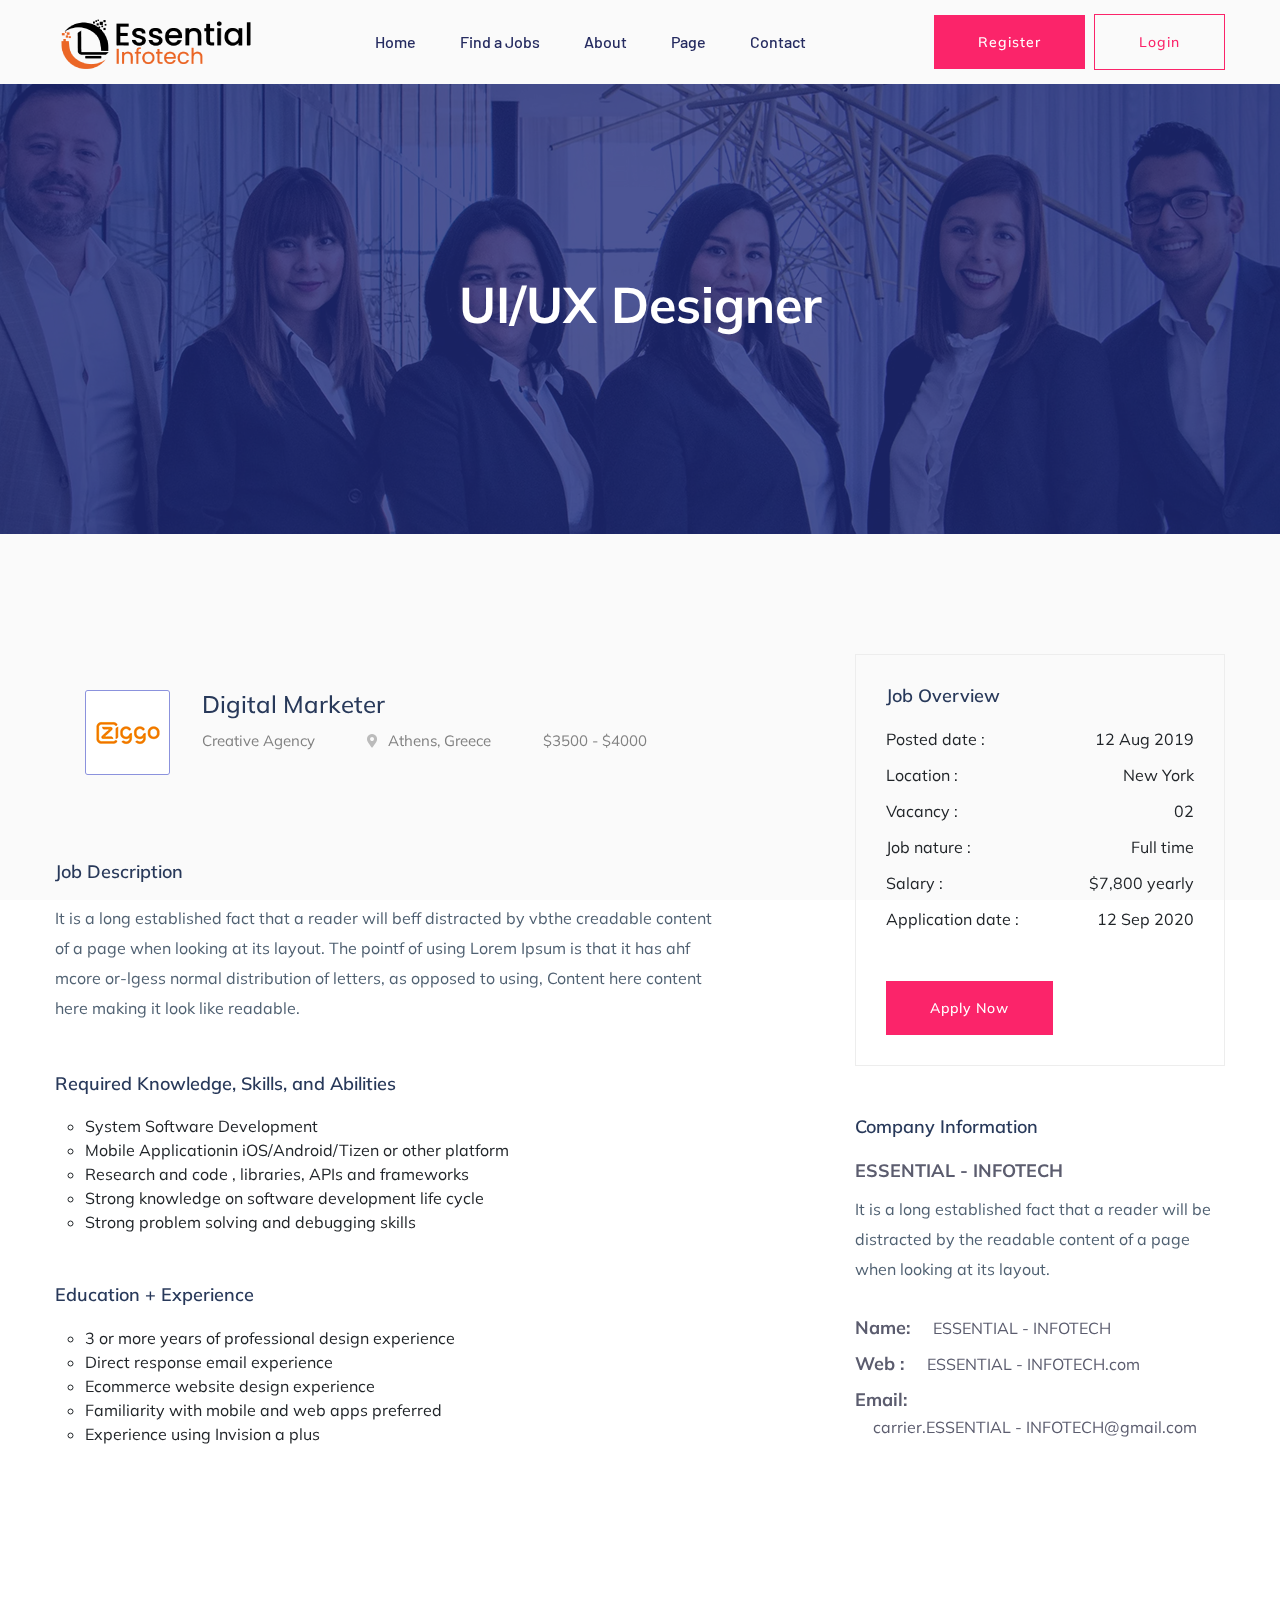
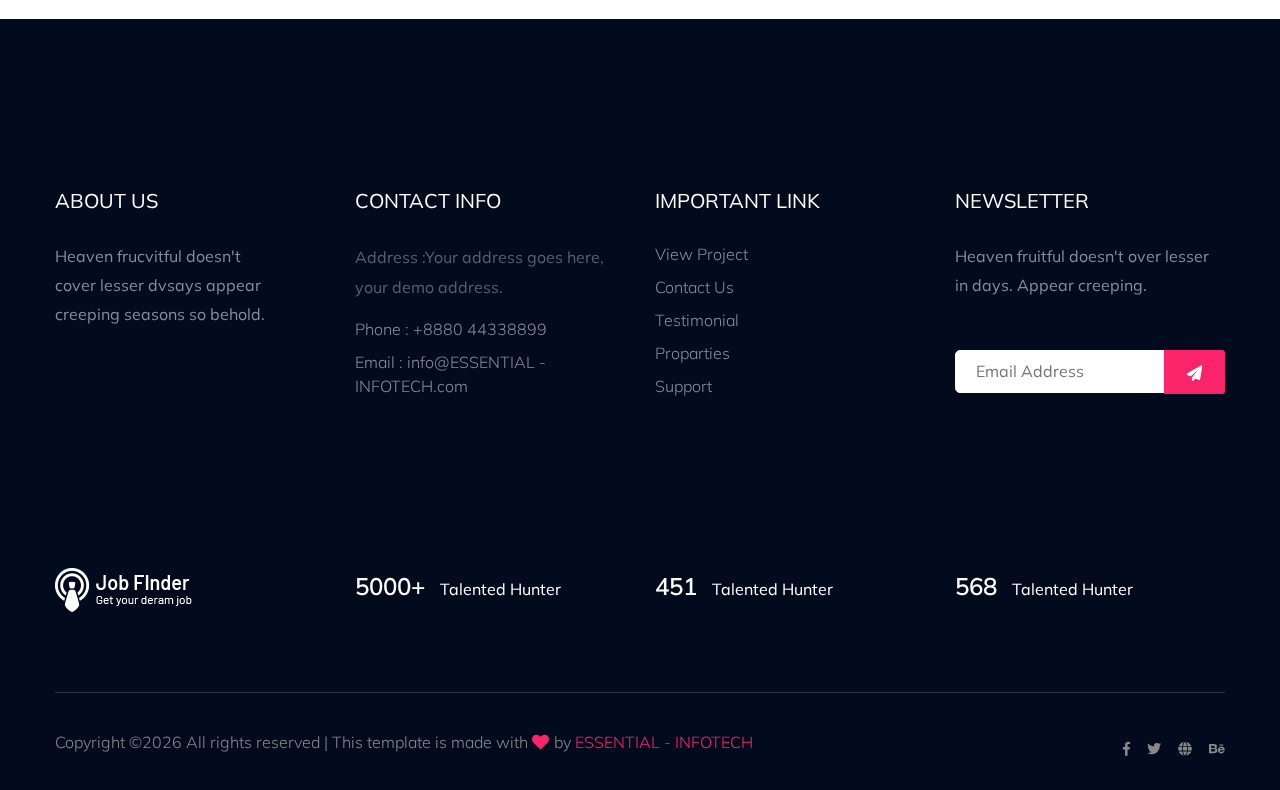
<file: job_details.html>
<!doctype html>
<html class="no-js" lang="zxx">
    <head>
        <meta charset="utf-8">
        <meta http-equiv="x-ua-compatible" content="ie=edge">
         <title>ESSENTIAL - INFOTECH Job board  </title>
        <meta name="description" content="">
        <meta name="viewport" content="width=device-width, initial-scale=1">
        <link rel="manifest" href="site.webmanifest">
		<link rel="shortcut icon" type="image/x-icon" href="assets/img/favicon.ico">

		<!-- CSS here -->
            <link rel="stylesheet" href="assets/css/bootstrap.min.css">
            <link rel="stylesheet" href="assets/css/owl.carousel.min.css">
            <link rel="stylesheet" href="assets/css/flaticon.css">
            <link rel="stylesheet" href="assets/css/slicknav.css">
            <link rel="stylesheet" href="assets/css/price_rangs.css">
            <link rel="stylesheet" href="assets/css/animate.min.css">
            <link rel="stylesheet" href="assets/css/magnific-popup.css">
            <link rel="stylesheet" href="assets/css/fontawesome-all.min.css">
            <link rel="stylesheet" href="assets/css/themify-icons.css">
            <link rel="stylesheet" href="assets/css/slick.css">
            <link rel="stylesheet" href="assets/css/nice-select.css">
            <link rel="stylesheet" href="assets/css/style.css">
   </head>

   <body>
    <!-- Preloader Start -->
    <div id="preloader-active">
        <div class="preloader d-flex align-items-center justify-content-center">
            <div class="preloader-inner position-relative">
                <div class="preloader-circle"></div>
                <div class="preloader-img pere-text">
                    <img src="assets/img/logo/logo.png" alt="">
                </div>
            </div>
        </div>
    </div>
    <!-- Preloader Start -->
    <header>
        <!-- Header Start -->
       <div class="header-area header-transparrent">
           <div class="headder-top header-sticky">
                <div class="container">
                    <div class="row align-items-center">
                        <div class="col-lg-3 col-md-2">
                            <!-- Logo -->
                            <div class="logo">
                                <a href="index.html"><img src="assets/img/logo/logo.png" alt=""></a>
                            </div>  
                        </div>
                        <div class="col-lg-9 col-md-9">
                            <div class="menu-wrapper">
                                <!-- Main-menu -->
                                <div class="main-menu">
                                    <nav class="d-none d-lg-block">
                                        <ul id="navigation">
                                            <li><a href="index.html">Home</a></li>
                                            <li><a href="job_listing.html">Find a Jobs </a></li>
                                            <li><a href="about.html">About</a></li>
                                            <li><a href="#">Page</a>
                                                <ul class="submenu">
                                                    <li><a href="blog.html">Blog</a></li>
                                                    <li><a href="single-blog.html">Blog Details</a></li>
                                                    <li><a href="elements.html">Elements</a></li>
                                                    <li><a href="job_details.html">job Details</a></li>
                                                </ul>
                                            </li>
                                            <li><a href="contact.html">Contact</a></li>
                                        </ul>
                                    </nav>
                                </div>          
                                <!-- Header-btn -->
                                <div class="header-btn d-none f-right d-lg-block">
                                    <a href="#" class="btn head-btn1">Register</a>
                                    <a href="#" class="btn head-btn2">Login</a>
                                </div>
                            </div>
                        </div>
                        <!-- Mobile Menu -->
                        <div class="col-12">
                            <div class="mobile_menu d-block d-lg-none"></div>
                        </div>
                    </div>
                </div>
           </div>
       </div>
        <!-- Header End -->
    </header>
    <main>

        <!-- Hero Area Start-->
        <div class="slider-area ">
        <div class="single-slider section-overly slider-height2 d-flex align-items-center" data-background="assets/img/hero/about.jpg">
            <div class="container">
                <div class="row">
                    <div class="col-xl-12">
                        <div class="hero-cap text-center">
                            <h2>UI/UX Designer</h2>
                        </div>
                    </div>
                </div>
            </div>
        </div>
        </div>
        <!-- Hero Area End -->
        <!-- job post company Start -->
        <div class="job-post-company pt-120 pb-120">
            <div class="container">
                <div class="row justify-content-between">
                    <!-- Left Content -->
                    <div class="col-xl-7 col-lg-8">
                        <!-- job single -->
                        <div class="single-job-items mb-50">
                            <div class="job-items">
                                <div class="company-img company-img-details">
                                    <a href="#"><img src="assets/img/icon/job-list1.png" alt=""></a>
                                </div>
                                <div class="job-tittle">
                                    <a href="#">
                                        <h4>Digital Marketer</h4>
                                    </a>
                                    <ul>
                                        <li>Creative Agency</li>
                                        <li><i class="fas fa-map-marker-alt"></i>Athens, Greece</li>
                                        <li>$3500 - $4000</li>
                                    </ul>
                                </div>
                            </div>
                        </div>
                          <!-- job single End -->
                       
                        <div class="job-post-details">
                            <div class="post-details1 mb-50">
                                <!-- Small Section Tittle -->
                                <div class="small-section-tittle">
                                    <h4>Job Description</h4>
                                </div>
                                <p>It is a long established fact that a reader will beff distracted by vbthe creadable content of a page when looking at its layout. The pointf of using Lorem Ipsum is that it has ahf mcore or-lgess normal distribution of letters, as opposed to using, Content here content here making it look like readable.</p>
                            </div>
                            <div class="post-details2  mb-50">
                                 <!-- Small Section Tittle -->
                                <div class="small-section-tittle">
                                    <h4>Required Knowledge, Skills, and Abilities</h4>
                                </div>
                               <ul>
                                   <li>System Software Development</li>
                                   <li>Mobile Applicationin iOS/Android/Tizen or other platform</li>
                                   <li>Research and code , libraries, APIs and frameworks</li>
                                   <li>Strong knowledge on software development life cycle</li>
                                   <li>Strong problem solving and debugging skills</li>
                               </ul>
                            </div>
                            <div class="post-details2  mb-50">
                                 <!-- Small Section Tittle -->
                                <div class="small-section-tittle">
                                    <h4>Education + Experience</h4>
                                </div>
                               <ul>
                                   <li>3 or more years of professional design experience</li>
                                   <li>Direct response email experience</li>
                                   <li>Ecommerce website design experience</li>
                                   <li>Familiarity with mobile and web apps preferred</li>
                                   <li>Experience using Invision a plus</li>
                               </ul>
                            </div>
                        </div>

                    </div>
                    <!-- Right Content -->
                    <div class="col-xl-4 col-lg-4">
                        <div class="post-details3  mb-50">
                            <!-- Small Section Tittle -->
                           <div class="small-section-tittle">
                               <h4>Job Overview</h4>
                           </div>
                          <ul>
                              <li>Posted date : <span>12 Aug 2019</span></li>
                              <li>Location : <span>New York</span></li>
                              <li>Vacancy : <span>02</span></li>
                              <li>Job nature : <span>Full time</span></li>
                              <li>Salary :  <span>$7,800 yearly</span></li>
                              <li>Application date : <span>12 Sep 2020</span></li>
                          </ul>
                         <div class="apply-btn2">
                            <a href="#" class="btn">Apply Now</a>
                         </div>
                       </div>
                        <div class="post-details4  mb-50">
                            <!-- Small Section Tittle -->
                           <div class="small-section-tittle">
                               <h4>Company Information</h4>
                           </div>
                              <span>ESSENTIAL - INFOTECH</span>
                              <p>It is a long established fact that a reader will be distracted by the readable content of a page when looking at its layout.</p>
                            <ul>
                                <li>Name: <span>ESSENTIAL - INFOTECH </span></li>
                                <li>Web : <span> ESSENTIAL - INFOTECH.com</span></li>
                                <li>Email: <span>carrier.ESSENTIAL - INFOTECH@gmail.com</span></li>
                            </ul>
                       </div>
                    </div>
                </div>
            </div>
        </div>
        <!-- job post company End -->

    </main>
    <footer>
        <!-- Footer Start-->
        <div class="footer-area footer-bg footer-padding">
            <div class="container">
                <div class="row d-flex justify-content-between">
                    <div class="col-xl-3 col-lg-3 col-md-4 col-sm-6">
                       <div class="single-footer-caption mb-50">
                         <div class="single-footer-caption mb-30">
                             <div class="footer-tittle">
                                 <h4>About Us</h4>
                                 <div class="footer-pera">
                                     <p>Heaven frucvitful doesn't cover lesser dvsays appear creeping seasons so behold.</p>
                                </div>
                             </div>
                         </div>

                       </div>
                    </div>
                    <div class="col-xl-3 col-lg-3 col-md-4 col-sm-5">
                        <div class="single-footer-caption mb-50">
                            <div class="footer-tittle">
                                <h4>Contact Info</h4>
                                <ul>
                                    <li>
                                    <p>Address :Your address goes
                                        here, your demo address.</p>
                                    </li>
                                    <li><a href="#">Phone : +8880 44338899</a></li>
                                    <li><a href="#">Email : info@ESSENTIAL - INFOTECH.com</a></li>
                                </ul>
                            </div>

                        </div>
                    </div>
                    <div class="col-xl-3 col-lg-3 col-md-4 col-sm-5">
                        <div class="single-footer-caption mb-50">
                            <div class="footer-tittle">
                                <h4>Important Link</h4>
                                <ul>
                                    <li><a href="#"> View Project</a></li>
                                    <li><a href="#">Contact Us</a></li>
                                    <li><a href="#">Testimonial</a></li>
                                    <li><a href="#">Proparties</a></li>
                                    <li><a href="#">Support</a></li>
                                </ul>
                            </div>
                        </div>
                    </div>
                    <div class="col-xl-3 col-lg-3 col-md-4 col-sm-5">
                        <div class="single-footer-caption mb-50">
                            <div class="footer-tittle">
                                <h4>Newsletter</h4>
                                <div class="footer-pera footer-pera2">
                                 <p>Heaven fruitful doesn't over lesser in days. Appear creeping.</p>
                             </div>
                             <!-- Form -->
                             <div class="footer-form" >
                                 <div id="mc_embed_signup">
                                     <form target="_blank" action="https://spondonit.us12.list-manage.com/subscribe/post?u=1462626880ade1ac87bd9c93a&amp;id=92a4423d01"
                                     method="get" class="subscribe_form relative mail_part">
                                         <input type="email" name="email" id="newsletter-form-email" placeholder="Email Address"
                                         class="placeholder hide-on-focus" onfocus="this.placeholder = ''"
                                         onblur="this.placeholder = ' Email Address '">
                                         <div class="form-icon">
                                             <button type="submit" name="submit" id="newsletter-submit"
                                             class="email_icon newsletter-submit button-contactForm"><img src="assets/img/icon/form.png" alt=""></button>
                                         </div>
                                         <div class="mt-10 info"></div>
                                     </form>
                                 </div>
                             </div>
                            </div>
                        </div>
                    </div>
                </div>
               <!--  -->
               <div class="row footer-wejed justify-content-between">
                       <div class="col-xl-3 col-lg-3 col-md-4 col-sm-6">
                          <!-- logo -->
                          <div class="footer-logo mb-20">
                            <a href="index.html"><img src="assets/img/logo/logo2_footer.png" alt=""></a>
                          </div>
                       </div>
                       <div class="col-xl-3 col-lg-3 col-md-4 col-sm-5">
                        <div class="footer-tittle-bottom">
                            <span>5000+</span>
                            <p>Talented Hunter</p>
                        </div>
                       </div>
                       <div class="col-xl-3 col-lg-3 col-md-4 col-sm-5">
                            <div class="footer-tittle-bottom">
                                <span>451</span>
                                <p>Talented Hunter</p>
                            </div>
                       </div>
                       <div class="col-xl-3 col-lg-3 col-md-4 col-sm-5">
                            <!-- Footer Bottom Tittle -->
                            <div class="footer-tittle-bottom">
                                <span>568</span>
                                <p>Talented Hunter</p>
                            </div>
                       </div>
               </div>
            </div>
        </div>
        <!-- footer-bottom area -->
        <div class="footer-bottom-area footer-bg">
            <div class="container">
                <div class="footer-border">
                     <div class="row d-flex justify-content-between align-items-center">
                         <div class="col-xl-10 col-lg-10 ">
                             <div class="footer-copy-right">
                                 <p> 
  Copyright &copy;<script>document.write(new Date().getFullYear());</script> All rights reserved | This template is made with <i class="fa fa-heart" aria-hidden="true"></i> by <a href="https://essential-infotech.com/" target="_blank">ESSENTIAL - INFOTECH</a>
   </p>
                             </div>
                         </div>
                         <div class="col-xl-2 col-lg-2">
                             <div class="footer-social f-right">
                                 <a href="#"><i class="fab fa-facebook-f"></i></a>
                                 <a href="#"><i class="fab fa-twitter"></i></a>
                                 <a href="#"><i class="fas fa-globe"></i></a>
                                 <a href="#"><i class="fab fa-behance"></i></a>
                             </div>
                         </div>
                     </div>
                </div>
            </div>
        </div>
        <!-- Footer End-->
    </footer>

	<!-- JS here -->
	
		<!-- All JS Custom Plugins Link Here here -->
        <script src="./assets/js/vendor/modernizr-3.5.0.min.js"></script>
		<!-- Jquery, Popper, Bootstrap -->
		<script src="./assets/js/vendor/jquery-1.12.4.min.js"></script>
        <script src="./assets/js/popper.min.js"></script>
        <script src="./assets/js/bootstrap.min.js"></script>
	    <!-- Jquery Mobile Menu -->
        <script src="./assets/js/jquery.slicknav.min.js"></script>

		<!-- Jquery Slick , Owl-Carousel Plugins -->
        <script src="./assets/js/owl.carousel.min.js"></script>
        <script src="./assets/js/slick.min.js"></script>
        <script src="./assets/js/price_rangs.js"></script>
        
		<!-- One Page, Animated-HeadLin -->
        <script src="./assets/js/wow.min.js"></script>
		<script src="./assets/js/animated.headline.js"></script>
        <script src="./assets/js/jquery.magnific-popup.js"></script>

		<!-- Scrollup, nice-select, sticky -->
        <script src="./assets/js/jquery.scrollUp.min.js"></script>
        <script src="./assets/js/jquery.nice-select.min.js"></script>
		<script src="./assets/js/jquery.sticky.js"></script>
        
        <!-- contact js -->
        <script src="./assets/js/contact.js"></script>
        <script src="./assets/js/jquery.form.js"></script>
        <script src="./assets/js/jquery.validate.min.js"></script>
        <script src="./assets/js/mail-script.js"></script>
        <script src="./assets/js/jquery.ajaxchimp.min.js"></script>
        
		<!-- Jquery Plugins, main Jquery -->	
        <script src="./assets/js/plugins.js"></script>
        <script src="./assets/js/main.js"></script>
        
    </body>
</html>
</file>
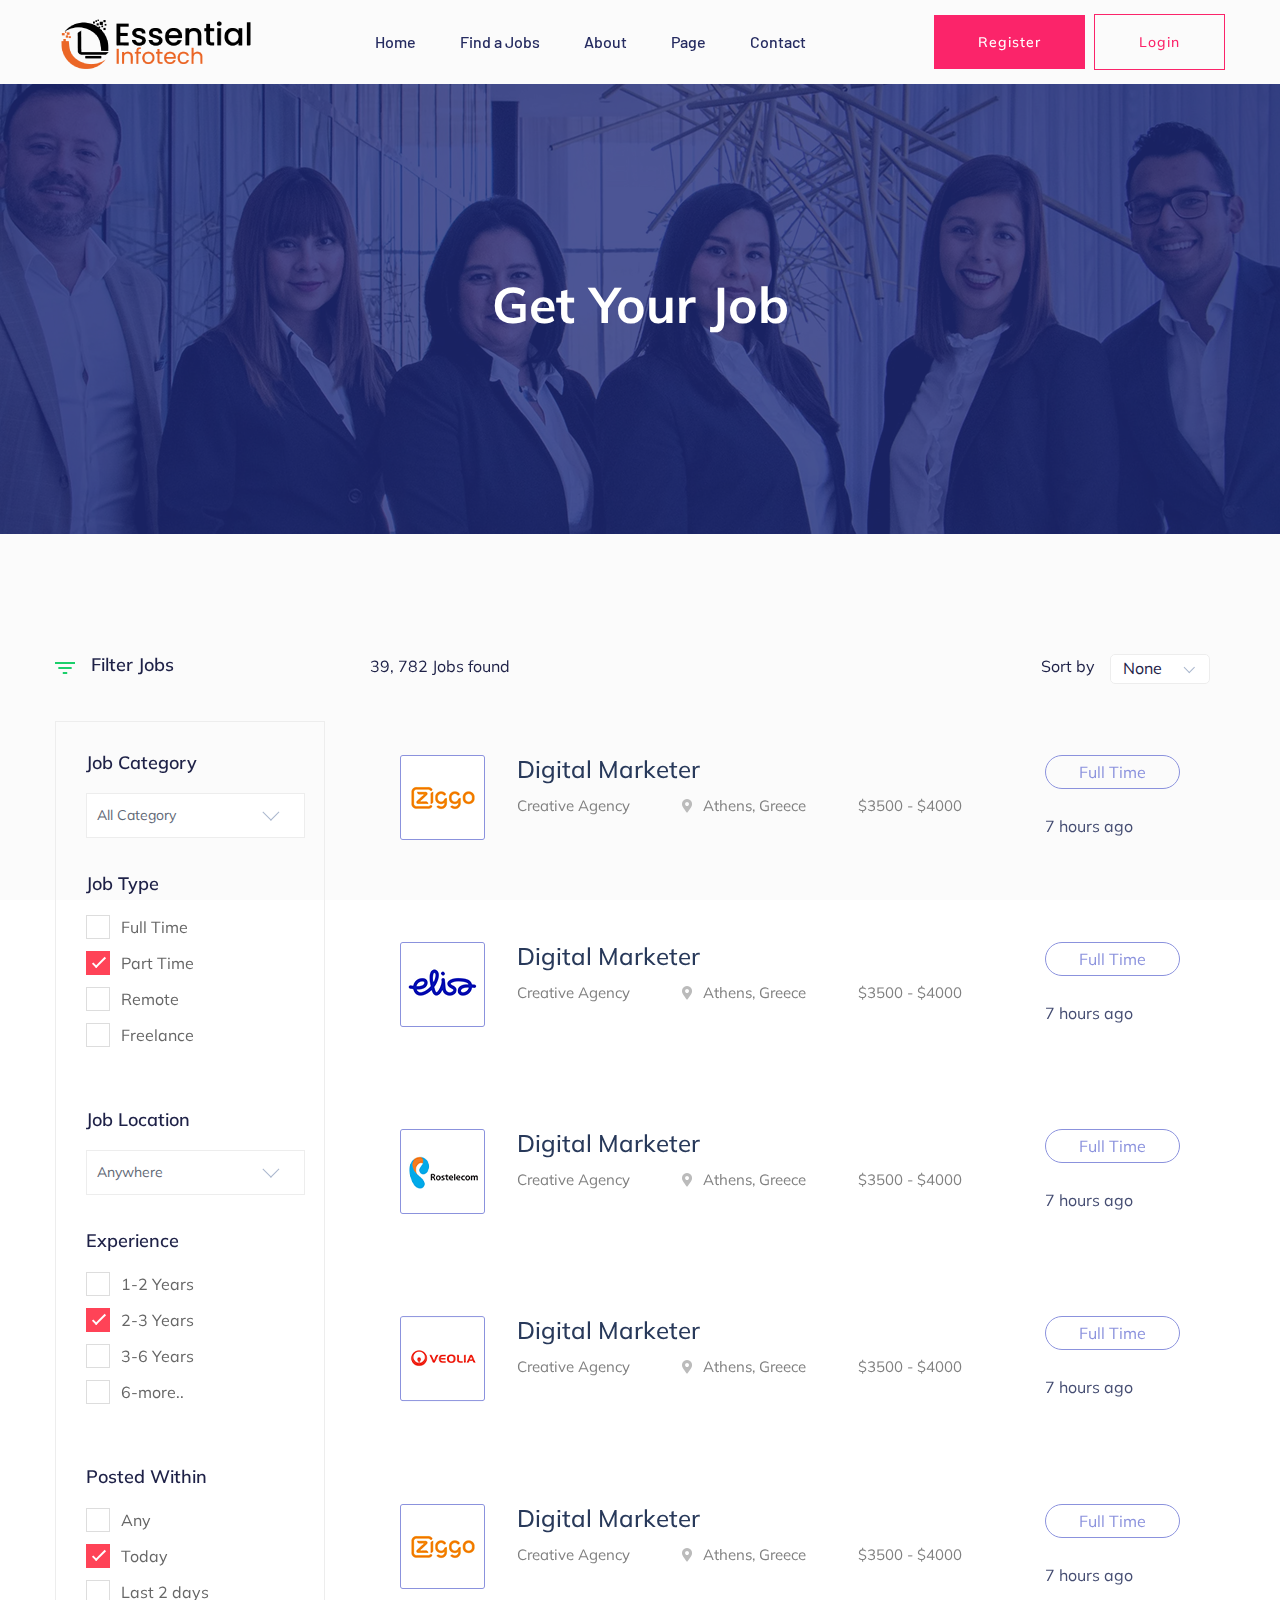
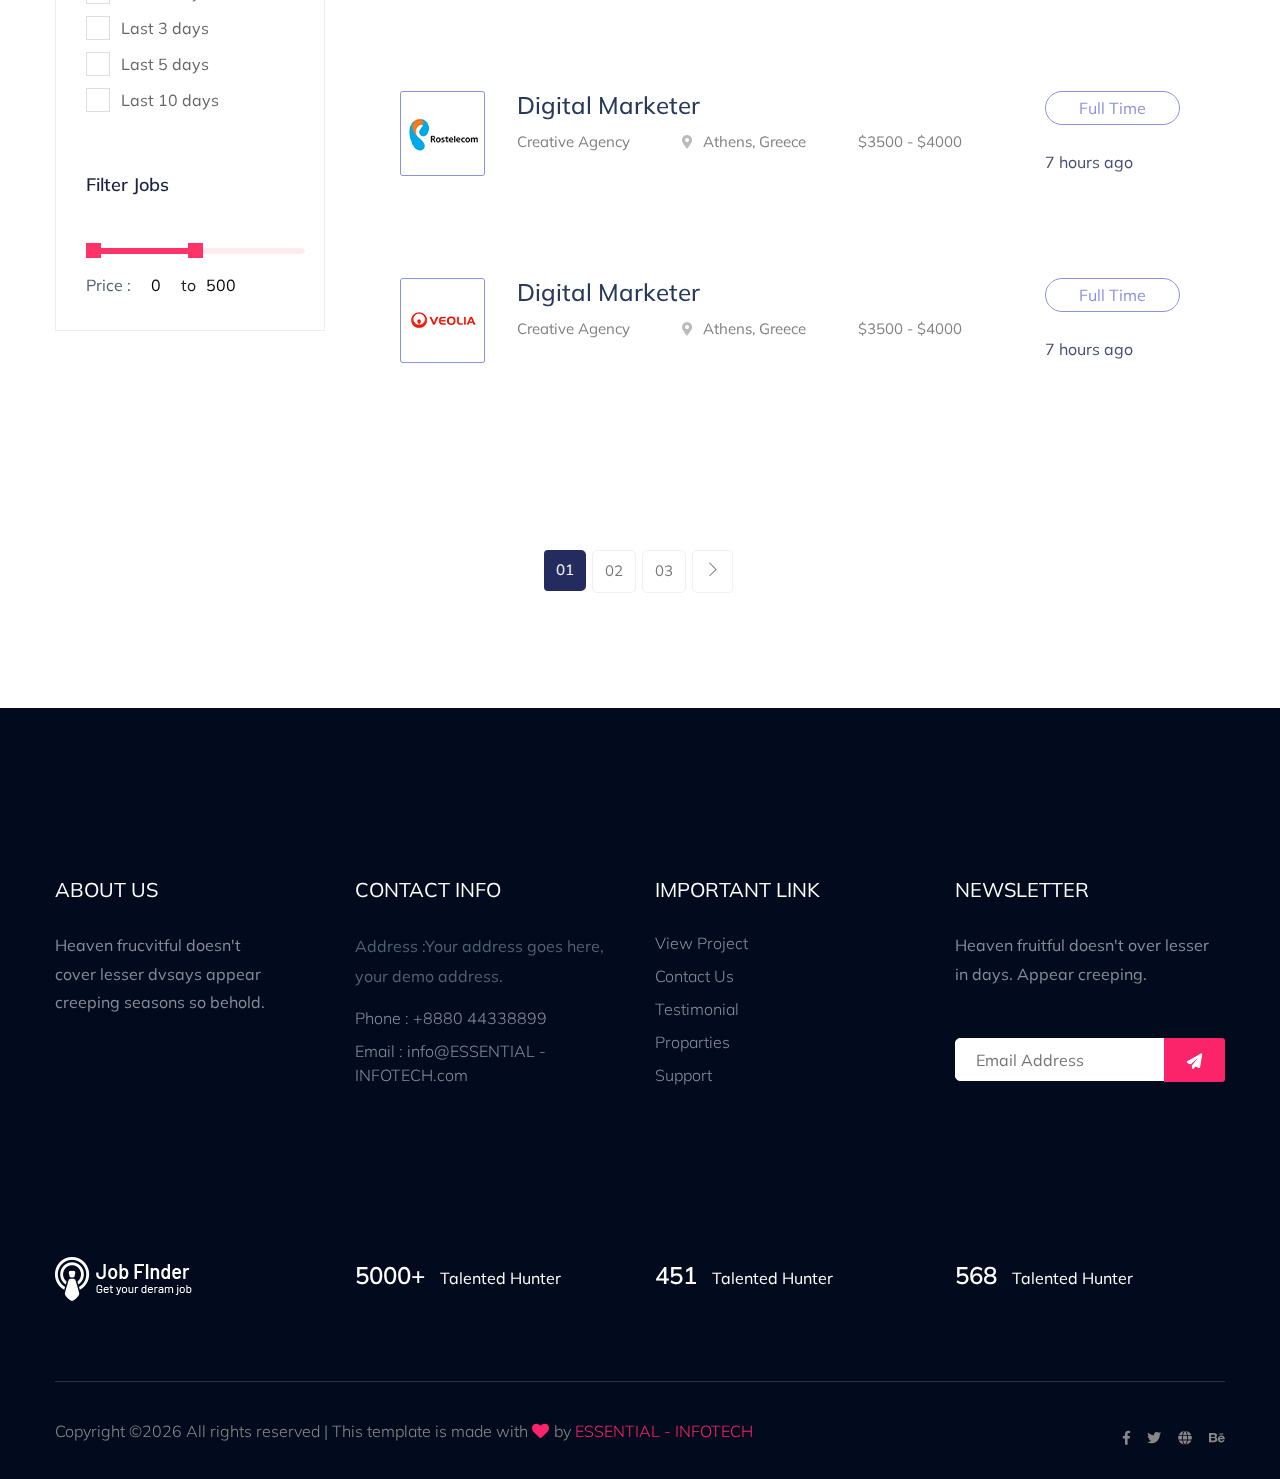
<file: job_listing.html>
<!doctype html>
<html class="no-js" lang="zxx">
    <head>
        <meta charset="utf-8">
        <meta http-equiv="x-ua-compatible" content="ie=edge">
         <title>ESSENTIAL - INFOTECH Job board  </title>
        <meta name="description" content="">
        <meta name="viewport" content="width=device-width, initial-scale=1">
        <link rel="manifest" href="site.webmanifest">
		<link rel="shortcut icon" type="image/x-icon" href="assets/img/favicon.ico">

		<!-- CSS here -->
            <link rel="stylesheet" href="assets/css/bootstrap.min.css">
            <link rel="stylesheet" href="assets/css/owl.carousel.min.css">
            <link rel="stylesheet" href="assets/css/price_rangs.css">
            <link rel="stylesheet" href="assets/css/flaticon.css">
            <link rel="stylesheet" href="assets/css/slicknav.css">
            <link rel="stylesheet" href="assets/css/animate.min.css">
            <link rel="stylesheet" href="assets/css/magnific-popup.css">
            <link rel="stylesheet" href="assets/css/fontawesome-all.min.css">
            <link rel="stylesheet" href="assets/css/themify-icons.css">
            <link rel="stylesheet" href="assets/css/slick.css">
            <link rel="stylesheet" href="assets/css/nice-select.css">
            <link rel="stylesheet" href="assets/css/style.css">
   </head>

   <body>
    <!-- Preloader Start -->
    <div id="preloader-active">
        <div class="preloader d-flex align-items-center justify-content-center">
            <div class="preloader-inner position-relative">
                <div class="preloader-circle"></div>
                <div class="preloader-img pere-text">
                    <img src="assets/img/logo/logo.png" alt="">
                </div>
            </div>
        </div>
    </div>
    <!-- Preloader Start -->
    <header>
        <!-- Header Start -->
       <div class="header-area header-transparrent">
           <div class="headder-top header-sticky">
                <div class="container">
                    <div class="row align-items-center">
                        <div class="col-lg-3 col-md-2">
                            <!-- Logo -->
                            <div class="logo">
                                <a href="index.html"><img src="assets/img/logo/logo.png" alt=""></a>
                            </div>  
                        </div>
                        <div class="col-lg-9 col-md-9">
                            <div class="menu-wrapper">
                                <!-- Main-menu -->
                                <div class="main-menu">
                                    <nav class="d-none d-lg-block">
                                        <ul id="navigation">
                                            <li><a href="index.html">Home</a></li>
                                            <li><a href="job_listing.html">Find a Jobs </a></li>
                                            <li><a href="about.html">About</a></li>
                                            <li><a href="#">Page</a>
                                                <ul class="submenu">
                                                    <li><a href="blog.html">Blog</a></li>
                                                    <li><a href="single-blog.html">Blog Details</a></li>
                                                    <li><a href="elements.html">Elements</a></li>
                                                    <li><a href="job_details.html">job Details</a></li>
                                                </ul>
                                            </li>
                                            <li><a href="contact.html">Contact</a></li>
                                        </ul>
                                    </nav>
                                </div>          
                                <!-- Header-btn -->
                                <div class="header-btn d-none f-right d-lg-block">
                                    <a href="#" class="btn head-btn1">Register</a>
                                    <a href="#" class="btn head-btn2">Login</a>
                                </div>
                            </div>
                        </div>
                        <!-- Mobile Menu -->
                        <div class="col-12">
                            <div class="mobile_menu d-block d-lg-none"></div>
                        </div>
                    </div>
                </div>
           </div>
       </div>
        <!-- Header End -->
    </header>
    <main>

        <!-- Hero Area Start-->
        <div class="slider-area ">
            <div class="single-slider section-overly slider-height2 d-flex align-items-center" data-background="assets/img/hero/about.jpg">
                <div class="container">
                    <div class="row">
                        <div class="col-xl-12">
                            <div class="hero-cap text-center">
                                <h2>Get your job</h2>
                            </div>
                        </div>
                    </div>
                </div>
            </div>
        </div>
        <!-- Hero Area End -->
        <!-- Job List Area Start -->
        <div class="job-listing-area pt-120 pb-120">
            <div class="container">
                <div class="row">
                    <!-- Left content -->
                    <div class="col-xl-3 col-lg-3 col-md-4">
                        <div class="row">
                            <div class="col-12">
                                    <div class="small-section-tittle2 mb-45">
                                    <div class="ion"> <svg 
                                        xmlns="http://www.w3.org/2000/svg"
                                        xmlns:xlink="http://www.w3.org/1999/xlink"
                                        width="20px" height="12px">
                                    <path fill-rule="evenodd"  fill="rgb(27, 207, 107)"
                                        d="M7.778,12.000 L12.222,12.000 L12.222,10.000 L7.778,10.000 L7.778,12.000 ZM-0.000,-0.000 L-0.000,2.000 L20.000,2.000 L20.000,-0.000 L-0.000,-0.000 ZM3.333,7.000 L16.667,7.000 L16.667,5.000 L3.333,5.000 L3.333,7.000 Z"/>
                                    </svg>
                                    </div>
                                    <h4>Filter Jobs</h4>
                                </div>
                            </div>
                        </div>
                        <!-- Job Category Listing start -->
                        <div class="job-category-listing mb-50">
                            <!-- single one -->
                            <div class="single-listing">
                               <div class="small-section-tittle2">
                                     <h4>Job Category</h4>
                               </div>
                                <!-- Select job items start -->
                                <div class="select-job-items2">
                                    <select name="select">
                                        <option value="">All Category</option>
                                        <option value="">Category 1</option>
                                        <option value="">Category 2</option>
                                        <option value="">Category 3</option>
                                        <option value="">Category 4</option>
                                    </select>
                                </div>
                                <!--  Select job items End-->
                                <!-- select-Categories start -->
                                <div class="select-Categories pt-80 pb-50">
                                    <div class="small-section-tittle2">
                                        <h4>Job Type</h4>
                                    </div>
                                    <label class="container">Full Time
                                        <input type="checkbox" >
                                        <span class="checkmark"></span>
                                    </label>
                                    <label class="container">Part Time
                                        <input type="checkbox" checked="checked active">
                                        <span class="checkmark"></span>
                                    </label>
                                    <label class="container">Remote
                                        <input type="checkbox">
                                        <span class="checkmark"></span>
                                    </label>
                                    <label class="container">Freelance
                                        <input type="checkbox">
                                        <span class="checkmark"></span>
                                    </label>
                                </div>
                                <!-- select-Categories End -->
                            </div>
                            <!-- single two -->
                            <div class="single-listing">
                               <div class="small-section-tittle2">
                                     <h4>Job Location</h4>
                               </div>
                                <!-- Select job items start -->
                                <div class="select-job-items2">
                                    <select name="select">
                                        <option value="">Anywhere</option>
                                        <option value="">Category 1</option>
                                        <option value="">Category 2</option>
                                        <option value="">Category 3</option>
                                        <option value="">Category 4</option>
                                    </select>
                                </div>
                                <!--  Select job items End-->
                                <!-- select-Categories start -->
                                <div class="select-Categories pt-80 pb-50">
                                    <div class="small-section-tittle2">
                                        <h4>Experience</h4>
                                    </div>
                                    <label class="container">1-2 Years
                                        <input type="checkbox" >
                                        <span class="checkmark"></span>
                                    </label>
                                    <label class="container">2-3 Years
                                        <input type="checkbox" checked="checked active">
                                        <span class="checkmark"></span>
                                    </label>
                                    <label class="container">3-6 Years
                                        <input type="checkbox">
                                        <span class="checkmark"></span>
                                    </label>
                                    <label class="container">6-more..
                                        <input type="checkbox">
                                        <span class="checkmark"></span>
                                    </label>
                                </div>
                                <!-- select-Categories End -->
                            </div>
                            <!-- single three -->
                            <div class="single-listing">
                                <!-- select-Categories start -->
                                <div class="select-Categories pb-50">
                                    <div class="small-section-tittle2">
                                        <h4>Posted Within</h4>
                                    </div>
                                    <label class="container">Any
                                        <input type="checkbox" >
                                        <span class="checkmark"></span>
                                    </label>
                                    <label class="container">Today
                                        <input type="checkbox" checked="checked active">
                                        <span class="checkmark"></span>
                                    </label>
                                    <label class="container">Last 2 days
                                        <input type="checkbox">
                                        <span class="checkmark"></span>
                                    </label>
                                    <label class="container">Last 3 days
                                        <input type="checkbox">
                                        <span class="checkmark"></span>
                                    </label>
                                    <label class="container">Last 5 days
                                        <input type="checkbox">
                                        <span class="checkmark"></span>
                                    </label>
                                    <label class="container">Last 10 days
                                        <input type="checkbox">
                                        <span class="checkmark"></span>
                                    </label>
                                </div>
                                <!-- select-Categories End -->
                            </div>
                            <div class="single-listing">
                                <!-- Range Slider Start -->
                                <aside class="left_widgets p_filter_widgets price_rangs_aside sidebar_box_shadow">
                                    <div class="small-section-tittle2">
                                        <h4>Filter Jobs</h4>
                                    </div>
                                    <div class="widgets_inner">
                                        <div class="range_item">
                                            <!-- <div id="slider-range"></div> -->
                                            <input type="text" class="js-range-slider" value="" />
                                            <div class="d-flex align-items-center">
                                                <div class="price_text">
                                                    <p>Price :</p>
                                                </div>
                                                <div class="price_value d-flex justify-content-center">
                                                    <input type="text" class="js-input-from" id="amount" readonly />
                                                    <span>to</span>
                                                    <input type="text" class="js-input-to" id="amount" readonly />
                                                </div>
                                            </div>
                                        </div>
                                    </div>
                                </aside>
                              <!-- Range Slider End -->
                            </div>
                        </div>
                        <!-- Job Category Listing End -->
                    </div>
                    <!-- Right content -->
                    <div class="col-xl-9 col-lg-9 col-md-8">
                        <!-- Featured_job_start -->
                        <section class="featured-job-area">
                            <div class="container">
                                <!-- Count of Job list Start -->
                                <div class="row">
                                    <div class="col-lg-12">
                                        <div class="count-job mb-35">
                                            <span>39, 782 Jobs found</span>
                                            <!-- Select job items start -->
                                            <div class="select-job-items">
                                                <span>Sort by</span>
                                                <select name="select">
                                                    <option value="">None</option>
                                                    <option value="">job list</option>
                                                    <option value="">job list</option>
                                                    <option value="">job list</option>
                                                </select>
                                            </div>
                                            <!--  Select job items End-->
                                        </div>
                                    </div>
                                </div>
                                <!-- Count of Job list End -->
                                <!-- single-job-content -->
                                <div class="single-job-items mb-30">
                                    <div class="job-items">
                                        <div class="company-img">
                                            <a href="#"><img src="assets/img/icon/job-list1.png" alt=""></a>
                                        </div>
                                        <div class="job-tittle job-tittle2">
                                            <a href="#">
                                                <h4>Digital Marketer</h4>
                                            </a>
                                            <ul>
                                                <li>Creative Agency</li>
                                                <li><i class="fas fa-map-marker-alt"></i>Athens, Greece</li>
                                                <li>$3500 - $4000</li>
                                            </ul>
                                        </div>
                                    </div>
                                    <div class="items-link items-link2 f-right">
                                        <a href="job_details.html">Full Time</a>
                                        <span>7 hours ago</span>
                                    </div>
                                </div>
                                <!-- single-job-content -->
                                <div class="single-job-items mb-30">
                                    <div class="job-items">
                                        <div class="company-img">
                                            <a href="#"><img src="assets/img/icon/job-list2.png" alt=""></a>
                                        </div>
                                        <div class="job-tittle job-tittle2">
                                            <a href="#">
                                                <h4>Digital Marketer</h4>
                                            </a>
                                            <ul>
                                                <li>Creative Agency</li>
                                                <li><i class="fas fa-map-marker-alt"></i>Athens, Greece</li>
                                                <li>$3500 - $4000</li>
                                            </ul>
                                        </div>
                                    </div>
                                    <div class="items-link items-link2 f-right">
                                        <a href="job_details.html">Full Time</a>
                                        <span>7 hours ago</span>
                                    </div>
                                </div>
                                <!-- single-job-content -->
                                <div class="single-job-items mb-30">
                                    <div class="job-items">
                                        <div class="company-img">
                                            <a href="#"><img src="assets/img/icon/job-list3.png" alt=""></a>
                                        </div>
                                        <div class="job-tittle job-tittle2">
                                            <a href="#">
                                                <h4>Digital Marketer</h4>
                                            </a>
                                            <ul>
                                                <li>Creative Agency</li>
                                                <li><i class="fas fa-map-marker-alt"></i>Athens, Greece</li>
                                                <li>$3500 - $4000</li>
                                            </ul>
                                        </div>
                                    </div>
                                    <div class="items-link items-link2 f-right">
                                        <a href="job_details.html">Full Time</a>
                                        <span>7 hours ago</span>
                                    </div>
                                </div>
                                <!-- single-job-content -->
                                <div class="single-job-items mb-30">
                                    <div class="job-items">
                                        <div class="company-img">
                                            <a href="#"><img src="assets/img/icon/job-list4.png" alt=""></a>
                                        </div>
                                        <div class="job-tittle job-tittle2">
                                            <a href="#">
                                                <h4>Digital Marketer</h4>
                                            </a>
                                            <ul>
                                                <li>Creative Agency</li>
                                                <li><i class="fas fa-map-marker-alt"></i>Athens, Greece</li>
                                                <li>$3500 - $4000</li>
                                            </ul>
                                        </div>
                                    </div>
                                    <div class="items-link items-link2 f-right">
                                        <a href="job_details.html">Full Time</a>
                                        <span>7 hours ago</span>
                                    </div>
                                </div>
                                <!-- single-job-content -->
                                <div class="single-job-items mb-30">
                                    <div class="job-items">
                                        <div class="company-img">
                                            <a href="#"><img src="assets/img/icon/job-list1.png" alt=""></a>
                                        </div>
                                        <div class="job-tittle job-tittle2">
                                            <a href="#">
                                                <h4>Digital Marketer</h4>
                                            </a>
                                            <ul>
                                                <li>Creative Agency</li>
                                                <li><i class="fas fa-map-marker-alt"></i>Athens, Greece</li>
                                                <li>$3500 - $4000</li>
                                            </ul>
                                        </div>
                                    </div>
                                    <div class="items-link items-link2 f-right">
                                        <a href="job_details.html">Full Time</a>
                                        <span>7 hours ago</span>
                                    </div>
                                </div>
                                <!-- single-job-content -->
                                <div class="single-job-items mb-30">
                                    <div class="job-items">
                                        <div class="company-img">
                                            <a href="#"><img src="assets/img/icon/job-list3.png" alt=""></a>
                                        </div>
                                        <div class="job-tittle job-tittle2">
                                            <a href="#">
                                                <h4>Digital Marketer</h4>
                                            </a>
                                            <ul>
                                                <li>Creative Agency</li>
                                                <li><i class="fas fa-map-marker-alt"></i>Athens, Greece</li>
                                                <li>$3500 - $4000</li>
                                            </ul>
                                        </div>
                                    </div>
                                    <div class="items-link items-link2 f-right">
                                        <a href="job_details.html">Full Time</a>
                                        <span>7 hours ago</span>
                                    </div>
                                </div>
                                <!-- single-job-content -->
                                <div class="single-job-items mb-30">
                                    <div class="job-items">
                                        <div class="company-img">
                                            <a href="#"><img src="assets/img/icon/job-list4.png" alt=""></a>
                                        </div>
                                        <div class="job-tittle job-tittle2">
                                            <a href="#">
                                                <h4>Digital Marketer</h4>
                                            </a>
                                            <ul>
                                                <li>Creative Agency</li>
                                                <li><i class="fas fa-map-marker-alt"></i>Athens, Greece</li>
                                                <li>$3500 - $4000</li>
                                            </ul>
                                        </div>
                                    </div>
                                    <div class="items-link items-link2 f-right">
                                        <a href="job_details.html">Full Time</a>
                                        <span>7 hours ago</span>
                                    </div>
                                </div>
                            </div>
                        </section>
                        <!-- Featured_job_end -->
                    </div>
                </div>
            </div>
        </div>
        <!-- Job List Area End -->
        <!--Pagination Start  -->
        <div class="pagination-area pb-115 text-center">
            <div class="container">
                <div class="row">
                    <div class="col-xl-12">
                        <div class="single-wrap d-flex justify-content-center">
                            <nav aria-label="Page navigation example">
                                <ul class="pagination justify-content-start">
                                    <li class="page-item active"><a class="page-link" href="#">01</a></li>
                                    <li class="page-item"><a class="page-link" href="#">02</a></li>
                                    <li class="page-item"><a class="page-link" href="#">03</a></li>
                                <li class="page-item"><a class="page-link" href="#"><span class="ti-angle-right"></span></a></li>
                                </ul>
                            </nav>
                        </div>
                    </div>
                </div>
            </div>
        </div>
        <!--Pagination End  -->
        
    </main>
    <footer>
        <!-- Footer Start-->
        <div class="footer-area footer-bg footer-padding">
            <div class="container">
                <div class="row d-flex justify-content-between">
                    <div class="col-xl-3 col-lg-3 col-md-4 col-sm-6">
                       <div class="single-footer-caption mb-50">
                         <div class="single-footer-caption mb-30">
                             <div class="footer-tittle">
                                 <h4>About Us</h4>
                                 <div class="footer-pera">
                                     <p>Heaven frucvitful doesn't cover lesser dvsays appear creeping seasons so behold.</p>
                                </div>
                             </div>
                         </div>

                       </div>
                    </div>
                    <div class="col-xl-3 col-lg-3 col-md-4 col-sm-5">
                        <div class="single-footer-caption mb-50">
                            <div class="footer-tittle">
                                <h4>Contact Info</h4>
                                <ul>
                                    <li>
                                    <p>Address :Your address goes
                                        here, your demo address.</p>
                                    </li>
                                    <li><a href="#">Phone : +8880 44338899</a></li>
                                    <li><a href="#">Email : info@ESSENTIAL - INFOTECH.com</a></li>
                                </ul>
                            </div>

                        </div>
                    </div>
                    <div class="col-xl-3 col-lg-3 col-md-4 col-sm-5">
                        <div class="single-footer-caption mb-50">
                            <div class="footer-tittle">
                                <h4>Important Link</h4>
                                <ul>
                                    <li><a href="#"> View Project</a></li>
                                    <li><a href="#">Contact Us</a></li>
                                    <li><a href="#">Testimonial</a></li>
                                    <li><a href="#">Proparties</a></li>
                                    <li><a href="#">Support</a></li>
                                </ul>
                            </div>
                        </div>
                    </div>
                    <div class="col-xl-3 col-lg-3 col-md-4 col-sm-5">
                        <div class="single-footer-caption mb-50">
                            <div class="footer-tittle">
                                <h4>Newsletter</h4>
                                <div class="footer-pera footer-pera2">
                                 <p>Heaven fruitful doesn't over lesser in days. Appear creeping.</p>
                             </div>
                             <!-- Form -->
                             <div class="footer-form" >
                                 <div id="mc_embed_signup">
                                     <form target="_blank" action="https://spondonit.us12.list-manage.com/subscribe/post?u=1462626880ade1ac87bd9c93a&amp;id=92a4423d01"
                                     method="get" class="subscribe_form relative mail_part">
                                         <input type="email" name="email" id="newsletter-form-email" placeholder="Email Address"
                                         class="placeholder hide-on-focus" onfocus="this.placeholder = ''"
                                         onblur="this.placeholder = ' Email Address '">
                                         <div class="form-icon">
                                             <button type="submit" name="submit" id="newsletter-submit"
                                             class="email_icon newsletter-submit button-contactForm"><img src="assets/img/icon/form.png" alt=""></button>
                                         </div>
                                         <div class="mt-10 info"></div>
                                     </form>
                                 </div>
                             </div>
                            </div>
                        </div>
                    </div>
                </div>
               <!--  -->
               <div class="row footer-wejed justify-content-between">
                       <div class="col-xl-3 col-lg-3 col-md-4 col-sm-6">
                          <!-- logo -->
                          <div class="footer-logo mb-20">
                            <a href="index.html"><img src="assets/img/logo/logo2_footer.png" alt=""></a>
                          </div>
                       </div>
                       <div class="col-xl-3 col-lg-3 col-md-4 col-sm-5">
                        <div class="footer-tittle-bottom">
                            <span>5000+</span>
                            <p>Talented Hunter</p>
                        </div>
                       </div>
                       <div class="col-xl-3 col-lg-3 col-md-4 col-sm-5">
                            <div class="footer-tittle-bottom">
                                <span>451</span>
                                <p>Talented Hunter</p>
                            </div>
                       </div>
                       <div class="col-xl-3 col-lg-3 col-md-4 col-sm-5">
                            <!-- Footer Bottom Tittle -->
                            <div class="footer-tittle-bottom">
                                <span>568</span>
                                <p>Talented Hunter</p>
                            </div>
                       </div>
               </div>
            </div>
        </div>
        <!-- footer-bottom area -->
        <div class="footer-bottom-area footer-bg">
            <div class="container">
                <div class="footer-border">
                     <div class="row d-flex justify-content-between align-items-center">
                         <div class="col-xl-10 col-lg-10 ">
                             <div class="footer-copy-right">
                                 <p> 
  Copyright &copy;<script>document.write(new Date().getFullYear());</script> All rights reserved | This template is made with <i class="fa fa-heart" aria-hidden="true"></i> by <a href="https://essential-infotech.com/" target="_blank">ESSENTIAL - INFOTECH</a>
   </p>
                             </div>
                         </div>
                         <div class="col-xl-2 col-lg-2">
                             <div class="footer-social f-right">
                                 <a href="#"><i class="fab fa-facebook-f"></i></a>
                                 <a href="#"><i class="fab fa-twitter"></i></a>
                                 <a href="#"><i class="fas fa-globe"></i></a>
                                 <a href="#"><i class="fab fa-behance"></i></a>
                             </div>
                         </div>
                     </div>
                </div>
            </div>
        </div>
        <!-- Footer End-->
    </footer>

	<!-- JS here -->
	
		<!-- All JS Custom Plugins Link Here here -->
        <script src="./assets/js/vendor/modernizr-3.5.0.min.js"></script>
		<!-- Jquery, Popper, Bootstrap -->
		<script src="./assets/js/vendor/jquery-1.12.4.min.js"></script>
        <script src="./assets/js/popper.min.js"></script>
        <script src="./assets/js/bootstrap.min.js"></script>
	    <!-- Jquery Mobile Menu -->
        <script src="./assets/js/jquery.slicknav.min.js"></script>

		<!-- Jquery Slick , Owl-Carousel Range -->
        <script src="./assets/js/owl.carousel.min.js"></script>
        <script src="./assets/js/slick.min.js"></script>
        <script src="./assets/js/price_rangs.js"></script>
		<!-- One Page, Animated-HeadLin -->
        <script src="./assets/js/wow.min.js"></script>
		<script src="./assets/js/animated.headline.js"></script>
        <script src="./assets/js/jquery.magnific-popup.js"></script>

		<!-- Scrollup, nice-select, sticky -->
        <script src="./assets/js/jquery.scrollUp.min.js"></script>
        <script src="./assets/js/jquery.nice-select.min.js"></script>
		<script src="./assets/js/jquery.sticky.js"></script>
        
        <!-- contact js -->
        <script src="./assets/js/contact.js"></script>
        <script src="./assets/js/jquery.form.js"></script>
        <script src="./assets/js/jquery.validate.min.js"></script>
        <script src="./assets/js/mail-script.js"></script>
        <script src="./assets/js/jquery.ajaxchimp.min.js"></script>
        
		<!-- Jquery Plugins, main Jquery -->	
        <script src="./assets/js/plugins.js"></script>
        <script src="./assets/js/main.js"></script>
        
    </body>
</html>
</file>
<file: assets/css/flaticon.css>
/*
  	Flaticon icon font: Flaticon
  	Creation date: 10/03/2020 09:37
  	*/

@font-face {
  font-family: "Flaticon";
  src: url("../fonts/Flaticon.eot");
  src: url("../fonts/Flaticon.eot?#iefix") format("embedded-opentype"),
       url("../fonts/Flaticon.woff2") format("woff2"),
       url("../fonts/Flaticon.woff") format("woff"),
       url("../fonts/Flaticon.ttf") format("truetype"),
       url("../fonts/Flaticon.svg#Flaticon") format("svg");
  font-weight: normal;
  font-style: normal;
}

@media screen and (-webkit-min-device-pixel-ratio:0) {
  @font-face {
    font-family: "Flaticon";
    src: url("../fonts/Flaticon.svg#Flaticon") format("svg");
  }
}

[class^="flaticon-"]:before, [class*=" flaticon-"]:before,
[class^="flaticon-"]:after, [class*=" flaticon-"]:after {   
  font-family: Flaticon;

font-style: normal;
margin-left: 20px;
}

.flaticon-tour:before { content: "\f100"; }
.flaticon-report:before { content: "\f101"; }
.flaticon-cms:before { content: "\f102"; }
.flaticon-app:before { content: "\f103"; }
.flaticon-helmet:before { content: "\f104"; }
.flaticon-high-tech:before { content: "\f105"; }
.flaticon-real-estate:before { content: "\f106"; }
.flaticon-content:before { content: "\f107"; }
.flaticon-search:before { content: "\f108"; }
.flaticon-curriculum-vitae:before { content: "\f109"; }
</file>
<file: assets/css/price_rangs.css>
/* Ion.RangeSlider
// css version 2.0.3
// Â© 2013-2014 Denis Ineshin | IonDen.com
// ===================================================================================================================*/

/* =====================================================================================================================
// RangeSlider */

.irs {
    position: relative; display: block;
    -webkit-touch-callout: none;
    -webkit-user-select: none;
     -khtml-user-select: none;
       -moz-user-select: none;
        -ms-user-select: none;
            user-select: none;
}
    .irs-line {
        position: relative; display: block;
        overflow: hidden;
        outline: none !important;
    }
        .irs-line-left, .irs-line-mid, .irs-line-right {
            position: absolute; display: block;
            top: 0;
        }
        .irs-line-left {
            left: 0; width: 11%;
        }
        .irs-line-mid {
            left: 9%; width: 82%;
        }
        .irs-line-right {
            right: 0; width: 11%;
        }

    .irs-bar {
        position: absolute; display: block;
        left: 0; width: 0;
    }
        .irs-bar-edge {
            position: absolute; display: block;
            top: 0; left: 0;
        }

    .irs-shadow {
        position: absolute; display: none;
        left: 0; width: 0;
    }

    .irs-slider {
        position: absolute; display: block;
        cursor: default;
        z-index: 1;
    }
        .irs-slider.single {

        }
        .irs-slider.from {

        }
        .irs-slider.to {

        }
        .irs-slider.type_last {
            z-index: 2;
        }

    .irs-min {
        position: absolute; display: block;
        left: 0;
        cursor: default;
    }
    .irs-max {
        position: absolute; display: block;
        right: 0;
        cursor: default;
    }

    .irs-from, .irs-to, .irs-single {
        position: absolute; display: block;
        top: 0; left: 0;
        cursor: default;
        white-space: nowrap;
    }

.irs-grid {
    position: absolute; display: none;
    bottom: 0; left: 0;
    width: 100%; height: 20px;
}
.irs-with-grid .irs-grid {
    display: block;
}
    .irs-grid-pol {
        position: absolute;
        top: 0; left: 0;
        width: 1px; height: 8px;
        background: #000;
    }
    .irs-grid-pol.small {
        height: 4px;
    }
    .irs-grid-text {
        position: absolute;
        bottom: 0; left: 0;
        white-space: nowrap;
        text-align: center;
        font-size: 9px; line-height: 9px;
        padding: 0 3px;
        color: #000;
    }

.irs-disable-mask {
    position: absolute; display: block;
    top: 0; left: -1%;
    width: 102%; height: 100%;
    cursor: default;
    background: rgba(0,0,0,0.0);
    z-index: 2;
}
.lt-ie9 .irs-disable-mask {
    background: #000;
    filter: alpha(opacity=0);
    cursor: not-allowed;
}

.irs-disabled {
    opacity: 0.4;
}


.irs-hidden-input {
    position: absolute !important;
    display: block !important;
    top: 0 !important;
    left: 0 !important;
    width: 0 !important;
    height: 0 !important;
    font-size: 0 !important;
    line-height: 0 !important;
    padding: 0 !important;
    margin: 0 !important;
    outline: none !important;
    z-index: -9999 !important;
    background: none !important;
    border-style: solid !important;
    border-color: transparent !important;
}


/* Ion.RangeSlider, Simple Skin
// css version 2.0.3
// Â© Denis Ineshin, 2014    https://github.com/IonDen
// Â© guybowden, 2014        https://github.com/guybowden
// ===================================================================================================================*/

/* =====================================================================================================================
// Skin details */

.irs {
    height: 55px;
}
.irs-with-grid {
    height: 75px;
}
.irs-line {
    height: 10px; top: 33px;
    background: #EEE;
    background: linear-gradient(to bottom, #DDD -50%, #FFF 150%); /* W3C */
    border: 1px solid #CCC;
    border-radius: 16px;
    -moz-border-radius: 16px;
}
    .irs-line-left {
        height: 8px;
    }
    .irs-line-mid {
        height: 8px;
    }
    .irs-line-right {
        height: 8px;
    }

.irs-bar {
    height: 10px; top: 33px;
    border-top: 1px solid #428bca;
    border-bottom: 1px solid #428bca;
    background: #428bca;
    background: linear-gradient(to top, rgba(66,139,202,1) 0%,rgba(127,195,232,1) 100%); /* W3C */
}
    .irs-bar-edge {
        height: 10px; top: 33px;
        width: 14px;
        border: 1px solid #428bca;
        border-right: 0;
        background: #428bca;
        background: linear-gradient(to top, rgba(66,139,202,1) 0%,rgba(127,195,232,1) 100%); /* W3C */
        border-radius: 16px 0 0 16px;
        -moz-border-radius: 16px 0 0 16px;
    }

.irs-shadow {
    height: 2px; top: 38px;
    background: #000;
    opacity: 0.3;
    border-radius: 5px;
    -moz-border-radius: 5px;
}
.lt-ie9 .irs-shadow {
    filter: alpha(opacity=30);
}

.irs-slider {
    top: 25px;
    width: 27px; height: 27px;
    border: 1px solid #AAA;
    background: #DDD;
    background: linear-gradient(to bottom, rgba(255,255,255,1) 0%,rgba(220,220,220,1) 20%,rgba(255,255,255,1) 100%); /* W3C */
    border-radius: 27px;
    -moz-border-radius: 27px;
    box-shadow: 1px 1px 3px rgba(0,0,0,0.3);
    cursor: pointer;
}

.irs-slider.state_hover, .irs-slider:hover {
    background: #FFF;
}

.irs-min, .irs-max {
    color: #333;
    font-size: 12px; line-height: 1.333;
    text-shadow: none;
    top: 0;
    padding: 1px 5px;
    background: rgba(0,0,0,0.1);
    border-radius: 3px;
    -moz-border-radius: 3px;
}

.lt-ie9 .irs-min, .lt-ie9 .irs-max {
    background: #ccc;
}

.lt-ie9 .irs-from, .lt-ie9 .irs-to, .lt-ie9 .irs-single {
    background: #999;
}

.irs-grid {
    height: 27px;
}
.irs-grid-pol {
    opacity: 0.5;
    background: #428bca;
}
.irs-grid-pol.small {
    background: #999;
}

.irs-grid-text {
    bottom: 5px;
    color: #99a4ac;
}

.irs-disabled {
}
</file>
<file: assets/css/themify-icons.css>
@font-face {
	font-family: 'themify';
	src:url('../fonts/themify.eot?-fvbane');


	src:url('../fonts/themify.eot?#iefix-fvbane') format('embedded-opentype'),
		url('../fonts/themify.woff?-fvbane') format('woff'),
		url('../fonts/themify.ttf?-fvbane') format('truetype'),
		url('../fonts/themify.svg?-fvbane#themify') format('svg');
	font-weight: normal;
	font-style: normal;
}

[class^="ti-"], [class*=" ti-"] {
	font-family: 'themify';
	speak: none;
	font-style: normal;
	font-weight: normal;
	font-variant: normal;
	text-transform: none;
	line-height: 1;

	/* Better Font Rendering =========== */
	-webkit-font-smoothing: antialiased;
	-moz-osx-font-smoothing: grayscale;
}

.ti-wand:before {
	content: "\e600";
}
.ti-volume:before {
	content: "\e601";
}
.ti-user:before {
	content: "\e602";
}
.ti-unlock:before {
	content: "\e603";
}
.ti-unlink:before {
	content: "\e604";
}
.ti-trash:before {
	content: "\e605";
}
.ti-thought:before {
	content: "\e606";
}
.ti-target:before {
	content: "\e607";
}
.ti-tag:before {
	content: "\e608";
}
.ti-tablet:before {
	content: "\e609";
}
.ti-star:before {
	content: "\e60a";
}
.ti-spray:before {
	content: "\e60b";
}
.ti-signal:before {
	content: "\e60c";
}
.ti-shopping-cart:before {
	content: "\e60d";
}
.ti-shopping-cart-full:before {
	content: "\e60e";
}
.ti-settings:before {
	content: "\e60f";
}
.ti-search:before {
	content: "\e610";
}
.ti-zoom-in:before {
	content: "\e611";
}
.ti-zoom-out:before {
	content: "\e612";
}
.ti-cut:before {
	content: "\e613";
}
.ti-ruler:before {
	content: "\e614";
}
.ti-ruler-pencil:before {
	content: "\e615";
}
.ti-ruler-alt:before {
	content: "\e616";
}
.ti-bookmark:before {
	content: "\e617";
}
.ti-bookmark-alt:before {
	content: "\e618";
}
.ti-reload:before {
	content: "\e619";
}
.ti-plus:before {
	content: "\e61a";
}
.ti-pin:before {
	content: "\e61b";
}
.ti-pencil:before {
	content: "\e61c";
}
.ti-pencil-alt:before {
	content: "\e61d";
}
.ti-paint-roller:before {
	content: "\e61e";
}
.ti-paint-bucket:before {
	content: "\e61f";
}
.ti-na:before {
	content: "\e620";
}
.ti-mobile:before {
	content: "\e621";
}
.ti-minus:before {
	content: "\e622";
}
.ti-medall:before {
	content: "\e623";
}
.ti-medall-alt:before {
	content: "\e624";
}
.ti-marker:before {
	content: "\e625";
}
.ti-marker-alt:before {
	content: "\e626";
}
.ti-arrow-up:before {
	content: "\e627";
}
.ti-arrow-right:before {
	content: "\e628";
}
.ti-arrow-left:before {
	content: "\e629";
}
.ti-arrow-down:before {
	content: "\e62a";
}
.ti-lock:before {
	content: "\e62b";
}
.ti-location-arrow:before {
	content: "\e62c";
}
.ti-link:before {
	content: "\e62d";
}
.ti-layout:before {
	content: "\e62e";
}
.ti-layers:before {
	content: "\e62f";
}
.ti-layers-alt:before {
	content: "\e630";
}
.ti-key:before {
	content: "\e631";
}
.ti-import:before {
	content: "\e632";
}
.ti-image:before {
	content: "\e633";
}
.ti-heart:before {
	content: "\e634";
}
.ti-heart-broken:before {
	content: "\e635";
}
.ti-hand-stop:before {
	content: "\e636";
}
.ti-hand-open:before {
	content: "\e637";
}
.ti-hand-drag:before {
	content: "\e638";
}
.ti-folder:before {
	content: "\e639";
}
.ti-flag:before {
	content: "\e63a";
}
.ti-flag-alt:before {
	content: "\e63b";
}
.ti-flag-alt-2:before {
	content: "\e63c";
}
.ti-eye:before {
	content: "\e63d";
}
.ti-export:before {
	content: "\e63e";
}
.ti-exchange-vertical:before {
	content: "\e63f";
}
.ti-desktop:before {
	content: "\e640";
}
.ti-cup:before {
	content: "\e641";
}
.ti-crown:before {
	content: "\e642";
}
.ti-comments:before {
	content: "\e643";
}
.ti-comment:before {
	content: "\e644";
}
.ti-comment-alt:before {
	content: "\e645";
}
.ti-close:before {
	content: "\e646";
}
.ti-clip:before {
	content: "\e647";
}
.ti-angle-up:before {
	content: "\e648";
}
.ti-angle-right:before {
	content: "\e649";
}
.ti-angle-left:before {
	content: "\e64a";
}
.ti-angle-down:before {
	content: "\e64b";
}
.ti-check:before {
	content: "\e64c";
}
.ti-check-box:before {
	content: "\e64d";
}
.ti-camera:before {
	content: "\e64e";
}
.ti-announcement:before {
	content: "\e64f";
}
.ti-brush:before {
	content: "\e650";
}
.ti-briefcase:before {
	content: "\e651";
}
.ti-bolt:before {
	content: "\e652";
}
.ti-bolt-alt:before {
	content: "\e653";
}
.ti-blackboard:before {
	content: "\e654";
}
.ti-bag:before {
	content: "\e655";
}
.ti-move:before {
	content: "\e656";
}
.ti-arrows-vertical:before {
	content: "\e657";
}
.ti-arrows-horizontal:before {
	content: "\e658";
}
.ti-fullscreen:before {
	content: "\e659";
}
.ti-arrow-top-right:before {
	content: "\e65a";
}
.ti-arrow-top-left:before {
	content: "\e65b";
}
.ti-arrow-circle-up:before {
	content: "\e65c";
}
.ti-arrow-circle-right:before {
	content: "\e65d";
}
.ti-arrow-circle-left:before {
	content: "\e65e";
}
.ti-arrow-circle-down:before {
	content: "\e65f";
}
.ti-angle-double-up:before {
	content: "\e660";
}
.ti-angle-double-right:before {
	content: "\e661";
}
.ti-angle-double-left:before {
	content: "\e662";
}
.ti-angle-double-down:before {
	content: "\e663";
}
.ti-zip:before {
	content: "\e664";
}
.ti-world:before {
	content: "\e665";
}
.ti-wheelchair:before {
	content: "\e666";
}
.ti-view-list:before {
	content: "\e667";
}
.ti-view-list-alt:before {
	content: "\e668";
}
.ti-view-grid:before {
	content: "\e669";
}
.ti-uppercase:before {
	content: "\e66a";
}
.ti-upload:before {
	content: "\e66b";
}
.ti-underline:before {
	content: "\e66c";
}
.ti-truck:before {
	content: "\e66d";
}
.ti-timer:before {
	content: "\e66e";
}
.ti-ticket:before {
	content: "\e66f";
}
.ti-thumb-up:before {
	content: "\e670";
}
.ti-thumb-down:before {
	content: "\e671";
}
.ti-text:before {
	content: "\e672";
}
.ti-stats-up:before {
	content: "\e673";
}
.ti-stats-down:before {
	content: "\e674";
}
.ti-split-v:before {
	content: "\e675";
}
.ti-split-h:before {
	content: "\e676";
}
.ti-smallcap:before {
	content: "\e677";
}
.ti-shine:before {
	content: "\e678";
}
.ti-shift-right:before {
	content: "\e679";
}
.ti-shift-left:before {
	content: "\e67a";
}
.ti-shield:before {
	content: "\e67b";
}
.ti-notepad:before {
	content: "\e67c";
}
.ti-server:before {
	content: "\e67d";
}
.ti-quote-right:before {
	content: "\e67e";
}
.ti-quote-left:before {
	content: "\e67f";
}
.ti-pulse:before {
	content: "\e680";
}
.ti-printer:before {
	content: "\e681";
}
.ti-power-off:before {
	content: "\e682";
}
.ti-plug:before {
	content: "\e683";
}
.ti-pie-chart:before {
	content: "\e684";
}
.ti-paragraph:before {
	content: "\e685";
}
.ti-panel:before {
	content: "\e686";
}
.ti-package:before {
	content: "\e687";
}
.ti-music:before {
	content: "\e688";
}
.ti-music-alt:before {
	content: "\e689";
}
.ti-mouse:before {
	content: "\e68a";
}
.ti-mouse-alt:before {
	content: "\e68b";
}
.ti-money:before {
	content: "\e68c";
}
.ti-microphone:before {
	content: "\e68d";
}
.ti-menu:before {
	content: "\e68e";
}
.ti-menu-alt:before {
	content: "\e68f";
}
.ti-map:before {
	content: "\e690";
}
.ti-map-alt:before {
	content: "\e691";
}
.ti-loop:before {
	content: "\e692";
}
.ti-location-pin:before {
	content: "\e693";
}
.ti-list:before {
	content: "\e694";
}
.ti-light-bulb:before {
	content: "\e695";
}
.ti-Italic:before {
	content: "\e696";
}
.ti-info:before {
	content: "\e697";
}
.ti-infinite:before {
	content: "\e698";
}
.ti-id-badge:before {
	content: "\e699";
}
.ti-hummer:before {
	content: "\e69a";
}
.ti-home:before {
	content: "\e69b";
}
.ti-help:before {
	content: "\e69c";
}
.ti-headphone:before {
	content: "\e69d";
}
.ti-harddrives:before {
	content: "\e69e";
}
.ti-harddrive:before {
	content: "\e69f";
}
.ti-gift:before {
	content: "\e6a0";
}
.ti-game:before {
	content: "\e6a1";
}
.ti-filter:before {
	content: "\e6a2";
}
.ti-files:before {
	content: "\e6a3";
}
.ti-file:before {
	content: "\e6a4";
}
.ti-eraser:before {
	content: "\e6a5";
}
.ti-envelope:before {
	content: "\e6a6";
}
.ti-download:before {
	content: "\e6a7";
}
.ti-direction:before {
	content: "\e6a8";
}
.ti-direction-alt:before {
	content: "\e6a9";
}
.ti-dashboard:before {
	content: "\e6aa";
}
.ti-control-stop:before {
	content: "\e6ab";
}
.ti-control-shuffle:before {
	content: "\e6ac";
}
.ti-control-play:before {
	content: "\e6ad";
}
.ti-control-pause:before {
	content: "\e6ae";
}
.ti-control-forward:before {
	content: "\e6af";
}
.ti-control-backward:before {
	content: "\e6b0";
}
.ti-cloud:before {
	content: "\e6b1";
}
.ti-cloud-up:before {
	content: "\e6b2";
}
.ti-cloud-down:before {
	content: "\e6b3";
}
.ti-clipboard:before {
	content: "\e6b4";
}
.ti-car:before {
	content: "\e6b5";
}
.ti-calendar:before {
	content: "\e6b6";
}
.ti-book:before {
	content: "\e6b7";
}
.ti-bell:before {
	content: "\e6b8";
}
.ti-basketball:before {
	content: "\e6b9";
}
.ti-bar-chart:before {
	content: "\e6ba";
}
.ti-bar-chart-alt:before {
	content: "\e6bb";
}
.ti-back-right:before {
	content: "\e6bc";
}
.ti-back-left:before {
	content: "\e6bd";
}
.ti-arrows-corner:before {
	content: "\e6be";
}
.ti-archive:before {
	content: "\e6bf";
}
.ti-anchor:before {
	content: "\e6c0";
}
.ti-align-right:before {
	content: "\e6c1";
}
.ti-align-left:before {
	content: "\e6c2";
}
.ti-align-justify:before {
	content: "\e6c3";
}
.ti-align-center:before {
	content: "\e6c4";
}
.ti-alert:before {
	content: "\e6c5";
}
.ti-alarm-clock:before {
	content: "\e6c6";
}
.ti-agenda:before {
	content: "\e6c7";
}
.ti-write:before {
	content: "\e6c8";
}
.ti-window:before {
	content: "\e6c9";
}
.ti-widgetized:before {
	content: "\e6ca";
}
.ti-widget:before {
	content: "\e6cb";
}
.ti-widget-alt:before {
	content: "\e6cc";
}
.ti-wallet:before {
	content: "\e6cd";
}
.ti-video-clapper:before {
	content: "\e6ce";
}
.ti-video-camera:before {
	content: "\e6cf";
}
.ti-vector:before {
	content: "\e6d0";
}
.ti-themify-logo:before {
	content: "\e6d1";
}
.ti-themify-favicon:before {
	content: "\e6d2";
}
.ti-themify-favicon-alt:before {
	content: "\e6d3";
}
.ti-support:before {
	content: "\e6d4";
}
.ti-stamp:before {
	content: "\e6d5";
}
.ti-split-v-alt:before {
	content: "\e6d6";
}
.ti-slice:before {
	content: "\e6d7";
}
.ti-shortcode:before {
	content: "\e6d8";
}
.ti-shift-right-alt:before {
	content: "\e6d9";
}
.ti-shift-left-alt:before {
	content: "\e6da";
}
.ti-ruler-alt-2:before {
	content: "\e6db";
}
.ti-receipt:before {
	content: "\e6dc";
}
.ti-pin2:before {
	content: "\e6dd";
}
.ti-pin-alt:before {
	content: "\e6de";
}
.ti-pencil-alt2:before {
	content: "\e6df";
}
.ti-palette:before {
	content: "\e6e0";
}
.ti-more:before {
	content: "\e6e1";
}
.ti-more-alt:before {
	content: "\e6e2";
}
.ti-microphone-alt:before {
	content: "\e6e3";
}
.ti-magnet:before {
	content: "\e6e4";
}
.ti-line-double:before {
	content: "\e6e5";
}
.ti-line-dotted:before {
	content: "\e6e6";
}
.ti-line-dashed:before {
	content: "\e6e7";
}
.ti-layout-width-full:before {
	content: "\e6e8";
}
.ti-layout-width-default:before {
	content: "\e6e9";
}
.ti-layout-width-default-alt:before {
	content: "\e6ea";
}
.ti-layout-tab:before {
	content: "\e6eb";
}
.ti-layout-tab-window:before {
	content: "\e6ec";
}
.ti-layout-tab-v:before {
	content: "\e6ed";
}
.ti-layout-tab-min:before {
	content: "\e6ee";
}
.ti-layout-slider:before {
	content: "\e6ef";
}
.ti-layout-slider-alt:before {
	content: "\e6f0";
}
.ti-layout-sidebar-right:before {
	content: "\e6f1";
}
.ti-layout-sidebar-none:before {
	content: "\e6f2";
}
.ti-layout-sidebar-left:before {
	content: "\e6f3";
}
.ti-layout-placeholder:before {
	content: "\e6f4";
}
.ti-layout-menu:before {
	content: "\e6f5";
}
.ti-layout-menu-v:before {
	content: "\e6f6";
}
.ti-layout-menu-separated:before {
	content: "\e6f7";
}
.ti-layout-menu-full:before {
	content: "\e6f8";
}
.ti-layout-media-right-alt:before {
	content: "\e6f9";
}
.ti-layout-media-right:before {
	content: "\e6fa";
}
.ti-layout-media-overlay:before {
	content: "\e6fb";
}
.ti-layout-media-overlay-alt:before {
	content: "\e6fc";
}
.ti-layout-media-overlay-alt-2:before {
	content: "\e6fd";
}
.ti-layout-media-left-alt:before {
	content: "\e6fe";
}
.ti-layout-media-left:before {
	content: "\e6ff";
}
.ti-layout-media-center-alt:before {
	content: "\e700";
}
.ti-layout-media-center:before {
	content: "\e701";
}
.ti-layout-list-thumb:before {
	content: "\e702";
}
.ti-layout-list-thumb-alt:before {
	content: "\e703";
}
.ti-layout-list-post:before {
	content: "\e704";
}
.ti-layout-list-large-image:before {
	content: "\e705";
}
.ti-layout-line-solid:before {
	content: "\e706";
}
.ti-layout-grid4:before {
	content: "\e707";
}
.ti-layout-grid3:before {
	content: "\e708";
}
.ti-layout-grid2:before {
	content: "\e709";
}
.ti-layout-grid2-thumb:before {
	content: "\e70a";
}
.ti-layout-cta-right:before {
	content: "\e70b";
}
.ti-layout-cta-left:before {
	content: "\e70c";
}
.ti-layout-cta-center:before {
	content: "\e70d";
}
.ti-layout-cta-btn-right:before {
	content: "\e70e";
}
.ti-layout-cta-btn-left:before {
	content: "\e70f";
}
.ti-layout-column4:before {
	content: "\e710";
}
.ti-layout-column3:before {
	content: "\e711";
}
.ti-layout-column2:before {
	content: "\e712";
}
.ti-layout-accordion-separated:before {
	content: "\e713";
}
.ti-layout-accordion-merged:before {
	content: "\e714";
}
.ti-layout-accordion-list:before {
	content: "\e715";
}
.ti-ink-pen:before {
	content: "\e716";
}
.ti-info-alt:before {
	content: "\e717";
}
.ti-help-alt:before {
	content: "\e718";
}
.ti-headphone-alt:before {
	content: "\e719";
}
.ti-hand-point-up:before {
	content: "\e71a";
}
.ti-hand-point-right:before {
	content: "\e71b";
}
.ti-hand-point-left:before {
	content: "\e71c";
}
.ti-hand-point-down:before {
	content: "\e71d";
}
.ti-gallery:before {
	content: "\e71e";
}
.ti-face-smile:before {
	content: "\e71f";
}
.ti-face-sad:before {
	content: "\e720";
}
.ti-credit-card:before {
	content: "\e721";
}
.ti-control-skip-forward:before {
	content: "\e722";
}
.ti-control-skip-backward:before {
	content: "\e723";
}
.ti-control-record:before {
	content: "\e724";
}
.ti-control-eject:before {
	content: "\e725";
}
.ti-comments-smiley:before {
	content: "\e726";
}
.ti-brush-alt:before {
	content: "\e727";
}
.ti-youtube:before {
	content: "\e728";
}
.ti-vimeo:before {
	content: "\e729";
}
.ti-twitter:before {
	content: "\e72a";
}
.ti-time:before {
	content: "\e72b";
}
.ti-tumblr:before {
	content: "\e72c";
}
.ti-skype:before {
	content: "\e72d";
}
.ti-share:before {
	content: "\e72e";
}
.ti-share-alt:before {
	content: "\e72f";
}
.ti-rocket:before {
	content: "\e730";
}
.ti-pinterest:before {
	content: "\e731";
}
.ti-new-window:before {
	content: "\e732";
}
.ti-microsoft:before {
	content: "\e733";
}
.ti-list-ol:before {
	content: "\e734";
}
.ti-linkedin:before {
	content: "\e735";
}
.ti-layout-sidebar-2:before {
	content: "\e736";
}
.ti-layout-grid4-alt:before {
	content: "\e737";
}
.ti-layout-grid3-alt:before {
	content: "\e738";
}
.ti-layout-grid2-alt:before {
	content: "\e739";
}
.ti-layout-column4-alt:before {
	content: "\e73a";
}
.ti-layout-column3-alt:before {
	content: "\e73b";
}
.ti-layout-column2-alt:before {
	content: "\e73c";
}
.ti-instagram:before {
	content: "\e73d";
}
.ti-google:before {
	content: "\e73e";
}
.ti-github:before {
	content: "\e73f";
}
.ti-flickr:before {
	content: "\e740";
}
.ti-facebook:before {
	content: "\e741";
}
.ti-dropbox:before {
	content: "\e742";
}
.ti-dribbble:before {
	content: "\e743";
}
.ti-apple:before {
	content: "\e744";
}
.ti-android:before {
	content: "\e745";
}
.ti-save:before {
	content: "\e746";
}
.ti-save-alt:before {
	content: "\e747";
}
.ti-yahoo:before {
	content: "\e748";
}
.ti-wordpress:before {
	content: "\e749";
}
.ti-vimeo-alt:before {
	content: "\e74a";
}
.ti-twitter-alt:before {
	content: "\e74b";
}
.ti-tumblr-alt:before {
	content: "\e74c";
}
.ti-trello:before {
	content: "\e74d";
}
.ti-stack-overflow:before {
	content: "\e74e";
}
.ti-soundcloud:before {
	content: "\e74f";
}
.ti-sharethis:before {
	content: "\e750";
}
.ti-sharethis-alt:before {
	content: "\e751";
}
.ti-reddit:before {
	content: "\e752";
}
.ti-pinterest-alt:before {
	content: "\e753";
}
.ti-microsoft-alt:before {
	content: "\e754";
}
.ti-linux:before {
	content: "\e755";
}
.ti-jsfiddle:before {
	content: "\e756";
}
.ti-joomla:before {
	content: "\e757";
}
.ti-html5:before {
	content: "\e758";
}
.ti-flickr-alt:before {
	content: "\e759";
}
.ti-email:before {
	content: "\e75a";
}
.ti-drupal:before {
	content: "\e75b";
}
.ti-dropbox-alt:before {
	content: "\e75c";
}
.ti-css3:before {
	content: "\e75d";
}
.ti-rss:before {
	content: "\e75e";
}
.ti-rss-alt:before {
	content: "\e75f";
}
</file>
<file: assets/css/nice-select.css>
.nice-select {
  -webkit-tap-highlight-color: transparent;
  background-color: #fff;
  border-radius: 5px;
  border: solid 1px #e8e8e8;
  box-sizing: border-box;
  clear: both;
  cursor: pointer;
  display: block;
  float: left;
  font-family: inherit;
  font-size: 14px;
  font-weight: normal;
  height: 42px;
  line-height: 40px;
  outline: none;
  padding-left: 18px;
  padding-right: 30px;
  position: relative;
  text-align: left !important;
  -webkit-transition: all 0.2s ease-in-out;
  transition: all 0.2s ease-in-out;
  -webkit-user-select: none;
     -moz-user-select: none;
      -ms-user-select: none;
          user-select: none;
  white-space: nowrap;
  width: auto; }
  .nice-select:hover {
    border-color: #dbdbdb; }
  .nice-select:active, .nice-select.open, .nice-select:focus {
    border-color: #999; }
  .nice-select:after {
    border-bottom: 2px solid #999;
    border-right: 2px solid #999;
    content: '';
    display: block;
    height: 5px;
    margin-top: -4px;
    pointer-events: none;
    position: absolute;
    right: 12px;
    top: 50%;
    -webkit-transform-origin: 66% 66%;
        -ms-transform-origin: 66% 66%;
            transform-origin: 66% 66%;
    -webkit-transform: rotate(45deg);
        -ms-transform: rotate(45deg);
            transform: rotate(45deg);
    -webkit-transition: all 0.15s ease-in-out;
    transition: all 0.15s ease-in-out;
    width: 5px; }
  .nice-select.open:after {
    -webkit-transform: rotate(-135deg);
        -ms-transform: rotate(-135deg);
            transform: rotate(-135deg); }
  .nice-select.open .list {
    opacity: 1;
    pointer-events: auto;
    -webkit-transform: scale(1) translateY(0);
        -ms-transform: scale(1) translateY(0);
            transform: scale(1) translateY(0); }
  .nice-select.disabled {
    border-color: #ededed;
    color: #999;
    pointer-events: none; }
    .nice-select.disabled:after {
      border-color: #cccccc; }
  .nice-select.wide {
    width: 100%; }
    .nice-select.wide .list {
      left: 0 !important;
      right: 0 !important; }
  .nice-select.right {
    float: right; }
    .nice-select.right .list {
      left: auto;
      right: 0; }
  .nice-select.small {
    font-size: 12px;
    height: 36px;
    line-height: 34px; }
    .nice-select.small:after {
      height: 4px;
      width: 4px; }
    .nice-select.small .option {
      line-height: 34px;
      min-height: 34px; }
  .nice-select .list {
    background-color: #fff;
    border-radius: 5px;
    box-shadow: 0 0 0 1px rgba(68, 68, 68, 0.11);
    box-sizing: border-box;
    margin-top: 4px;
    opacity: 0;
    overflow: hidden;
    padding: 0;
    pointer-events: none;
    position: absolute;
    top: 100%;
    left: 0;
    -webkit-transform-origin: 50% 0;
        -ms-transform-origin: 50% 0;
            transform-origin: 50% 0;
    -webkit-transform: scale(0.75) translateY(-21px);
        -ms-transform: scale(0.75) translateY(-21px);
            transform: scale(0.75) translateY(-21px);
    -webkit-transition: all 0.2s cubic-bezier(0.5, 0, 0, 1.25), opacity 0.15s ease-out;
    transition: all 0.2s cubic-bezier(0.5, 0, 0, 1.25), opacity 0.15s ease-out;
    z-index: 9; }
    .nice-select .list:hover .option:not(:hover) {
      background-color: transparent !important; }
  .nice-select .option {
    cursor: pointer;
    font-weight: 400;
    line-height: 40px;
    list-style: none;
    min-height: 40px;
    outline: none;
    padding-left: 18px;
    padding-right: 29px;
    text-align: left;
    -webkit-transition: all 0.2s;
    transition: all 0.2s; }
    .nice-select .option:hover, .nice-select .option.focus, .nice-select .option.selected.focus {
      background-color: #f6f6f6; }
    .nice-select .option.selected {
      font-weight: bold; }
    .nice-select .option.disabled {
      background-color: transparent;
      color: #999;
      cursor: default; }

.no-csspointerevents .nice-select .list {
  display: none; }

.no-csspointerevents .nice-select.open .list {
  display: block; }
</file>
<file: assets/css/style.css>
@import url("https://fonts.googleapis.com/css?family=Barlow:300,400,500,600,700,900|Muli:300,400,500,600,700,800,900&display=swap");.white-bg{background:#ffffff}.gray-bg{background:#f5f5f5}.gray-bg{background:#f7f7fd}.white-bg{background:#fff}.black-bg{background:#16161a}.theme-bg{background:#fb246a}.brand-bg{background:#f1f4fa}.testimonial-bg{background:#f9fafc}.white-color{color:#fff}.black-color{color:#16161a}.theme-color{color:#fb246a}.boxed-btn{background:#fff;color:#fb246a !important;display:inline-block;padding:18px 44px;font-family:"Muli",sans-serif;font-size:14px;font-weight:400;border:0;border:1px solid #fb246a;letter-spacing:3px;text-align:center;color:#1d1c1c;text-transform:uppercase;cursor:pointer}.boxed-btn:hover{background:#fb246a;color:#fff !important;border:1px solid #fb246a}.boxed-btn:focus{outline:none}.boxed-btn.large-width{width:220px}[data-overlay]{position:relative;background-size:cover;background-repeat:no-repeat;background-position:center center}[data-overlay]::before{position:absolute;left:0;top:0;right:0;bottom:0;content:""}[data-opacity="1"]::before{opacity:0.1}[data-opacity="2"]::before{opacity:0.2}[data-opacity="3"]::before{opacity:0.3}[data-opacity="4"]::before{opacity:0.4}[data-opacity="5"]::before{opacity:0.5}[data-opacity="6"]::before{opacity:0.6}[data-opacity="7"]::before{opacity:0.7}[data-opacity="8"]::before{opacity:0.8}[data-opacity="9"]::before{opacity:0.9}body{font-family:"Muli",sans-serif;font-weight:normal;font-style:normal}h1,h2,h3,h4,h5,h6{font-family:"Muli",sans-serif;color:#0b1c39;margin-top:0px;font-style:normal;font-weight:500;text-transform:normal}p{font-family:"Muli",sans-serif;color:#506172;font-size:16px;line-height:30px;margin-bottom:15px;font-weight:normal}.bg-img-1{background-image:url(../img/slider/slider-img-1.jpg)}.bg-img-2{background-image:url(../img/background-img/bg-img-2.jpg)}.cta-bg-1{background-image:url(../img/background-img/bg-img-3.jpg)}.img{max-width:100%;-webkit-transition:all .3s ease-out 0s;-moz-transition:all .3s ease-out 0s;-ms-transition:all .3s ease-out 0s;-o-transition:all .3s ease-out 0s;transition:all .3s ease-out 0s}.f-left{float:left}.f-right{float:right}.fix{overflow:hidden}.clear{clear:both}a,.button{-webkit-transition:all .3s ease-out 0s;-moz-transition:all .3s ease-out 0s;-ms-transition:all .3s ease-out 0s;-o-transition:all .3s ease-out 0s;transition:all .3s ease-out 0s}a:focus,.button:focus{text-decoration:none;outline:none}a{color:#635c5c}a:hover{color:#fff}a:focus,a:hover,.portfolio-cat a:hover,.footer -menu li a:hover{text-decoration:none}a,button{color:#fff;outline:medium none}button:focus,input:focus,input:focus,textarea,textarea:focus{outline:0}.uppercase{text-transform:uppercase}input:focus::-moz-placeholder{opacity:0;-webkit-transition:.4s;-o-transition:.4s;transition:.4s}.capitalize{text-transform:capitalize}h1 a,h2 a,h3 a,h4 a,h5 a,h6 a{color:inherit}ul{margin:0px;padding:0px}li{list-style:none}hr{border-bottom:1px solid #eceff8;border-top:0 none;margin:30px 0;padding:0}.theme-overlay{position:relative}.theme-overlay::before{background:#1696e7 none repeat scroll 0 0;content:"";height:100%;left:0;opacity:0.6;position:absolute;top:0;width:100%}.overlay{position:relative;z-index:0}.overlay::before{position:absolute;content:"";top:0;left:0;width:100%;height:100%;z-index:-1}.overlay2{position:relative;z-index:0}.overlay2::before{position:absolute;content:"";background-color:#2E2200;top:0;left:0;width:100%;height:100%;z-index:-1;opacity:0.5}.section-padding{padding-top:120px;padding-bottom:120px}.separator{border-top:1px solid #f2f2f2}.mb-90{margin-bottom:90px}@media (max-width: 767px){.mb-90{margin-bottom:30px}}@media (min-width: 768px) and (max-width: 991px){.mb-90{margin-bottom:45px}}.owl-carousel .owl-nav div{background:rgba(255,255,255,0.8) none repeat scroll 0 0;height:40px;left:20px;line-height:40px;font-size:22px;color:#646464;opacity:1;visibility:visible;position:absolute;text-align:center;top:50%;transform:translateY(-50%);transition:all 0.3s ease 0s;width:40px}.owl-carousel .owl-nav div.owl-next{left:auto;right:-30px}.owl-carousel .owl-nav div.owl-next i{position:relative;right:0;top:1px}.owl-carousel .owl-nav div.owl-prev i{position:relative;right:1px;top:0px}.owl-carousel:hover .owl-nav div{opacity:1;visibility:visible}.owl-carousel:hover .owl-nav div:hover{color:#fff;background:#ff3500}.btn{background:#fb246a;-moz-user-select:none;text-transform:capitalize;color:#fff;cursor:pointer;display:inline-block;font-size:14px;font-weight:500;letter-spacing:1px;line-height:0;margin-bottom:0;padding:27px 44px;border-radius:0px;margin:10px;cursor:pointer;transition:color 0.4s linear;position:relative;z-index:1;border:0;overflow:hidden;margin:0}.btn::before{content:"";position:absolute;left:0;top:0;width:101%;height:101%;background:#da2461;z-index:1;border-radius:5px;transition:transform 0.5s;transition-timing-function:ease;transform-origin:0 0;transition-timing-function:cubic-bezier(0.5, 1.6, 0.4, 0.7);transform:scaleX(0);border-radius:0}.btn:hover::before{transform:scaleX(1);color:#fff !important;z-index:-1}.head-btn2{background:none;border:1px solid #fb246a;color:#fb246a}@media only screen and (min-width: 992px) and (max-width: 1199px){.head-btn2{padding:27px 34px}}.head-btn2::before{color:#fff !important}.head-btn2:hover{color:#fff}.head-btn1{margin-right:5px}@media only screen and (min-width: 992px) and (max-width: 1199px){.head-btn1{padding:27px 27px}}.border-btn4{border:1px solid #fff;color:#fff}.btn.focus,.btn:focus{outline:0;box-shadow:none}.border-btn{border:1px solid #fb246a;color:#fb246a;font:"Muli",sans-serif;background:none;-moz-user-select:none;padding:27px 44px;margin:0px;text-transform:capitalize;cursor:pointer;display:inline-block;font-size:14px;font-weight:500;letter-spacing:1px;margin-bottom:0;border-radius:0px;position:relative;transition:color 0.4s linear;position:relative;overflow:hidden;margin:0}.border-btn::before{border:1px solid transparent;content:"";position:absolute;left:0;top:0;width:120%;height:105%;background:#da2461;z-index:-1;transition:transform 0.5s;transition-timing-function:ease;transform-origin:0 0;transition-timing-function:cubic-bezier(0.5, 1.6, 0.4, 0.7);transform:scaleY(0);border-radius:0}.border-btn:hover::before{transform:scaleY(1);order:2px solid transparent}.post-btn{border-radius:5px;padding:30px 55px}.border-btn2{border:1px solid #8b92dd;color:#8b92dd;font:"Muli",sans-serif;background:none;-moz-user-select:none;padding:19px 69px;margin:0px;text-transform:uppercase;cursor:pointer;display:inline-block;font-size:14px;font-weight:500;letter-spacing:1px;margin-bottom:0;border-radius:5px;position:relative;transition:color 0.4s linear;position:relative;overflow:hidden;margin:0}@media (max-width: 767px){.border-btn2{padding:19px 30px}}.border-btn2::before{border:1px solid transparent;content:"";position:absolute;left:0;top:0;width:101%;height:101%;background:#8b92dd;z-index:-1;transition:transform 0.5s;transition-timing-function:ease;transform-origin:0 0;transition-timing-function:cubic-bezier(0.5, 1.6, 0.4, 0.7);transform:scaleY(0);border-radius:0px}.border-btn2:hover::before{transform:scaleY(1);order:2px solid transparent}.breadcrumb>.active{color:#888}#scrollUp{background:#fb246a;height:50px;width:50px;right:31px;bottom:18px;color:#fff;font-size:20px;text-align:center;border-radius:50%;line-height:48px;border:2px solid transparent}@media (max-width: 767px){#scrollUp{right:16px}}#scrollUp:hover{color:#fff}.sticky-bar{left:0;margin:auto;position:fixed;top:0;width:100%;-webkit-box-shadow:0 10px 15px rgba(25,25,25,0.1);box-shadow:0 10px 15px rgba(25,25,25,0.1);z-index:9999;-webkit-animation:300ms ease-in-out 0s normal none 1 running fadeInDown;animation:300ms ease-in-out 0s normal none 1 running fadeInDown;-webkit-box-shadow:0 10px 15px rgba(25,25,25,0.1);background:#fff}.mt-5{margin-top:5px}.mt-10{margin-top:10px}.mt-15{margin-top:15px}.mt-20{margin-top:20px}.mt-25{margin-top:25px}.mt-30{margin-top:30px}.mt-35{margin-top:35px}.mt-40{margin-top:40px}.mt-45{margin-top:45px}.mt-50{margin-top:50px}.mt-55{margin-top:55px}.mt-60{margin-top:60px}.mt-65{margin-top:65px}.mt-70{margin-top:70px}.mt-75{margin-top:75px}.mt-80{margin-top:80px}.mt-85{margin-top:85px}.mt-90{margin-top:90px}.mt-95{margin-top:95px}.mt-100{margin-top:100px}.mt-105{margin-top:105px}.mt-110{margin-top:110px}.mt-115{margin-top:115px}.mt-120{margin-top:120px}.mt-125{margin-top:125px}.mt-130{margin-top:130px}.mt-135{margin-top:135px}.mt-140{margin-top:140px}.mt-145{margin-top:145px}.mt-150{margin-top:150px}.mt-155{margin-top:155px}.mt-160{margin-top:160px}.mt-165{margin-top:165px}.mt-170{margin-top:170px}.mt-175{margin-top:175px}.mt-180{margin-top:180px}.mt-185{margin-top:185px}.mt-190{margin-top:190px}.mt-195{margin-top:195px}.mt-200{margin-top:200px}.mb-5{margin-bottom:5px}.mb-10{margin-bottom:10px}.mb-15{margin-bottom:15px}.mb-20{margin-bottom:20px}.mb-25{margin-bottom:25px}.mb-30{margin-bottom:30px}.mb-35{margin-bottom:35px}.mb-40{margin-bottom:40px}.mb-45{margin-bottom:45px}.mb-50{margin-bottom:50px}.mb-55{margin-bottom:55px}.mb-60{margin-bottom:60px}.mb-65{margin-bottom:65px}.mb-70{margin-bottom:70px}.mb-75{margin-bottom:75px}.mb-80{margin-bottom:80px}.mb-85{margin-bottom:85px}.mb-90{margin-bottom:90px}.mb-95{margin-bottom:95px}.mb-100{margin-bottom:100px}.mb-105{margin-bottom:105px}.mb-110{margin-bottom:110px}.mb-115{margin-bottom:115px}.mb-120{margin-bottom:120px}.mb-125{margin-bottom:125px}.mb-130{margin-bottom:130px}.mb-135{margin-bottom:135px}.mb-140{margin-bottom:140px}.mb-145{margin-bottom:145px}.mb-150{margin-bottom:150px}.mb-155{margin-bottom:155px}.mb-160{margin-bottom:160px}.mb-165{margin-bottom:165px}.mb-170{margin-bottom:170px}.mb-175{margin-bottom:175px}.mb-180{margin-bottom:180px}.mb-185{margin-bottom:185px}.mb-190{margin-bottom:190px}.mb-195{margin-bottom:195px}.mb-200{margin-bottom:200px}.ml-5{margin-left:5px}.ml-10{margin-left:10px}.ml-15{margin-left:15px}.ml-20{margin-left:20px}.ml-25{margin-left:25px}.ml-30{margin-left:30px}.ml-35{margin-left:35px}.ml-40{margin-left:40px}.ml-45{margin-left:45px}.ml-50{margin-left:50px}.ml-55{margin-left:55px}.ml-60{margin-left:60px}.ml-65{margin-left:65px}.ml-70{margin-left:70px}.ml-75{margin-left:75px}.ml-80{margin-left:80px}.ml-85{margin-left:85px}.ml-90{margin-left:90px}.ml-95{margin-left:95px}.ml-100{margin-left:100px}.ml-105{margin-left:105px}.ml-110{margin-left:110px}.ml-115{margin-left:115px}.ml-120{margin-left:120px}.ml-125{margin-left:125px}.ml-130{margin-left:130px}.ml-135{margin-left:135px}.ml-140{margin-left:140px}.ml-145{margin-left:145px}.ml-150{margin-left:150px}.ml-155{margin-left:155px}.ml-160{margin-left:160px}.ml-165{margin-left:165px}.ml-170{margin-left:170px}.ml-175{margin-left:175px}.ml-180{margin-left:180px}.ml-185{margin-left:185px}.ml-190{margin-left:190px}.ml-195{margin-left:195px}.ml-200{margin-left:200px}.mr-5{margin-right:5px}.mr-10{margin-right:10px}.mr-15{margin-right:15px}.mr-20{margin-right:20px}.mr-25{margin-right:25px}.mr-30{margin-right:30px}.mr-35{margin-right:35px}.mr-40{margin-right:40px}.mr-45{margin-right:45px}.mr-50{margin-right:50px}.mr-55{margin-right:55px}.mr-60{margin-right:60px}.mr-65{margin-right:65px}.mr-70{margin-right:70px}.mr-75{margin-right:75px}.mr-80{margin-right:80px}.mr-85{margin-right:85px}.mr-90{margin-right:90px}.mr-95{margin-right:95px}.mr-100{margin-right:100px}.mr-105{margin-right:105px}.mr-110{margin-right:110px}.mr-115{margin-right:115px}.mr-120{margin-right:120px}.mr-125{margin-right:125px}.mr-130{margin-right:130px}.mr-135{margin-right:135px}.mr-140{margin-right:140px}.mr-145{margin-right:145px}.mr-150{margin-right:150px}.mr-155{margin-right:155px}.mr-160{margin-right:160px}.mr-165{margin-right:165px}.mr-170{margin-right:170px}.mr-175{margin-right:175px}.mr-180{margin-right:180px}.mr-185{margin-right:185px}.mr-190{margin-right:190px}.mr-195{margin-right:195px}.mr-200{margin-right:200px}.pt-5{padding-top:5px}.pt-10{padding-top:10px}.pt-15{padding-top:15px}.pt-20{padding-top:20px}.pt-25{padding-top:25px}.pt-30{padding-top:30px}.pt-35{padding-top:35px}.pt-40{padding-top:40px}.pt-45{padding-top:45px}.pt-50{padding-top:50px}.pt-55{padding-top:55px}.pt-60{padding-top:60px}.pt-65{padding-top:65px}.pt-70{padding-top:70px}.pt-75{padding-top:75px}.pt-80{padding-top:80px}.pt-85{padding-top:85px}.pt-90{padding-top:90px}.pt-95{padding-top:95px}.pt-100{padding-top:100px}.pt-105{padding-top:105px}.pt-110{padding-top:110px}.pt-115{padding-top:115px}.pt-120{padding-top:120px}.pt-125{padding-top:125px}.pt-130{padding-top:130px}.pt-135{padding-top:135px}.pt-140{padding-top:140px}.pt-145{padding-top:145px}.pt-150{padding-top:150px}.pt-155{padding-top:155px}.pt-160{padding-top:160px}.pt-165{padding-top:165px}.pt-170{padding-top:170px}.pt-175{padding-top:175px}.pt-180{padding-top:180px}.pt-185{padding-top:185px}.pt-190{padding-top:190px}.pt-195{padding-top:195px}.pt-200{padding-top:200px}.pt-260{padding-top:260px}.pb-5{padding-bottom:5px}.pb-10{padding-bottom:10px}.pb-15{padding-bottom:15px}.pb-20{padding-bottom:20px}.pb-25{padding-bottom:25px}.pb-30{padding-bottom:30px}.pb-35{padding-bottom:35px}.pb-40{padding-bottom:40px}.pb-45{padding-bottom:45px}.pb-50{padding-bottom:50px}.pb-55{padding-bottom:55px}.pb-60{padding-bottom:60px}.pb-65{padding-bottom:65px}.pb-70{padding-bottom:70px}.pb-75{padding-bottom:75px}.pb-80{padding-bottom:80px}.pb-85{padding-bottom:85px}.pb-90{padding-bottom:90px}.pb-95{padding-bottom:95px}.pb-100{padding-bottom:100px}.pb-105{padding-bottom:105px}.pb-110{padding-bottom:110px}.pb-115{padding-bottom:115px}.pb-120{padding-bottom:120px}.pb-125{padding-bottom:125px}.pb-130{padding-bottom:130px}.pb-135{padding-bottom:135px}.pb-140{padding-bottom:140px}.pb-145{padding-bottom:145px}.pb-150{padding-bottom:150px}.pb-155{padding-bottom:155px}.pb-160{padding-bottom:160px}.pb-165{padding-bottom:165px}.pb-170{padding-bottom:170px}.pb-175{padding-bottom:175px}.pb-180{padding-bottom:180px}.pb-185{padding-bottom:185px}.pb-190{padding-bottom:190px}.pb-195{padding-bottom:195px}.pb-200{padding-bottom:200px}.pl-5{padding-left:5px}.pl-10{padding-left:10px}.pl-15{padding-left:15px}.pl-20{padding-left:20px}.pl-25{padding-left:25px}.pl-30{padding-left:30px}.pl-35{padding-left:35px}.pl-40{padding-left:40px}.pl-45{padding-left:45px}.pl-50{padding-left:50px}.pl-55{padding-left:55px}.pl-60{padding-left:60px}.pl-65{padding-left:65px}.pl-70{padding-left:70px}.pl-75{padding-left:75px}.pl-80{padding-left:80px}.pl-85{padding-left:85px}.pl-90{padding-left:90px}.pl-95{padding-left:95px}.pl-100{padding-left:100px}.pl-105{padding-left:105px}.pl-110{padding-left:110px}.pl-115{padding-left:115px}.pl-120{padding-left:120px}.pl-125{padding-left:125px}.pl-130{padding-left:130px}.pl-135{padding-left:135px}.pl-140{padding-left:140px}.pl-145{padding-left:145px}.pl-150{padding-left:150px}.pl-155{padding-left:155px}.pl-160{padding-left:160px}.pl-165{padding-left:165px}.pl-170{padding-left:170px}.pl-175{padding-left:175px}.pl-180{padding-left:180px}.pl-185{padding-left:185px}.pl-190{padding-left:190px}.pl-195{padding-left:195px}.pl-200{padding-left:200px}.pr-5{padding-right:5px}.pr-10{padding-right:10px}.pr-15{padding-right:15px}.pr-20{padding-right:20px}.pr-25{padding-right:25px}.pr-30{padding-right:30px}.pr-35{padding-right:35px}.pr-40{padding-right:40px}.pr-45{padding-right:45px}.pr-50{padding-right:50px}.pr-55{padding-right:55px}.pr-60{padding-right:60px}.pr-65{padding-right:65px}.pr-70{padding-right:70px}.pr-75{padding-right:75px}.pr-80{padding-right:80px}.pr-85{padding-right:85px}.pr-90{padding-right:90px}.pr-95{padding-right:95px}.pr-100{padding-right:100px}.pr-105{padding-right:105px}.pr-110{padding-right:110px}.pr-115{padding-right:115px}.pr-120{padding-right:120px}.pr-125{padding-right:125px}.pr-130{padding-right:130px}.pr-135{padding-right:135px}.pr-140{padding-right:140px}.pr-145{padding-right:145px}.pr-150{padding-right:150px}.pr-155{padding-right:155px}.pr-160{padding-right:160px}.pr-165{padding-right:165px}.pr-170{padding-right:170px}.pr-175{padding-right:175px}.pr-180{padding-right:180px}.pr-185{padding-right:185px}.pr-190{padding-right:190px}.pr-195{padding-right:195px}.pr-200{padding-right:200px}.bounce-animate{animation-name:float-bob;animation-duration:2s;animation-iteration-count:infinite;-moz-animation-name:float-bob;-moz-animation-duration:2s;-moz-animation-iteration-count:infinite;-moz-animation-timing-function:linear;-ms-animation-name:float-bob;-ms-animation-duration:2s;-ms-animation-iteration-count:infinite;-ms-animation-timing-function:linear;-o-animation-name:float-bob;-o-animation-duration:2s;-o-animation-iteration-count:infinite;-o-animation-timing-function:linear}@-webkit-keyframes float-bob{0%{-webkit-transform:translateY(-20px);transform:translateY(-20px)}50%{-webkit-transform:translateY(-10px);transform:translateY(-10px)}100%{-webkit-transform:translateY(-20px);transform:translateY(-20px)}}.heartbeat{animation:heartbeat 1s infinite alternate}@-webkit-keyframes heartbeat{to{-webkit-transform:scale(1.03);transform:scale(1.03)}}.rotateme{-webkit-animation-name:rotateme;animation-name:rotateme;-webkit-animation-duration:30s;animation-duration:30s;-webkit-animation-iteration-count:infinite;animation-iteration-count:infinite;-webkit-animation-timing-function:linear;animation-timing-function:linear}@keyframes rotateme{from{-webkit-transform:rotate(0deg);transform:rotate(0deg)}to{-webkit-transform:rotate(360deg);transform:rotate(360deg)}}@-webkit-keyframes rotateme{from{-webkit-transform:rotate(0deg)}to{-webkit-transform:rotate(360deg)}}.preloader{background-color:#f7f7f7;width:100%;height:100%;position:fixed;top:0;left:0;right:0;bottom:0;z-index:999999;-webkit-transition:.6s;-o-transition:.6s;transition:.6s;margin:0 auto}.preloader .preloader-circle{width:100px;height:100px;position:relative;border-style:solid;border-width:1px;border-top-color:#fb246a;border-bottom-color:transparent;border-left-color:transparent;border-right-color:transparent;z-index:10;border-radius:50%;-webkit-box-shadow:0 1px 5px 0 rgba(35,181,185,0.15);box-shadow:0 1px 5px 0 rgba(35,181,185,0.15);background-color:#ffffff;-webkit-animation:zoom 2000ms infinite ease;animation:zoom 2000ms infinite ease;-webkit-transition:.6s;-o-transition:.6s;transition:.6s}.preloader .preloader-circle2{border-top-color:#0078ff}.preloader .preloader-img{position:absolute;top:50%;z-index:200;left:0;right:0;margin:0 auto;text-align:center;display:inline-block;-webkit-transform:translateY(-50%);-ms-transform:translateY(-50%);transform:translateY(-50%);padding-top:6px;-webkit-transition:.6s;-o-transition:.6s;transition:.6s}.preloader .preloader-img img{max-width:55px}.preloader .pere-text strong{font-weight:800;color:#dca73a;text-transform:uppercase}@-webkit-keyframes zoom{0%{-webkit-transform:rotate(0deg);transform:rotate(0deg);-webkit-transition:.6s;-o-transition:.6s;transition:.6s}100%{-webkit-transform:rotate(360deg);transform:rotate(360deg);-webkit-transition:.6s;-o-transition:.6s;transition:.6s}}@keyframes zoom{0%{-webkit-transform:rotate(0deg);transform:rotate(0deg);-webkit-transition:.6s;-o-transition:.6s;transition:.6s}100%{-webkit-transform:rotate(360deg);transform:rotate(360deg);-webkit-transition:.6s;-o-transition:.6s;transition:.6s}}.section-padding2{padding-top:200px;padding-bottom:200px}@media only screen and (min-width: 1200px) and (max-width: 1600px){.section-padding2{padding-top:200px;padding-bottom:200px}}@media only screen and (min-width: 992px) and (max-width: 1199px){.section-padding2{padding-top:200px;padding-bottom:200px}}@media only screen and (min-width: 768px) and (max-width: 991px){.section-padding2{padding-top:100px;padding-bottom:100px}}@media only screen and (min-width: 576px) and (max-width: 767px){.section-padding2{padding-top:70px;padding-bottom:70px}}@media (max-width: 767px){.section-padding2{padding-top:70px;padding-bottom:70px}}.section-padding30{padding-top:200px;padding-bottom:170px}@media only screen and (min-width: 1200px) and (max-width: 1600px){.section-padding30{padding-top:200px;padding-bottom:170px}}@media only screen and (min-width: 992px) and (max-width: 1199px){.section-padding30{padding-top:150px;padding-bottom:120px}}@media only screen and (min-width: 768px) and (max-width: 991px){.section-padding30{padding-top:100px;padding-bottom:70px}}@media only screen and (min-width: 576px) and (max-width: 767px){.section-padding30{padding-top:60px;padding-bottom:28px}}@media (max-width: 767px){.section-padding30{padding-top:60px;padding-bottom:28px}}.section-pad-t30{padding-top:195px;padding-bottom:195px}@media only screen and (min-width: 1200px) and (max-width: 1600px){.section-pad-t30{padding-top:195px;padding-bottom:195px}}@media only screen and (min-width: 992px) and (max-width: 1199px){.section-pad-t30{padding-top:195px;padding-bottom:195px}}@media only screen and (min-width: 768px) and (max-width: 991px){.section-pad-t30{padding-top:95px;padding-bottom:95px}}@media only screen and (min-width: 576px) and (max-width: 767px){.section-pad-t30{padding-top:65px;padding-bottom:65px}}@media (max-width: 767px){.section-pad-t30{padding-top:65px;padding-bottom:65px}}.feature-padding{padding-top:195px;padding-bottom:130px}@media only screen and (min-width: 992px) and (max-width: 1199px){.feature-padding{padding-top:195px;padding-bottom:130px}}@media only screen and (min-width: 768px) and (max-width: 991px){.feature-padding{padding-top:70px;padding-bottom:50px}}@media only screen and (min-width: 576px) and (max-width: 767px){.feature-padding{padding-top:70px;padding-bottom:50px}}@media (max-width: 767px){.feature-padding{padding-top:70px;padding-bottom:50px}}.section-padding3{padding-top:200px;padding-bottom:200px}@media only screen and (min-width: 1200px) and (max-width: 1600px){.section-padding3{padding-top:200px;padding-bottom:200px}}@media only screen and (min-width: 992px) and (max-width: 1199px){.section-padding3{padding-top:150px;padding-bottom:150px}}@media only screen and (min-width: 768px) and (max-width: 991px){.section-padding3{padding-top:50px;padding-bottom:100px}}@media only screen and (min-width: 576px) and (max-width: 767px){.section-padding3{padding-top:60px;padding-bottom:60px}}@media (max-width: 767px){.section-padding3{padding-top:40px;padding-bottom:70px}}.section-padd-top30{padding-top:170px;padding-bottom:200px}@media only screen and (min-width: 1200px) and (max-width: 1600px){.section-padd-top30{padding-top:170px;padding-bottom:200px}}@media only screen and (min-width: 992px) and (max-width: 1199px){.section-padd-top30{padding-top:170px;padding-bottom:200px}}@media only screen and (min-width: 768px) and (max-width: 991px){.section-padd-top30{padding-top:100px;padding-bottom:160px}}@media only screen and (min-width: 576px) and (max-width: 767px){.section-padd-top30{padding-top:50px;padding-bottom:90px}}@media (max-width: 767px){.section-padd-top30{padding-top:35px;padding-bottom:90px}}.testimonial-padding{padding-top:190px;padding-bottom:220px}@media only screen and (min-width: 992px) and (max-width: 1199px){.testimonial-padding{padding-top:150px;padding-bottom:150px}}@media only screen and (min-width: 768px) and (max-width: 991px){.testimonial-padding{padding-top:100px;padding-bottom:100px}}@media only screen and (min-width: 576px) and (max-width: 767px){.testimonial-padding{padding-top:80px;padding-bottom:100px}}@media (max-width: 767px){.testimonial-padding{padding-top:80px;padding-bottom:100px}}.blog-h-padding{padding-top:190px;padding-bottom:170px}@media only screen and (min-width: 992px) and (max-width: 1199px){.blog-h-padding{padding-top:150px;padding-bottom:100px}}@media only screen and (min-width: 768px) and (max-width: 991px){.blog-h-padding{padding-top:70px;padding-bottom:40px}}@media only screen and (min-width: 576px) and (max-width: 767px){.blog-h-padding{padding-top:70px;padding-bottom:40px}}@media (max-width: 767px){.blog-h-padding{padding-top:70px;padding-bottom:40px}}.footer-padding{padding-top:170px;padding-bottom:20px}@media only screen and (min-width: 1200px) and (max-width: 1600px){.footer-padding{padding-top:170px;padding-bottom:20px}}@media only screen and (min-width: 992px) and (max-width: 1199px){.footer-padding{padding-top:170px;padding-bottom:20px}}@media only screen and (min-width: 768px) and (max-width: 991px){.footer-padding{padding-top:100px;padding-bottom:20px}}@media only screen and (min-width: 576px) and (max-width: 767px){.footer-padding{padding-top:80px;padding-bottom:0px}}@media (max-width: 767px){.footer-padding{padding-top:80px;padding-bottom:0px}}.section-tittle h2{color:#28395a;font-size:50px;font-weight:700;line-height:1.2;margin-bottom:95px}@media (max-width: 767px){.section-tittle h2{font-size:30px;line-height:1.4;margin-bottom:50px}}.section-tittle span{color:#fb246a;text-transform:uppercase;margin-bottom:28px;display:block}.section-tittle.white-text h2{color:#fff}.small-section-tittle h4{color:#28395a;font-size:18px;font-weight:600;line-height:1.2;margin-bottom:20px}.small-section-tittle2 h4{color:#1e2147;font-size:18px;font-weight:600;line-height:1.2;margin-bottom:20px}.small-section-tittle2 .ion{float:left;padding-right:16px}.section-tittle2 h2{margin-bottom:35px}@media only screen and (min-width: 992px) and (max-width: 1199px){.section-tittle2 h2{font-size:43px}}@media (max-width: 767px){.section-tittle2 h2{font-size:29px}}.section-overly{position:relative;z-index:0}.section-overly::before{position:absolute;content:"";background-color:rgba(31,43,123,0.8);width:100%;height:100%;left:0;top:0;bottom:0;right:0;z-index:-1;background-repeat:no-repeat}.white-bg{background:#ffffff}.gray-bg{background:#f5f5f5}.gray-bg{background:#f7f7fd}.white-bg{background:#fff}.black-bg{background:#16161a}.theme-bg{background:#fb246a}.brand-bg{background:#f1f4fa}.testimonial-bg{background:#f9fafc}.white-color{color:#fff}.black-color{color:#16161a}.theme-color{color:#fb246a}.latest-blog-area .area-heading{margin-bottom:70px}.blog_area a{color:"Muli",sans-serif !important;text-decoration:none;transition:.4s}.blog_area a:hover,.blog_area a :hover{background:-webkit-linear-gradient(131deg, #fb246a 0%, #fb246a 99%);-webkit-background-clip:text;-webkit-text-fill-color:transparent;text-decoration:none;transition:.4s}.single-blog{overflow:hidden;margin-bottom:30px}.single-blog:hover{box-shadow:0px 10px 20px 0px rgba(42,34,123,0.1)}.single-blog .thumb{overflow:hidden;position:relative}.single-blog .thumb:after{content:'';position:absolute;left:0;top:0;width:100%;height:100%;background:#000;opacity:0;-webkit-transition:all .3s ease-out 0s;-moz-transition:all .3s ease-out 0s;-ms-transition:all .3s ease-out 0s;-o-transition:all .3s ease-out 0s;transition:all .3s ease-out 0s}.single-blog h4{border-bottom:1px solid #dfdfdf;padding-bottom:34px;margin-bottom:25px}.single-blog a{font-size:20px;font-weight:600}.single-blog .date{color:#666666;text-align:left;display:inline-block;font-size:13px;font-weight:300}.single-blog .tag{text-align:left;display:inline-block;float:left;font-size:13px;font-weight:300;margin-right:22px;position:relative}.single-blog .tag:after{content:'';position:absolute;width:1px;height:10px;background:#acacac;right:-12px;top:7px}@media (max-width: 1199px){.single-blog .tag{margin-right:8px}.single-blog .tag:after{display:none}}.single-blog .likes{margin-right:16px}@media (max-width: 800px){.single-blog{margin-bottom:30px}}.single-blog .single-blog-content{padding:30px}.single-blog .single-blog-content .meta-bottom p{font-size:13px;font-weight:300}.single-blog .single-blog-content .meta-bottom i{color:#fdcb9e;font-size:13px;margin-right:7px}@media (max-width: 1199px){.single-blog .single-blog-content{padding:15px}}.single-blog:hover .thumb:after{opacity:.7;-webkit-transition:all .3s ease-out 0s;-moz-transition:all .3s ease-out 0s;-ms-transition:all .3s ease-out 0s;-o-transition:all .3s ease-out 0s;transition:all .3s ease-out 0s}@media (max-width: 1199px){.single-blog h4{transition:all 300ms linear 0s;border-bottom:1px solid #dfdfdf;padding-bottom:14px;margin-bottom:12px}.single-blog h4 a{font-size:18px}}.full_image.single-blog{position:relative}.full_image.single-blog .single-blog-content{position:absolute;left:35px;bottom:0;opacity:0;visibility:hidden;-webkit-transition:all .3s ease-out 0s;-moz-transition:all .3s ease-out 0s;-ms-transition:all .3s ease-out 0s;-o-transition:all .3s ease-out 0s;transition:all .3s ease-out 0s}@media (min-width: 992px){.full_image.single-blog .single-blog-content{bottom:100px}}.full_image.single-blog h4{-webkit-transition:all .3s ease-out 0s;-moz-transition:all .3s ease-out 0s;-ms-transition:all .3s ease-out 0s;-o-transition:all .3s ease-out 0s;transition:all .3s ease-out 0s;border-bottom:none;padding-bottom:5px}.full_image.single-blog a{font-size:20px;font-weight:600}.full_image.single-blog .date{color:#fff}.full_image.single-blog:hover .single-blog-content{opacity:1;visibility:visible;-webkit-transition:all .3s ease-out 0s;-moz-transition:all .3s ease-out 0s;-ms-transition:all .3s ease-out 0s;-o-transition:all .3s ease-out 0s;transition:all .3s ease-out 0s}.l_blog_item .l_blog_text .date{margin-top:24px;margin-bottom:15px}.l_blog_item .l_blog_text .date a{font-size:12px}.l_blog_item .l_blog_text h4{font-size:18px;border-bottom:1px solid #eeeeee;margin-bottom:0px;padding-bottom:20px;-webkit-transition:all .3s ease-out 0s;-moz-transition:all .3s ease-out 0s;-ms-transition:all .3s ease-out 0s;-o-transition:all .3s ease-out 0s;transition:all .3s ease-out 0s}.l_blog_item .l_blog_text p{margin-bottom:0px;padding-top:20px}.causes_slider .owl-dots{text-align:center;margin-top:80px}.causes_slider .owl-dots .owl-dot{height:14px;width:14px;background:#eeeeee;display:inline-block;margin-right:7px}.causes_slider .owl-dots .owl-dot:last-child{margin-right:0px}.causes_item{background:#fff}.causes_item .causes_img{position:relative}.causes_item .causes_img .c_parcent{position:absolute;bottom:0px;width:100%;left:0px;height:3px;background:rgba(255,255,255,0.5)}.causes_item .causes_img .c_parcent span{width:70%;height:3px;position:absolute;left:0px;bottom:0px}.causes_item .causes_img .c_parcent span:before{content:"75%";position:absolute;right:-10px;bottom:0px;color:#fff;padding:0px 5px}.causes_item .causes_text{padding:30px 35px 40px 30px}.causes_item .causes_text h4{font-size:18px;font-weight:600;margin-bottom:15px;cursor:pointer}.causes_item .causes_text p{font-size:14px;line-height:24px;font-weight:300;margin-bottom:0px}.causes_item .causes_bottom a{width:50%;border:1px solid;text-align:center;float:left;line-height:50px;color:#fff;font-size:14px;font-weight:500}.causes_item .causes_bottom a+a{border-color:#eeeeee;background:#fff;font-size:14px}.latest_blog_area{background:#f9f9ff}.single-recent-blog-post{margin-bottom:30px}.single-recent-blog-post .thumb{overflow:hidden}.single-recent-blog-post .thumb img{transition:all 0.7s linear}.single-recent-blog-post .details{padding-top:30px}.single-recent-blog-post .details .sec_h4{line-height:24px;padding:10px 0px 13px;transition:all 0.3s linear}.single-recent-blog-post .date{font-size:14px;line-height:24px;font-weight:400}.single-recent-blog-post:hover img{transform:scale(1.23) rotate(10deg)}.tags .tag_btn{font-size:12px;font-weight:500;line-height:20px;border:1px solid #eeeeee;display:inline-block;padding:1px 18px;text-align:center}.tags .tag_btn+.tag_btn{margin-left:2px}.blog_categorie_area{padding-top:30px;padding-bottom:30px}@media (min-width: 900px){.blog_categorie_area{padding-top:80px;padding-bottom:80px}}@media (min-width: 1100px){.blog_categorie_area{padding-top:120px;padding-bottom:120px}}.categories_post{position:relative;text-align:center;cursor:pointer}.categories_post img{max-width:100%}.categories_post .categories_details{position:absolute;top:20px;left:20px;right:20px;bottom:20px;background:rgba(34,34,34,0.75);color:#fff;transition:all 0.3s linear;display:flex;align-items:center;justify-content:center}.categories_post .categories_details h5{margin-bottom:0px;font-size:18px;line-height:26px;text-transform:uppercase;color:#fff;position:relative}.categories_post .categories_details p{font-weight:300;font-size:14px;line-height:26px;margin-bottom:0px}.categories_post .categories_details .border_line{margin:10px 0px;background:#fff;width:100%;height:1px}.categories_post:hover .categories_details{background:rgba(222,99,32,0.85)}.blog_item{margin-bottom:50px}.blog_details{padding:30px 0 20px 10px;box-shadow:0px 10px 20px 0px rgba(221,221,221,0.3)}@media (min-width: 768px){.blog_details{padding:60px 30px 35px 35px}}.blog_details p{margin-bottom:30px}.blog_details a{color:#242b5e}.blog_details a:hover{color:#fb246a}.blog_details h2{font-size:18px;font-weight:600;margin-bottom:8px}@media (min-width: 768px){.blog_details h2{font-size:24px;margin-bottom:15px}}.blog-info-link li{float:left;font-size:14px}.blog-info-link li a{color:#999999}.blog-info-link li i,.blog-info-link li span{font-size:13px;margin-right:5px}.blog-info-link li::after{content:"|";padding-left:10px;padding-right:10px}.blog-info-link li:last-child::after{display:none}.blog-info-link::after{content:"";display:block;clear:both;display:table}.blog_item_img{position:relative}.blog_item_img .blog_item_date{position:absolute;bottom:-10px;left:10px;display:block;color:#fff;background-color:#fb246a;padding:8px 15px;border-radius:5px}@media (min-width: 768px){.blog_item_img .blog_item_date{bottom:-20px;left:40px;padding:13px 30px}}.blog_item_img .blog_item_date h3{font-size:22px;font-weight:600;color:#fff;margin-bottom:0;line-height:1.2}@media (min-width: 768px){.blog_item_img .blog_item_date h3{font-size:30px}}.blog_item_img .blog_item_date p{font-size:18px;margin-bottom:0;color:#fff}@media (min-width: 768px){.blog_item_img .blog_item_date p{font-size:18px}}.blog_right_sidebar .widget_title{font-size:20px;margin-bottom:40px}.blog_right_sidebar .widget_title::after{content:"";display:block;padding-top:15px;border-bottom:1px solid #f0e9ff}.blog_right_sidebar .single_sidebar_widget{background:#fbf9ff;padding:30px;margin-bottom:30px}.blog_right_sidebar .single_sidebar_widget .btn_1{margin-top:0px}.blog_right_sidebar .search_widget .form-control{height:50px;border-color:#f0e9ff;font-size:13px;color:#999999;padding-left:20px;border-radius:0;border-right:0}.blog_right_sidebar .search_widget .form-control::placeholder{color:#999999}.blog_right_sidebar .search_widget .form-control:focus{border-color:#f0e9ff;outline:0;box-shadow:none}.blog_right_sidebar .search_widget .input-group button{background:#fb246a;border-left:0;border:1px solid #f0e9ff;padding:4px 15px;border-left:0;cursor:pointer}.blog_right_sidebar .search_widget .input-group button i{color:#fff}.blog_right_sidebar .search_widget .input-group button span{font-size:14px;color:#999999}.blog_right_sidebar .newsletter_widget .form-control{height:50px;border-color:#f0e9ff;font-size:13px;color:#999999;padding-left:20px;border-radius:0}.blog_right_sidebar .newsletter_widget .form-control::placeholder{color:#999999}.blog_right_sidebar .newsletter_widget .form-control:focus{border-color:#f0e9ff;outline:0;box-shadow:none}.blog_right_sidebar .newsletter_widget .input-group button{background:#fff;border-left:0;border:1px solid #f0e9ff;padding:4px 15px;border-left:0}.blog_right_sidebar .newsletter_widget .input-group button i,.blog_right_sidebar .newsletter_widget .input-group button span{font-size:14px;color:#fff}.blog_right_sidebar .post_category_widget .cat-list li{border-bottom:1px solid #f0e9ff;transition:all 0.3s ease 0s;padding-bottom:12px}.blog_right_sidebar .post_category_widget .cat-list li:last-child{border-bottom:0}.blog_right_sidebar .post_category_widget .cat-list li a{font-size:14px;line-height:20px;color:#888888}.blog_right_sidebar .post_category_widget .cat-list li a p{margin-bottom:0px}.blog_right_sidebar .post_category_widget .cat-list li+li{padding-top:15px}.blog_right_sidebar .popular_post_widget .post_item .media-body{justify-content:center;align-self:center;padding-left:20px}.blog_right_sidebar .popular_post_widget .post_item .media-body h3{font-size:16px;line-height:20px;margin-bottom:6px;transition:all 0.3s linear}.blog_right_sidebar .popular_post_widget .post_item .media-body a:hover{color:#fff}.blog_right_sidebar .popular_post_widget .post_item .media-body p{font-size:14px;line-height:21px;margin-bottom:0px}.blog_right_sidebar .popular_post_widget .post_item+.post_item{margin-top:20px}.blog_right_sidebar .tag_cloud_widget ul li{display:inline-block}.blog_right_sidebar .tag_cloud_widget ul li a{display:inline-block;border:1px solid #eeeeee;background:#fff;padding:4px 20px;margin-bottom:8px;margin-right:3px;transition:all 0.3s ease 0s;color:#888888;font-size:13px}.blog_right_sidebar .tag_cloud_widget ul li a:hover{background:#fb246a;color:#fff !important;-webkit-text-fill-color:#fff;text-decoration:none;-webkit-transition:0.5s;transition:0.5s}.blog_right_sidebar .instagram_feeds .instagram_row{display:flex;margin-right:-6px;margin-left:-6px}.blog_right_sidebar .instagram_feeds .instagram_row li{width:33.33%;float:left;padding-right:6px;padding-left:6px;margin-bottom:15px}.blog_right_sidebar .br{width:100%;height:1px;background:#eee;margin:30px 0px}.blog-pagination{margin-top:80px}.blog-pagination .page-link{font-size:14px;position:relative;display:block;padding:0;text-align:center;margin-left:-1px;line-height:45px;width:45px;height:45px;border-radius:0 !important;color:#8a8a8a;border:1px solid #f0e9ff;margin-right:10px}.blog-pagination .page-link i,.blog-pagination .page-link span{font-size:13px}.blog-pagination .page-item.active .page-link{background-color:#fbf9ff;border-color:#f0e9ff;color:#888888}.blog-pagination .page-item:last-child .page-link{margin-right:0}.single-post-area .blog_details{box-shadow:none;padding:0}.single-post-area .social-links{padding-top:10px}.single-post-area .social-links li{display:inline-block;margin-bottom:10px}.single-post-area .social-links li a{color:#cccccc;padding:7px;font-size:14px;transition:all 0.2s linear}.single-post-area .blog_details{padding-top:26px}.single-post-area .blog_details p{margin-bottom:20px;font-size:15px}.single-post-area .quote-wrapper{background:rgba(130,139,178,0.1);padding:15px;line-height:1.733;color:#888888;font-style:italic;margin-top:25px;margin-bottom:25px}@media (min-width: 768px){.single-post-area .quote-wrapper{padding:30px}}.single-post-area .quotes{background:#fff;padding:15px 15px 15px 20px;border-left:2px solid}@media (min-width: 768px){.single-post-area .quotes{padding:25px 25px 25px 30px}}.single-post-area .arrow{position:absolute}.single-post-area .arrow .lnr{font-size:20px;font-weight:600}.single-post-area .thumb .overlay-bg{background:rgba(0,0,0,0.8)}.single-post-area .navigation-top{padding-top:15px;border-top:1px solid #f0e9ff}.single-post-area .navigation-top p{margin-bottom:0}.single-post-area .navigation-top .like-info{font-size:14px}.single-post-area .navigation-top .like-info i,.single-post-area .navigation-top .like-info span{font-size:16px;margin-right:5px}.single-post-area .navigation-top .comment-count{font-size:14px}.single-post-area .navigation-top .comment-count i,.single-post-area .navigation-top .comment-count span{font-size:16px;margin-right:5px}.single-post-area .navigation-top .social-icons li{display:inline-block;margin-right:15px}.single-post-area .navigation-top .social-icons li:last-child{margin:0}.single-post-area .navigation-top .social-icons li i,.single-post-area .navigation-top .social-icons li span{font-size:14px;color:#999999}.single-post-area .blog-author{padding:40px 30px;background:#fbf9ff;margin-top:50px}@media (max-width: 600px){.single-post-area .blog-author{padding:20px 8px}}.single-post-area .blog-author img{width:90px;height:90px;border-radius:50%;margin-right:30px}@media (max-width: 600px){.single-post-area .blog-author img{margin-right:15px;width:45px;height:45px}}.single-post-area .blog-author a{display:inline-block}.single-post-area .blog-author a:hover{color:#fb246a}.single-post-area .blog-author p{margin-bottom:0;font-size:15px}.single-post-area .blog-author h4{font-size:16px}.single-post-area .navigation-area{border-bottom:1px solid #eee;padding-bottom:30px;margin-top:55px}.single-post-area .navigation-area p{margin-bottom:0px}.single-post-area .navigation-area h4{font-size:18px;line-height:25px}.single-post-area .navigation-area .nav-left{text-align:left}.single-post-area .navigation-area .nav-left .thumb{margin-right:20px;background:#000}.single-post-area .navigation-area .nav-left .thumb img{-webkit-transition:all .3s ease-out 0s;-moz-transition:all .3s ease-out 0s;-ms-transition:all .3s ease-out 0s;-o-transition:all .3s ease-out 0s;transition:all .3s ease-out 0s}.single-post-area .navigation-area .nav-left .lnr{margin-left:20px;opacity:0;-webkit-transition:all .3s ease-out 0s;-moz-transition:all .3s ease-out 0s;-ms-transition:all .3s ease-out 0s;-o-transition:all .3s ease-out 0s;transition:all .3s ease-out 0s}.single-post-area .navigation-area .nav-left:hover .lnr{opacity:1}.single-post-area .navigation-area .nav-left:hover .thumb img{opacity:.5}@media (max-width: 767px){.single-post-area .navigation-area .nav-left{margin-bottom:30px}}.single-post-area .navigation-area .nav-right{text-align:right}.single-post-area .navigation-area .nav-right .thumb{margin-left:20px;background:#000}.single-post-area .navigation-area .nav-right .thumb img{-webkit-transition:all .3s ease-out 0s;-moz-transition:all .3s ease-out 0s;-ms-transition:all .3s ease-out 0s;-o-transition:all .3s ease-out 0s;transition:all .3s ease-out 0s}.single-post-area .navigation-area .nav-right .lnr{margin-right:20px;opacity:0;-webkit-transition:all .3s ease-out 0s;-moz-transition:all .3s ease-out 0s;-ms-transition:all .3s ease-out 0s;-o-transition:all .3s ease-out 0s;transition:all .3s ease-out 0s}.single-post-area .navigation-area .nav-right:hover .lnr{opacity:1}.single-post-area .navigation-area .nav-right:hover .thumb img{opacity:.5}@media (max-width: 991px){.single-post-area .sidebar-widgets{padding-bottom:0px}}.comments-area{background:transparent;border-top:1px solid #eee;padding:45px 0;margin-top:50px}@media (max-width: 414px){.comments-area{padding:50px 8px}}.comments-area h4{margin-bottom:35px;font-size:18px}.comments-area h5{font-size:16px;margin-bottom:0px}.comments-area .comment-list{padding-bottom:48px}.comments-area .comment-list:last-child{padding-bottom:0px}.comments-area .comment-list.left-padding{padding-left:25px}@media (max-width: 413px){.comments-area .comment-list .single-comment h5{font-size:12px}.comments-area .comment-list .single-comment .date{font-size:11px}.comments-area .comment-list .single-comment .comment{font-size:10px}}.comments-area .thumb{margin-right:20px}.comments-area .thumb img{width:70px;border-radius:50%}.comments-area .date{font-size:14px;color:#999999;margin-bottom:0;margin-left:20px}.comments-area .comment{margin-bottom:10px;color:#777777;font-size:15px}.comments-area .btn-reply{background-color:transparent;color:#888888;padding:5px 18px;font-size:14px;display:block;font-weight:400}.comment-form{border-top:1px solid #eee;padding-top:45px;margin-top:50px;margin-bottom:20px}.comment-form .form-group{margin-bottom:30px}.comment-form h4{margin-bottom:40px;font-size:18px;line-height:22px}.comment-form .name{padding-left:0px}@media (max-width: 767px){.comment-form .name{padding-right:0px;margin-bottom:1rem}}.comment-form .email{padding-right:0px}@media (max-width: 991px){.comment-form .email{padding-left:0px}}.comment-form .form-control{border:1px solid #f0e9ff;border-radius:5px;height:48px;padding-left:18px;font-size:13px;background:transparent}.comment-form .form-control:focus{outline:0;box-shadow:none}.comment-form .form-control::placeholder{font-weight:300;color:#999999}.comment-form .form-control::placeholder{color:#777777}.comment-form textarea{padding-top:18px;border-radius:12px;height:100% !important}.comment-form ::-webkit-input-placeholder{font-size:13px;color:#777}.comment-form ::-moz-placeholder{font-size:13px;color:#777}.comment-form :-ms-input-placeholder{font-size:13px;color:#777}.comment-form :-moz-placeholder{font-size:13px;color:#777}.home-blog-area .home-blog-single{-webkit-transition:all .4s ease-out 0s;-moz-transition:all .4s ease-out 0s;-ms-transition:all .4s ease-out 0s;-o-transition:all .4s ease-out 0s;transition:all .4s ease-out 0s}.home-blog-area .home-blog-single .blog-img-cap .blog-img{overflow:hidden;position:relative}.home-blog-area .home-blog-single .blog-img-cap .blog-img img{width:100%;-webkit-transform:scale 1;-ms-transform:scale 1;transform:scale 1;transition:all 0.5s ease-out 0s}.home-blog-area .home-blog-single .blog-img-cap .blog-img .blog-date{background:#ff2424;padding:15px 34px;display:inline-block;position:absolute;bottom:0;left:0}@media only screen and (min-width: 768px) and (max-width: 991px){.home-blog-area .home-blog-single .blog-img-cap .blog-img .blog-date{padding:8px 20px}}@media only screen and (min-width: 576px) and (max-width: 767px){.home-blog-area .home-blog-single .blog-img-cap .blog-img .blog-date{padding:8px 20px}}@media (max-width: 767px){.home-blog-area .home-blog-single .blog-img-cap .blog-img .blog-date{padding:8px 20px}}.home-blog-area .home-blog-single .blog-img-cap .blog-img .blog-date span{color:#fff;font-size:25px;font-weight:600;line-height:1;margin:0}@media only screen and (min-width: 768px) and (max-width: 991px){.home-blog-area .home-blog-single .blog-img-cap .blog-img .blog-date span{font-size:22px}}@media only screen and (min-width: 576px) and (max-width: 767px){.home-blog-area .home-blog-single .blog-img-cap .blog-img .blog-date span{font-size:22px}}@media (max-width: 767px){.home-blog-area .home-blog-single .blog-img-cap .blog-img .blog-date span{font-size:22px}}.home-blog-area .home-blog-single .blog-img-cap .blog-img .blog-date p{color:#fff;margin:0}.home-blog-area .home-blog-single .blog-img-cap .blog-cap{background:#fff;padding:37px 129px 37px 50px;border:1px solid #f7f7f7}@media only screen and (min-width: 992px) and (max-width: 1199px){.home-blog-area .home-blog-single .blog-img-cap .blog-cap{padding:37px 23px 37px 45px}}@media only screen and (min-width: 576px) and (max-width: 767px){.home-blog-area .home-blog-single .blog-img-cap .blog-cap{padding:19px 8px 17px 18px}}@media only screen and (min-width: 768px) and (max-width: 991px){.home-blog-area .home-blog-single .blog-img-cap .blog-cap{padding:19px 8px 17px 18px}}@media (max-width: 767px){.home-blog-area .home-blog-single .blog-img-cap .blog-cap{padding:19px 8px 17px 18px}}.home-blog-area .home-blog-single .blog-img-cap .blog-cap h3 a{color:#191d34;font-size:24px;font-weight:700;line-height:1.4;margin-bottom:20px;display:block}.home-blog-area .home-blog-single .blog-img-cap .blog-cap h3 a:hover{color:#fb246a}@media only screen and (min-width: 768px) and (max-width: 991px){.home-blog-area .home-blog-single .blog-img-cap .blog-cap h3 a{font-size:19px}}@media only screen and (min-width: 576px) and (max-width: 767px){.home-blog-area .home-blog-single .blog-img-cap .blog-cap h3 a{font-size:19px}}@media (max-width: 767px){.home-blog-area .home-blog-single .blog-img-cap .blog-cap h3 a{font-size:19px}}.home-blog-area .home-blog-single .blog-img-cap .blog-cap .more-btn{color:#3a3a3a;text-transform:uppercase;font-size:14px;font-family:"Muli",sans-serif;color:#3a3a3a}.home-blog-area .home-blog-single .blog-img-cap .blog-cap .more-btn:hover{color:#014b85}.home-blog-single:hover{box-shadow:0px 22px 57px 0px rgba(34,41,72,0.05)}.home-blog-single:hover .blog-img img{-webkit-transform:scale(1.1);-ms-transform:scale(1.1);transform:scale(1.1)}.blog-area .single-blog{box-shadow:1.395px 19.951px 38px 0px rgba(0,0,0,0.05);transition:.4s}.blog-area .single-blog:hover .blog-img img{transform:rotate(1deg) scale(1.1)}.blog-area .single-blog .blog-img{overflow:hidden}.blog-area .single-blog .blog-img img{width:100%;transform:rotate(0deg) scale(1);-webkit-transition:all .4s ease-out 0s;-moz-transition:all .4s ease-out 0s;-ms-transition:all .4s ease-out 0s;-o-transition:all .4s ease-out 0s;transition:all .4s ease-out 0s}.blog-area .single-blog .blog-caption{padding:22px 40px 20px 40px}@media (max-width: 767px){.blog-area .single-blog .blog-caption{padding:22px 22px 20px 20px}}.blog-area .single-blog .blog-caption .blog-cap-top span{color:#fff;background:#fb246a;padding:4px 13px;text-transform:uppercase;font-size:14px;font-weight:300;border-radius:5px}.blog-area .single-blog .blog-caption .blog-cap-top ul li{color:#c7c7c7;font-size:14px;font-family:'Lato', sans-serif}.blog-area .single-blog .blog-caption .blog-cap-top ul li a{color:#fb246a;font-size:14px}.blog-area .single-blog .blog-caption .blog-cap-mid p a{color:#444444;font-size:18px;font-family:'Lato', sans-serif;line-height:28px;margin-bottom:30px}@media (max-width: 767px){.blog-area .single-blog .blog-caption .blog-cap-mid p a{font-size:14px}}.blog-area .single-blog .blog-caption .blog-cap-mid p a:hover{color:#fb246a}.blog-area .single-blog .blog-caption .blog-cap-bottom{padding-top:20px;border-top:1px solid #f9f9f9}.blog-area .single-blog .blog-caption .blog-cap-bottom span{color:#adadad;font-size:14px}.blog-area .single-blog .blog-caption .blog-cap-bottom span img{margin-right:5px}.pb-168{padding-bottom:168px}.dropdown .dropdown-menu{-webkit-transition:all 0.3s;-moz-transition:all 0.3s;-ms-transition:all 0.3s;-o-transition:all 0.3s;transition:all 0.3s}.contact-info{margin-bottom:25px}.contact-info__icon{margin-right:20px}.contact-info__icon i,.contact-info__icon span{color:#8f9195;font-size:27px}.contact-info .media-body h3{font-size:16px;margin-bottom:0;font-size:16px;color:#2a2a2a}.contact-info .media-body h3 a:hover{color:#1f2b7b}.contact-info .media-body p{color:#8a8a8a}.contact-title{font-size:27px;font-weight:600;margin-bottom:20px}.form-contact label{font-size:14px}.form-contact .form-group{margin-bottom:30px}.form-contact .form-control{border:1px solid #e5e6e9;border-radius:0px;height:48px;padding-left:18px;font-size:13px;background:transparent}.form-contact .form-control:focus{outline:0;box-shadow:none}.form-contact .form-control::placeholder{font-weight:300;color:#999999}.form-contact textarea{border-radius:0px;height:100% !important}.modal-message .modal-dialog{position:absolute;top:36%;left:50%;transform:translateX(-50%) translateY(-50%) !important;margin:0px;max-width:500px;width:100%}.modal-message .modal-dialog .modal-content .modal-header{text-align:center;display:block;border-bottom:none;padding-top:50px;padding-bottom:50px}.modal-message .modal-dialog .modal-content .modal-header .close{position:absolute;right:-15px;top:-15px;padding:0px;color:#fff;opacity:1;cursor:pointer}.modal-message .modal-dialog .modal-content .modal-header h2{display:block;text-align:center;padding-bottom:10px}.modal-message .modal-dialog .modal-content .modal-header p{display:block}.contact-section{padding:130px 0 100px}@media (max-width: 991px){.contact-section{padding:70px 0 40px}}@media only screen and (min-width: 992px) and (max-width: 1200px){.contact-section{padding:80px 0 50px}}.contact-section .btn_2{background-color:#191d34;padding:18px 60px;border-radius:50px;margin-top:0}.contact-section .btn_2:hover{background-color:#1f2b7b}.breadcam_bg{background-image:url(../img/banner/bradcam.png)}.breadcam_bg_1{background-image:url(../img/banner/bradcam2.png)}.breadcam_bg_2{background-image:url(../img/banner/bradcam3.png)}.bradcam_area{background-size:cover;background-position:center center;padding:160px 0;background-position:bottom;background-repeat:no-repeat}@media (max-width: 767px){.bradcam_area{padding:150px 0}}@media (min-width: 768px) and (max-width: 991px){.bradcam_area{padding:150px 0}}.bradcam_area h3{font-size:50px;color:#fff;font-weight:900;margin-bottom:0;font-family:"Muli",sans-serif;text-transform:capitalize}@media (max-width: 767px){.bradcam_area h3{font-size:30px}}@media (min-width: 768px) and (max-width: 991px){.bradcam_area h3{font-size:40px}}.popup_box{background:#fff;display:inline-block;z-index:9;width:681px;padding:60px 40px}@media (max-width: 767px){.popup_box{width:320px;padding:45px 30px}}@media only screen and (min-width: 480px) and (max-width: 767px){.popup_box{width:420px !important;padding:45px 30px}}.popup_box h3{text-align:center;font-size:22px;color:#1F1F1F;margin-bottom:46px}.popup_box .boxed-btn3{width:100%;text-transform:capitalize}.popup_box .nice-select{-webkit-tap-highlight-color:transparent;background-color:#fff;border:solid 1px #E2E2E2;box-sizing:border-box;clear:both;cursor:pointer;display:block;float:left;font-family:"Muli",sans-serif;font-weight:normal;width:100% !important;line-height:50px;outline:none;padding-left:18px;padding-right:30px;position:relative;text-align:left !important;-webkit-transition:all 0.2s ease-in-out;transition:all 0.2s ease-in-out;-webkit-user-select:none;-moz-user-select:none;-ms-user-select:none;user-select:none;white-space:nowrap;width:auto;border-radius:0;margin-bottom:30px;height:50px !important;font-size:16px;font-weight:400;color:#919191}.popup_box .nice-select::after{content:"\f0d7";display:block;height:5px;margin-top:-5px;pointer-events:none;position:absolute;right:17px;top:3px;transition:all 0.15s ease-in-out;width:5px;font-family:fontawesome;color:#919191;font-size:15px}.popup_box .nice-select.open .list{opacity:1;pointer-events:auto;-webkit-transform:scale(1) translateY(0);-ms-transform:scale(1) translateY(0);transform:scale(1) translateY(0);height:200px;overflow-y:scroll}.popup_box .nice-select.list{height:200px;overflow-y:scroll}#test-form{display:inline-block;margin:auto;text-align:center;position:absolute;left:50%;top:50%;-webkit-transform:translate(-50%, -50%);-ms-transform:translate(-50%, -50%);transform:translate(-50%, -50%)}@media (max-width: 767px){#test-form{top:0;left:0;width:100%;height:100%;-webkit-transform:none;-ms-transform:none;transform:none}}#test-form .mfp-close-btn-in .mfp-close{color:#333;display:none !important}#test-form button.mfp-close{display:none !important}@media (max-width: 767px){#test-form button.mfp-close{display:block !important;position:absolute;left:0;right:0;margin:auto}}#test-form button.mfp-close{overflow:visible;cursor:pointer;background:transparent;border:0;-webkit-appearance:none;display:block;outline:none;padding:0;z-index:1046;box-shadow:none;touch-action:manipulation;width:40px;height:40px;background:#4A3600;text-align:center;line-height:20px;position:absolute;right:0;border-bottom-right-radius:20px;border-bottom-left-radius:20px;position:absolute;right:-6px;color:#fff !important}.mfp-bg{top:0;left:0;width:100%;height:100%;z-index:1042;overflow:hidden;position:fixed;background:#4A3600;opacity:0.6}@media (max-width: 767px){.gj-picker.gj-picker-md.timepicker{width:310px;left:6px !important}}@media (max-width: 767px){.gj-picker.gj-picker-md.datepicker.gj-unselectable{width:320px;left:0 !important}}.flex-center-start{display:-webkit-box;display:-ms-flexbox;display:flex;-webkit-box-align:center;-ms-flex-align:center;align-items:center;-webkit-box-pack:start;-ms-flex-pack:start;justify-content:start}.overlay::before{background-image:-moz-linear-gradient(170deg, rgba(34,34,34,0) 0%, #000 100%);background-image:-webkit-linear-gradient(170deg, rgba(34,34,34,0) 0%, #000 100%);background-image:-ms-linear-gradient(170deg, rgba(34,34,34,0) 0%, #000 100%)}.sample-text-area{background:#fff;padding:100px 0 70px 0}.text-heading{margin-bottom:30px;font-size:24px}b,sup,sub,u,del{color:#1f2b7b}.typography h1,.typography h2,.typography h3,.typography h4,.typography h5,.typography h6{color:#828bb2}.button-area{background:#fff}.button-area .border-top-generic{padding:70px 15px;border-top:1px dotted #eee}.button-group-area .genric-btn{margin-right:10px;margin-top:10px}.button-group-area .genric-btn:last-child{margin-right:0}.genric-btn{display:inline-block;outline:none;line-height:40px;padding:0 30px;font-size:.8em;text-align:center;text-decoration:none;font-weight:500;cursor:pointer;-webkit-transition:all 0.3s ease 0s;-moz-transition:all 0.3s ease 0s;-o-transition:all 0.3s ease 0s;transition:all 0.3s ease 0s}.genric-btn:focus{outline:none}.genric-btn.e-large{padding:0 40px;line-height:50px}.genric-btn.large{line-height:45px}.genric-btn.medium{line-height:30px}.genric-btn.small{line-height:25px}.genric-btn.radius{border-radius:3px}.genric-btn.circle{border-radius:20px}.genric-btn.arrow{display:-webkit-inline-box;display:-ms-inline-flexbox;display:inline-flex;-webkit-box-align:center;-ms-flex-align:center;align-items:center}.genric-btn.arrow span{margin-left:10px}.genric-btn.default{color:#415094;background:#f9f9ff;border:1px solid transparent}.genric-btn.default:hover{border:1px solid #f9f9ff;background:#fff}.genric-btn.default-border{border:1px solid #f9f9ff;background:#fff}.genric-btn.default-border:hover{color:#415094;background:#f9f9ff;border:1px solid transparent}.genric-btn.primary{color:#fff;background:#1f2b7b;border:1px solid transparent}.genric-btn.primary:hover{color:#1f2b7b;border:1px solid #1f2b7b;background:#fff}.genric-btn.primary-border{color:#1f2b7b;border:1px solid #1f2b7b;background:#fff}.genric-btn.primary-border:hover{color:#fff;background:#1f2b7b;border:1px solid transparent}.genric-btn.success{color:#fff;background:#4cd3e3;border:1px solid transparent}.genric-btn.success:hover{color:#4cd3e3;border:1px solid #4cd3e3;background:#fff}.genric-btn.success-border{color:#4cd3e3;border:1px solid #4cd3e3;background:#fff}.genric-btn.success-border:hover{color:#fff;background:#4cd3e3;border:1px solid transparent}.genric-btn.info{color:#fff;background:#38a4ff;border:1px solid transparent}.genric-btn.info:hover{color:#38a4ff;border:1px solid #38a4ff;background:#fff}.genric-btn.info-border{color:#38a4ff;border:1px solid #38a4ff;background:#fff}.genric-btn.info-border:hover{color:#fff;background:#38a4ff;border:1px solid transparent}.genric-btn.warning{color:#fff;background:#f4e700;border:1px solid transparent}.genric-btn.warning:hover{color:#f4e700;border:1px solid #f4e700;background:#fff}.genric-btn.warning-border{color:#f4e700;border:1px solid #f4e700;background:#fff}.genric-btn.warning-border:hover{color:#fff;background:#f4e700;border:1px solid transparent}.genric-btn.danger{color:#fff;background:#f44a40;border:1px solid transparent}.genric-btn.danger:hover{color:#f44a40;border:1px solid #f44a40;background:#fff}.genric-btn.danger-border{color:#f44a40;border:1px solid #f44a40;background:#fff}.genric-btn.danger-border:hover{color:#fff;background:#f44a40;border:1px solid transparent}.genric-btn.link{color:#415094;background:#f9f9ff;text-decoration:underline;border:1px solid transparent}.genric-btn.link:hover{color:#415094;border:1px solid #f9f9ff;background:#fff}.genric-btn.link-border{color:#415094;border:1px solid #f9f9ff;background:#fff;text-decoration:underline}.genric-btn.link-border:hover{color:#415094;background:#f9f9ff;border:1px solid transparent}.genric-btn.disable{color:#222,0.3;background:#f9f9ff;border:1px solid transparent;cursor:not-allowed}.generic-blockquote{padding:30px 50px 30px 30px;background:#f9f9ff;border-left:2px solid #1f2b7b}.progress-table-wrap{overflow-x:scroll}.progress-table{background:#f9f9ff;padding:15px 0px 30px 0px;min-width:800px}.progress-table .serial{width:11.83%;padding-left:30px}.progress-table .country{width:28.07%}.progress-table .visit{width:19.74%}.progress-table .percentage{width:40.36%;padding-right:50px}.progress-table .table-head{display:flex}.progress-table .table-head .serial,.progress-table .table-head .country,.progress-table .table-head .visit,.progress-table .table-head .percentage{color:#415094;line-height:40px;text-transform:uppercase;font-weight:500}.progress-table .table-row{padding:15px 0;border-top:1px solid #edf3fd;display:flex}.progress-table .table-row .serial,.progress-table .table-row .country,.progress-table .table-row .visit,.progress-table .table-row .percentage{display:flex;align-items:center}.progress-table .table-row .country img{margin-right:15px}.progress-table .table-row .percentage .progress{width:80%;border-radius:0px;background:transparent}.progress-table .table-row .percentage .progress .progress-bar{height:5px;line-height:5px}.progress-table .table-row .percentage .progress .progress-bar.color-1{background-color:#6382e6}.progress-table .table-row .percentage .progress .progress-bar.color-2{background-color:#e66686}.progress-table .table-row .percentage .progress .progress-bar.color-3{background-color:#f09359}.progress-table .table-row .percentage .progress .progress-bar.color-4{background-color:#73fbaf}.progress-table .table-row .percentage .progress .progress-bar.color-5{background-color:#73fbaf}.progress-table .table-row .percentage .progress .progress-bar.color-6{background-color:#6382e6}.progress-table .table-row .percentage .progress .progress-bar.color-7{background-color:#a367e7}.progress-table .table-row .percentage .progress .progress-bar.color-8{background-color:#e66686}.single-gallery-image{margin-top:30px;background-repeat:no-repeat !important;background-position:center center !important;background-size:cover !important;height:200px}.list-style{width:14px;height:14px}.unordered-list li{position:relative;padding-left:30px;line-height:1.82em !important}.unordered-list li:before{content:"";position:absolute;width:14px;height:14px;border:3px solid #1f2b7b;background:#fff;top:4px;left:0;border-radius:50%}.ordered-list{margin-left:30px}.ordered-list li{list-style-type:decimal-leading-zero;color:#1f2b7b;font-weight:500;line-height:1.82em !important}.ordered-list li span{font-weight:300;color:#828bb2}.ordered-list-alpha li{margin-left:30px;list-style-type:lower-alpha;color:#1f2b7b;font-weight:500;line-height:1.82em !important}.ordered-list-alpha li span{font-weight:300;color:#828bb2}.ordered-list-roman li{margin-left:30px;list-style-type:lower-roman;color:#1f2b7b;font-weight:500;line-height:1.82em !important}.ordered-list-roman li span{font-weight:300;color:#828bb2}.single-input{display:block;width:100%;line-height:40px;border:none;outline:none;background:#f9f9ff;padding:0 20px}.single-input:focus{outline:none}.input-group-icon{position:relative}.input-group-icon .icon{position:absolute;left:20px;top:0;line-height:40px;z-index:3}.input-group-icon .icon i{color:#797979}.input-group-icon .single-input{padding-left:45px}.single-textarea{display:block;width:100%;line-height:40px;border:none;outline:none;background:#f9f9ff;padding:0 20px;height:100px;resize:none}.single-textarea:focus{outline:none}.single-input-primary{display:block;width:100%;line-height:40px;border:1px solid transparent;outline:none;background:#f9f9ff;padding:0 20px}.single-input-primary:focus{outline:none;border:1px solid #1f2b7b}.single-input-accent{display:block;width:100%;line-height:40px;border:1px solid transparent;outline:none;background:#f9f9ff;padding:0 20px}.single-input-accent:focus{outline:none;border:1px solid #eb6b55}.single-input-secondary{display:block;width:100%;line-height:40px;border:1px solid transparent;outline:none;background:#f9f9ff;padding:0 20px}.single-input-secondary:focus{outline:none;border:1px solid #f09359}.default-switch{width:35px;height:17px;border-radius:8.5px;background:#f9f9ff;position:relative;cursor:pointer}.default-switch input{position:absolute;left:0;top:0;right:0;bottom:0;width:100%;height:100%;opacity:0;cursor:pointer}.default-switch input+label{position:absolute;top:1px;left:1px;width:15px;height:15px;border-radius:50%;background:#1f2b7b;-webkit-transition:all 0.2s;-moz-transition:all 0.2s;-o-transition:all 0.2s;transition:all 0.2s;box-shadow:0px 4px 5px 0px rgba(0,0,0,0.2);cursor:pointer}.default-switch input:checked+label{left:19px}.primary-switch{width:35px;height:17px;border-radius:8.5px;background:#f9f9ff;position:relative;cursor:pointer}.primary-switch input{position:absolute;left:0;top:0;right:0;bottom:0;width:100%;height:100%;opacity:0}.primary-switch input+label{position:absolute;left:0;top:0;right:0;bottom:0;width:100%;height:100%}.primary-switch input+label:before{content:"";position:absolute;left:0;top:0;right:0;bottom:0;width:100%;height:100%;background:transparent;border-radius:8.5px;cursor:pointer;-webkit-transition:all 0.2s;-moz-transition:all 0.2s;-o-transition:all 0.2s;transition:all 0.2s}.primary-switch input+label:after{content:"";position:absolute;top:1px;left:1px;width:15px;height:15px;border-radius:50%;background:#fff;-webkit-transition:all 0.2s;-moz-transition:all 0.2s;-o-transition:all 0.2s;transition:all 0.2s;box-shadow:0px 4px 5px 0px rgba(0,0,0,0.2);cursor:pointer}.primary-switch input:checked+label:after{left:19px}.primary-switch input:checked+label:before{background:#1f2b7b}.confirm-switch{width:35px;height:17px;border-radius:8.5px;background:#f9f9ff;position:relative;cursor:pointer}.confirm-switch input{position:absolute;left:0;top:0;right:0;bottom:0;width:100%;height:100%;opacity:0}.confirm-switch input+label{position:absolute;left:0;top:0;right:0;bottom:0;width:100%;height:100%}.confirm-switch input+label:before{content:"";position:absolute;left:0;top:0;right:0;bottom:0;width:100%;height:100%;background:transparent;border-radius:8.5px;-webkit-transition:all 0.2s;-moz-transition:all 0.2s;-o-transition:all 0.2s;transition:all 0.2s;cursor:pointer}.confirm-switch input+label:after{content:"";position:absolute;top:1px;left:1px;width:15px;height:15px;border-radius:50%;background:#fff;-webkit-transition:all 0.2s;-moz-transition:all 0.2s;-o-transition:all 0.2s;transition:all 0.2s;box-shadow:0px 4px 5px 0px rgba(0,0,0,0.2);cursor:pointer}.confirm-switch input:checked+label:after{left:19px}.confirm-switch input:checked+label:before{background:#4cd3e3}.primary-checkbox{width:16px;height:16px;border-radius:3px;background:#f9f9ff;position:relative;cursor:pointer}.primary-checkbox input{position:absolute;left:0;top:0;right:0;bottom:0;width:100%;height:100%;opacity:0}.primary-checkbox input+label{position:absolute;left:0;top:0;right:0;bottom:0;width:100%;height:100%;border-radius:3px;cursor:pointer;border:1px solid #f1f1f1}.primary-checkbox input:checked+label{background:url(../img/elements/primary-check.png) no-repeat center center/cover;border:none}.confirm-checkbox{width:16px;height:16px;border-radius:3px;background:#f9f9ff;position:relative;cursor:pointer}.confirm-checkbox input{position:absolute;left:0;top:0;right:0;bottom:0;width:100%;height:100%;opacity:0}.confirm-checkbox input+label{position:absolute;left:0;top:0;right:0;bottom:0;width:100%;height:100%;border-radius:3px;cursor:pointer;border:1px solid #f1f1f1}.confirm-checkbox input:checked+label{background:url(../img/elements/success-check.png) no-repeat center center/cover;border:none}.disabled-checkbox{width:16px;height:16px;border-radius:3px;background:#f9f9ff;position:relative;cursor:pointer}.disabled-checkbox input{position:absolute;left:0;top:0;right:0;bottom:0;width:100%;height:100%;opacity:0}.disabled-checkbox input+label{position:absolute;left:0;top:0;right:0;bottom:0;width:100%;height:100%;border-radius:3px;cursor:pointer;border:1px solid #f1f1f1}.disabled-checkbox input:disabled{cursor:not-allowed;z-index:3}.disabled-checkbox input:checked+label{background:url(../img/elements/disabled-check.png) no-repeat center center/cover;border:none}.primary-radio{width:16px;height:16px;border-radius:8px;background:#f9f9ff;position:relative;cursor:pointer}.primary-radio input{position:absolute;left:0;top:0;right:0;bottom:0;width:100%;height:100%;opacity:0}.primary-radio input+label{position:absolute;left:0;top:0;right:0;bottom:0;width:100%;height:100%;border-radius:8px;cursor:pointer;border:1px solid #f1f1f1}.primary-radio input:checked+label{background:url(../img/elements/primary-radio.png) no-repeat center center/cover;border:none}.confirm-radio{width:16px;height:16px;border-radius:8px;background:#f9f9ff;position:relative;cursor:pointer}.confirm-radio input{position:absolute;left:0;top:0;right:0;bottom:0;width:100%;height:100%;opacity:0}.confirm-radio input+label{position:absolute;left:0;top:0;right:0;bottom:0;width:100%;height:100%;border-radius:8px;cursor:pointer;border:1px solid #f1f1f1}.confirm-radio input:checked+label{background:url(../img/elements/success-radio.png) no-repeat center center/cover;border:none}.disabled-radio{width:16px;height:16px;border-radius:8px;background:#f9f9ff;position:relative;cursor:pointer}.disabled-radio input{position:absolute;left:0;top:0;right:0;bottom:0;width:100%;height:100%;opacity:0}.disabled-radio input+label{position:absolute;left:0;top:0;right:0;bottom:0;width:100%;height:100%;border-radius:8px;cursor:pointer;border:1px solid #f1f1f1}.disabled-radio input:disabled{cursor:not-allowed;z-index:3}.disabled-radio input:checked+label{background:url(../img/elements/disabled-radio.png) no-repeat center center/cover;border:none}.default-select{height:40px}.default-select .nice-select{border:none;border-radius:0px;height:40px;background:#f9f9ff;padding-left:20px;padding-right:40px}.default-select .nice-select .list{margin-top:0;border:none;border-radius:0px;box-shadow:none;width:100%;padding:10px 0 10px 0px}.default-select .nice-select .list .option{font-weight:300;-webkit-transition:all 0.3s ease 0s;-moz-transition:all 0.3s ease 0s;-o-transition:all 0.3s ease 0s;transition:all 0.3s ease 0s;line-height:28px;min-height:28px;font-size:12px;padding-left:20px}.default-select .nice-select .list .option.selected{color:#1f2b7b;background:transparent}.default-select .nice-select .list .option:hover{color:#1f2b7b;background:transparent}.default-select .current{margin-right:50px;font-weight:300}.default-select .nice-select::after{right:20px}.form-select{height:40px;width:100%}.form-select .nice-select{border:none;border-radius:0px;height:40px;background:#f9f9ff;padding-left:45px;padding-right:40px;width:100%}.form-select .nice-select .list{margin-top:0;border:none;border-radius:0px;box-shadow:none;width:100%;padding:10px 0 10px 0px}.form-select .nice-select .list .option{font-weight:300;-webkit-transition:all 0.3s ease 0s;-moz-transition:all 0.3s ease 0s;-o-transition:all 0.3s ease 0s;transition:all 0.3s ease 0s;line-height:28px;min-height:28px;font-size:12px;padding-left:45px}.form-select .nice-select .list .option.selected{color:#1f2b7b;background:transparent}.form-select .nice-select .list .option:hover{color:#1f2b7b;background:transparent}.form-select .current{margin-right:50px;font-weight:300}.form-select .nice-select::after{right:20px}.mt-10{margin-top:10px}.section-top-border{padding:50px 0;border-top:1px dotted #eee}.mb-30{margin-bottom:30px}.mt-30{margin-top:30px}.switch-wrap{margin-bottom:10px}@media only screen and (min-width: 768px) and (max-width: 991px){.header-area{padding:8px 0px}}@media only screen and (min-width: 576px) and (max-width: 767px){.header-area{padding:8px 0px}}@media (max-width: 767px){.header-area{padding:8px 0px}}.header-area .header-wrapper{display:flex;flex-wrap:wrap;justify-content:space-around;align-items:center}.header-area .menu-wrapper{display:flex;align-items:center;justify-content:space-between}.header-area .main-menu ul li{display:inline-block;position:relative;z-index:1}.header-area .main-menu ul li a{color:#252b60;font-weight:500;padding:37px 20px;font-family:"Barlow",sans-serif;display:block;font-size:16px;position:relative;-webkit-transition:.3s;-moz-transition:.3s;-o-transition:.3s;transition:.3s}@media only screen and (min-width: 1200px) and (max-width: 1600px){.header-area .main-menu ul li a{padding:30px 20px}}@media only screen and (min-width: 992px) and (max-width: 1199px){.header-area .main-menu ul li a{padding:30px 13px}}.header-area .main-menu ul li:hover>a{color:#fb246a}.header-area .main-menu ul ul.submenu{position:absolute;width:170px;background:#fff;left:0;top:120%;visibility:hidden;opacity:0;border-top:5px solid #fb246a;box-shadow:0 0 10px 3px rgba(0,0,0,0.05);padding:17px 0;-webkit-transition:.3s;-moz-transition:.3s;-o-transition:.3s;transition:.3s}.header-area .main-menu ul ul.submenu>li{margin-left:7px;display:block}.header-area .main-menu ul ul.submenu>li>a{padding:6px 10px !important;font-size:14px;color:#0b1c39;font-weight:500;font-family:"Barlow",sans-serif}.header-area .main-menu ul ul.submenu>li>a:hover{color:#fb246a}.header-area ul>li:hover>ul.submenu{visibility:visible;opacity:1;top:100%}.header-sticky ul li a{padding:10px 19px}.header-sticky.sticky-bar.sticky .main-menu ul>li>a{padding:26px 20px}@media only screen and (min-width: 992px) and (max-width: 1199px){.header-sticky.sticky-bar.sticky .main-menu ul>li>a{padding:30px 13px}}.header-sticky.sticky-bar{background:#fff}@media only screen and (min-width: 768px) and (max-width: 991px){.header-sticky.sticky-bar.sticky{padding:8px 0px}}@media only screen and (min-width: 576px) and (max-width: 767px){.header-sticky.sticky-bar.sticky{padding:8px 0px}}@media (max-width: 767px){.header-sticky.sticky-bar.sticky{padding:8px 0px}}.slicknav_menu .slicknav_icon-bar{background-color:#fb246a !important}.header-sticky.sticky-bar.sticky .header-btn .get-btn{padding:20px 20px}.header-area .slicknav_btn{top:-45px}.slicknav_menu .slicknav_nav a:hover{background:transparent;color:#fb246a}.slicknav_menu{background:transparent;margin-top:0px !important}.slicknav_nav{margin-top:-3px}.mobile_menu{position:absolute;right:0px;width:100%;z-index:99;top:0px}.slider-height{min-height:850px;background-repeat:no-repeat;background-position:center center;background-size:cover}@media only screen and (min-width: 1200px) and (max-width: 1600px){.slider-height{min-height:700px}}@media only screen and (min-width: 768px) and (max-width: 991px){.slider-height{min-height:600px}}@media (max-width: 767px){.slider-height{min-height:550px}}.slider-height2{min-height:450px;background-repeat:no-repeat;background-position:center center;background-size:cover}@media (max-width: 767px){.slider-height2{min-height:260px}}.slider-area{margin-top:-1px}.slider-area .hero__caption{padding-right:29px}@media (max-width: 767px){.slider-area .hero__caption{padding-right:0px}}.slider-area .hero__caption h1{font-size:80px;font-weight:900;margin-bottom:78px;color:#28395a;line-height:1.2}@media (max-width: 767px){.slider-area .hero__caption h1{font-size:27px}}@media only screen and (min-width: 576px) and (max-width: 767px){.slider-area .hero__caption h1{font-size:41px}}@media only screen and (min-width: 992px) and (max-width: 1199px){.slider-area .hero__caption h1{font-size:60px}}@media only screen and (min-width: 768px) and (max-width: 991px){.slider-area .hero__caption h1{font-size:50px}}.slider-area .hero__caption p{color:#fff;font-size:30px;line-height:1.2;font-weight:400;margin-bottom:39px;font-family:"Muli",sans-serif}@media (max-width: 767px){.slider-area .hero__caption p{margin-bottom:30px}}.hero-overly{position:relative;z-index:0}.hero-overly::before{position:absolute;content:"";background-color:rgba(32,54,38,0.3);width:100%;height:100%;left:0;top:0;bottom:0;right:0;z-index:-1;background-repeat:no-repeat}.slider-area .hero-cap h2{color:#fff;font-size:50px;font-weight:700;text-transform:capitalize}@media only screen and (min-width: 576px) and (max-width: 767px){.slider-area .hero-cap h2{font-size:40px}}@media (max-width: 767px){.slider-area .hero-cap h2{font-size:40px}}form.search-box{box-shadow:0px 6px 29px 0px rgba(36,43,94,0.08);display:flex;flex-wrap:wrap;justify-content:space-between}form.search-box .input-form{width:45%;position:relative}@media (max-width: 767px){form.search-box .input-form{width:100%}}form.search-box .input-form input{height:70px;width:100%;color:#777777;font-size:18px;font-weight:400;padding:9px 33px 9px 32px;border:none;border-radius:0px;position:relative}@media (max-width: 767px){form.search-box .input-form input{margin-bottom:20px}}@media only screen and (min-width: 576px) and (max-width: 767px){form.search-box .input-form input{padding:9px 33px 9px 25px;margin-bottom:20px}}form.search-box .input-form input::placeholder{color:#616875}@media (max-width: 767px){form.search-box .input-form input::placeholder{font-size:13px}}form.search-box .input-form::before{position:absolute;content:'';width:1px;height:51px;background:#e0e4f8;right:22px;top:50%;z-index:1;transform:translateY(-50%)}@media only screen and (min-width: 576px) and (max-width: 767px){form.search-box .input-form::before{display:none}}@media (max-width: 767px){form.search-box .input-form::before{display:none}}form.search-box .select-form{width:34%}@media (max-width: 767px){form.search-box .select-form{width:100%}}form.search-box .select-form .nice-select{width:100%;height:70px;background:#fff;border-radius:0px;padding:11px 19px 11px 10px;color:#616875;line-height:54px;border:0}@media (max-width: 767px){form.search-box .select-form .nice-select{margin-bottom:20px;padding-left:25px}}@media only screen and (min-width: 576px) and (max-width: 767px){form.search-box .select-form .nice-select{margin-bottom:20px;padding-left:25px}}form.search-box .select-form .nice-select .list{width:100%}form.search-box .select-form .nice-select.open .list{width:100%;border-radius:0;border:0}form.search-box .select-form .nice-select::after{border-bottom:1px solid #a9b6cd;border-right:1px solid #a9b6cd;height:12px;width:12px;margin-top:-4px;right:29px}form.search-box .search-form{width:21%}@media (max-width: 767px){form.search-box .search-form{width:100%}}form.search-box .search-form a{width:100%;height:70px;background:#fb246a;font-size:20px;line-height:1;text-align:center;color:#fff;display:block;padding:15px;border-radius:0px;text-transform:capitalize;font-family:"Muli",sans-serif;letter-spacing:0.1em;line-height:1.2;line-height:38px;font-size:14px}.team-profile{background:#f6f9fe}.team-profile .single-profile .single-profile-front{position:relative;top:0;backface-visibility:hidden;transition:transform 0.5s linear;transform:perspective(600px) rotateY(0deg)}.team-profile .single-profile .single-profile-front .profile-img{overflow:hidden}.team-profile .single-profile .single-profile-front .profile-img img{width:100%;margin-bottom:30px;-webkit-transition:.4s;-moz-transition:.4s;-o-transition:.4s;transition:.4s;border-bottom:7px solid transparent;transform:scale(1)}.team-profile .single-profile .single-profile-front .profile-img img:hover{border-bottom:7px solid #fb246a;transform:scale(1.1);-webkit-transform:scale(1.1);-moz-transform:scale(1.1);-ms-transform:scale(1.1);-o-transform:scale(1.1)}.team-profile .single-profile .single-profile-front .profile-caption{overflow:hidden}.team-profile .single-profile .single-profile-front .profile-caption h4 a{color:#28395a;font-size:25px;font-weight:600;margin-bottom:23px;display:block}.team-profile .single-profile .single-profile-front .profile-caption h4 a:hover{color:#fb246a}.team-profile .single-profile .single-profile-back{border:4px solid #fb246a;padding:31px 32px 48px 52px;background:#fff;overflow:hidden;top:0;position:absolute;transform:perspective(600px) rotateY(180deg);backface-visibility:hidden;overflow:hidden;transition:transform 0.5s linear}@media only screen and (min-width: 992px) and (max-width: 1199px){.team-profile .single-profile .single-profile-back{padding:20px}}@media only screen and (min-width: 768px) and (max-width: 991px){.team-profile .single-profile .single-profile-back{padding:20px}}@media (max-width: 767px){.team-profile .single-profile .single-profile-back{padding:20px}}.team-profile .single-profile .single-profile-back h2{color:#28395a;font-size:40px;font-weight:700;line-height:1.3;margin-bottom:30px;position:relative;display:block;padding-bottom:29px}.team-profile .single-profile .single-profile-back h2::before{content:"";position:absolute;width:100px;height:4px;background:#fb246a;left:0;bottom:0}.team-profile .single-profile .single-profile-back p{margin-bottom:30px}.team-profile .single-profile .single-profile-back a{color:#28395a}.team-profile .single-profile .single-profile-back a:hover{color:#fb246a}.team-profile .single-profile .single-profile-front-last{position:absolute;transform:perspective(600px) rotateY(180deg);backface-visibility:hidden;overflow:hidden;transition:transform 0.5s linear}.team-profile .single-profile .single-profile-front-last .profile-img{overflow:hidden}.team-profile .single-profile .single-profile-front-last .profile-img img{width:100%;margin-bottom:30px;-webkit-transition:.4s;-moz-transition:.4s;-o-transition:.4s;transition:.4s;border-bottom:7px solid transparent;transform:scale(1)}.team-profile .single-profile .single-profile-front-last .profile-img img:hover{border-bottom:7px solid #fb246a;transform:scale(1.1);-webkit-transform:scale(1.1);-moz-transform:scale(1.1);-ms-transform:scale(1.1);-o-transform:scale(1.1)}.team-profile .single-profile .single-profile-front-last .profile-caption{overflow:hidden}.team-profile .single-profile .single-profile-front-last .profile-caption h4 a{color:#28395a;font-size:25px;font-weight:600;margin-bottom:23px;display:block}.team-profile .single-profile .single-profile-front-last .profile-caption h4 a:hover{color:#fb246a}.team-profile .single-profile .single-profile-back-last{border:4px solid #fb246a;padding:31px 32px 48px 52px;background:#fff;overflow:hidden;top:0;position:relative;top:0;backface-visibility:hidden;transition:transform 0.5s linear;transform:perspective(600px) rotateY(0deg)}@media only screen and (min-width: 992px) and (max-width: 1199px){.team-profile .single-profile .single-profile-back-last{padding:20px}}@media (max-width: 767px){.team-profile .single-profile .single-profile-back-last{padding:20px}}.team-profile .single-profile .single-profile-back-last h2{color:#28395a;font-size:40px;font-weight:700;line-height:1.3;margin-bottom:30px;position:relative;display:block;padding-bottom:29px}.team-profile .single-profile .single-profile-back-last h2::before{content:"";position:absolute;width:100px;height:4px;background:#fb246a;left:0;bottom:0}.team-profile .single-profile .single-profile-back-last p{margin-bottom:30px}@media only screen and (min-width: 992px) and (max-width: 1199px){.team-profile .single-profile .single-profile-back-last p{font-size:15px}}.team-profile .single-profile .single-profile-back-last a{color:#28395a}.team-profile .single-profile .single-profile-back-last a:hover{color:#fb246a}.single-profile:hover .single-profile-front{transform:perspective(600px) rotateY(-180deg)}.single-profile:hover .single-profile-back{transform:perspective(600px) rotateY(0deg)}.single-profile:hover .single-profile-front-last{transform:perspective(600px) rotateY(0deg)}.single-profile:hover .single-profile-back-last{transform:perspective(600px) rotateY(-180deg)}.our-services .single-services{border:1px solid #dafcef;padding:44px 0;-webkit-transition:.4s;-moz-transition:.4s;-o-transition:.4s;transition:.4s}.our-services .single-services .services-ion span{font-size:60px;margin-bottom:13px;color:#014b85;-webkit-transition:.3s;-moz-transition:.3s;-o-transition:.3s;transition:.3s}.our-services .single-services .services-cap h5 a{font-weight:600;font-size:18px;color:#001f38;line-height:1.4;-webkit-transition:.3s;-moz-transition:.3s;-o-transition:.3s;transition:.3s}.our-services .single-services .services-cap span{color:#fb246a;font-size:18px}.our-services .single-services:hover{box-shadow:0px 10px 30px 0px rgba(133,66,189,0.1)}.our-services .single-services:hover .services-ion span{color:#fb246a}.our-services .single-services:hover .services-cap h5 a{color:#fb246a}@media (max-width: 767px){.online-cv{padding-top:80px;padding-bottom:90px}}.online-cv .cv-caption .pera1{font-family:"Muli",sans-serif;color:#fff;text-transform:uppercase}@media (max-width: 767px){.online-cv .cv-caption .pera1{margin-bottom:25px}}.online-cv .cv-caption .pera2{font-family:"Muli",sans-serif;color:#fff;font-weight:700;font-size:60px;line-height:1.3;margin-bottom:51px}@media (max-width: 767px){.online-cv .cv-caption .pera2{font-size:27px}}.cv-bg{background-size:cover;background-repeat:no-repeat}@media (max-width: 767px){.apply-process-area{padding-top:100px;padding-bottom:100px}}@media only screen and (min-width: 576px) and (max-width: 767px){.apply-process-area{padding-top:100px;padding-bottom:100px}}.apply-process-area .single-process{padding:44px 28px;background:#26317f}@media (max-width: 767px){.apply-process-area .single-process{padding:34px 10px}}.apply-process-area .single-process:hover .process-ion{transform-style:preserve-3d;transform:rotateY(-180deg)}.apply-process-area .single-process .process-ion{transition:transform 650ms ease-in-out,
 filter 650ms ease-in-out}.apply-process-area .single-process .process-ion span{font-size:60px;margin-bottom:13px;color:#fff;margin-bottom:20px}.apply-process-area .single-process .process-cap h5{font-weight:700;font-size:24px;color:#fff;line-height:1.4;margin-bottom:20px}.apply-process-area .single-process .process-cap p{color:#a5aaca}.apply-bg{background-size:cover;background-repeat:no-repeat}.support-company-area .support-location-img{position:relative}.support-company-area .support-location-img img{width:100%}.support-company-area .support-location-img .support-img-cap{position:absolute;bottom:0px;background:#1f2b7b;padding:59px 28px;border-radius:5px;left:-100px}@media only screen and (min-width: 992px) and (max-width: 1199px){.support-company-area .support-location-img .support-img-cap{padding:27px 18px;left:-59px}}@media (max-width: 767px){.support-company-area .support-location-img .support-img-cap{left:0px;padding:35px 0px}}@media only screen and (min-width: 576px) and (max-width: 767px){.support-company-area .support-location-img .support-img-cap{left:0px;padding:35px 18px}}@media only screen and (min-width: 768px) and (max-width: 991px){.support-company-area .support-location-img .support-img-cap{left:0px;padding:35px 18px}}.support-company-area .support-location-img .support-img-cap span{font-size:60px;color:#fff;text-transform:uppercase;font-weight:700;font-family:"Muli",sans-serif;line-height:1.2}@media (max-width: 767px){.support-company-area .support-location-img .support-img-cap span{padding:6px 40px;font-size:38px}}@media only screen and (min-width: 992px) and (max-width: 1199px){.support-company-area .support-location-img .support-img-cap span{font-size:35px}}@media only screen and (min-width: 768px) and (max-width: 991px){.support-company-area .support-location-img .support-img-cap span{font-size:35px}}@media only screen and (min-width: 576px) and (max-width: 767px){.support-company-area .support-location-img .support-img-cap span{font-size:35px}}.support-company-area .support-location-img .support-img-cap P{color:#fff;line-height:1;margin:0;font-size:20px}.support-company-area .right-caption{position:relative;right:-50px}@media only screen and (min-width: 992px) and (max-width: 1199px){.support-company-area .right-caption{right:-25px}}@media only screen and (min-width: 576px) and (max-width: 767px){.support-company-area .right-caption{right:0px;margin-bottom:40px}}@media (max-width: 767px){.support-company-area .right-caption{right:0px;margin-bottom:40px}}@media only screen and (min-width: 768px) and (max-width: 991px){.support-company-area .right-caption{right:0px;margin-bottom:40px}}.support-company-area .right-caption .support-caption{padding-right:144px}@media (max-width: 767px){.support-company-area .right-caption .support-caption{padding-right:0px}}@media only screen and (min-width: 576px) and (max-width: 767px){.support-company-area .right-caption .support-caption{padding-right:0px}}@media only screen and (min-width: 992px) and (max-width: 1199px){.support-company-area .right-caption .support-caption{padding-right:70px}}.support-company-area .right-caption .support-caption p{margin-bottom:46px;font-size:15px}.support-company-area .right-caption .support-caption p.pera-top{font-size:17px;font-weight:700;color:#0b0b2b}.single-job-items{padding:36px 30px;display:flex;justify-content:space-between;flex-wrap:wrap;-webkit-transition:.4s;-moz-transition:.4s;-o-transition:.4s;transition:.4s}@media only screen and (min-width: 768px) and (max-width: 991px){.single-job-items{padding:20px 7px}}@media only screen and (min-width: 576px) and (max-width: 767px){.single-job-items{padding:20px 25px}}.single-job-items .company-img img{overflow:hidden;float:left;margin-right:32px;z-index:999}@media (max-width: 767px){.single-job-items .job-tittle{padding-top:25px}}.single-job-items .job-tittle a h4{color:#28395a;font-size:24px;-webkit-transition:.4s;-moz-transition:.4s;-o-transition:.4s;transition:.4s}.single-job-items .job-tittle a h4:hover{color:#8b92dd}.single-job-items .job-tittle ul li{display:inline-block;margin-right:48px;font-size:15px;color:#808080;line-height:1.8}@media only screen and (min-width: 768px) and (max-width: 991px){.single-job-items .job-tittle ul li{margin-right:18px}}@media (max-width: 767px){.single-job-items .job-tittle ul li{margin-right:0px;margin-bottom:7px}}@media only screen and (min-width: 576px) and (max-width: 767px){.single-job-items .job-tittle ul li{margin-right:8px}}.single-job-items .job-tittle ul li:last-child{margin-right:0px}.single-job-items .job-tittle ul li i{font-size:14px;color:#bbbbbb;margin-right:10px}@media only screen and (min-width: 768px) and (max-width: 991px){.single-job-items .job-tittle2{padding-top:25px}}.single-job-items:hover{box-shadow:0px 22px 57px 0px rgba(34,41,72,0.05)}.single-job-items .job-items{display:flex;flex-wrap:wrap}@media only screen and (min-width: 576px) and (max-width: 767px){.items-link{padding-top:35px;text-align:center}}@media (max-width: 767px){.items-link{padding-top:35px;text-align:center}}.items-link a{color:#8b92dd;display:block;border:1px solid #8b92dd;border-radius:30px;padding:4px 33px;text-align:center;margin-bottom:25px}@media only screen and (min-width: 768px) and (max-width: 991px){.items-link a{padding:4px 19px}}.items-link a:hover{color:#fff;background:#8b92dd;border:1px solid transparent}.items-link span{color:#454d72;display:block}@media only screen and (min-width: 992px) and (max-width: 1199px){.items-link2{padding-top:35px;text-align:center}}@media only screen and (min-width: 768px) and (max-width: 991px){.items-link2{padding-top:35px;text-align:center}}.testimonial-area{background-size:cover;background-repeat:no-repeat}.testimonial-area .testimonial-caption .testimonial-top-cap img{margin-bottom:50px;width:auto;display:inline-block}@media only screen and (min-width: 768px) and (max-width: 991px){.testimonial-area .testimonial-caption .testimonial-top-cap img{margin-bottom:30px}}@media (max-width: 767px){.testimonial-area .testimonial-caption .testimonial-top-cap img{margin-bottom:30px}}.testimonial-area .testimonial-caption .testimonial-top-cap p{color:#282828;font-weight:300;line-height:1.6;font-size:24px;font-style:italic}@media only screen and (min-width: 992px) and (max-width: 1199px){.testimonial-area .testimonial-caption .testimonial-top-cap p{font-size:18px;line-height:1.6;font-size:16px}}@media only screen and (min-width: 768px) and (max-width: 991px){.testimonial-area .testimonial-caption .testimonial-top-cap p{margin-bottom:25px;font-size:16px;line-height:1.7;padding:0;font-size:17px}}@media (max-width: 767px){.testimonial-area .testimonial-caption .testimonial-top-cap p{margin-bottom:25px;font-size:16px;line-height:1.7;padding:0 5px;font-size:18px}}.testimonial-area .testimonial-caption .testimonial-founder .founder-img img{margin-bottom:30px;display:inline-block}.testimonial-area .testimonial-caption .testimonial-founder .founder-img span{color:#3f4451;font-size:20px;font-weight:600;line-height:1;display:block;font-family:"Barlow",sans-serif;margin-bottom:10px}.testimonial-area .testimonial-caption .testimonial-founder .founder-img p{font-size:14px;font-weight:300}.testimonial-area .dot-style .slick-dots{text-align:center;bottom:-58px;left:0;right:0;position:absolute}.testimonial-area .dot-style .slick-dots li{display:inline-block}.testimonial-area .dot-style .slick-dots button{text-indent:-100000px;height:9px;width:9px;border:0;padding:0;margin:0 4px;cursor:pointer;border-radius:50%;background:#c0c0c0}.testimonial-area .dot-style .slick-dots .slick-active button{background:#ff4357;background:#ff4357;height:12px;width:12px;position:relative;top:-1px}.h1-testimonial-active button.slick-arrow{position:absolute;top:50%;left:-133px;-webkit-transform:translateY(-50%);-ms-transform:translateY(-50%);transform:translateY(-50%);border:0;padding:0;z-index:2;height:45px;width:45px;line-height:15px;border-radius:50%;cursor:pointer;font-size:20px;-webkit-transition:.3s;-moz-transition:.3s;-o-transition:.3s;transition:.3s;color:#fff;opacity:0;visibility:hidden;background:#fb246a}@media only screen and (min-width: 576px) and (max-width: 767px){.h1-testimonial-active button.slick-arrow{left:-45px}}@media only screen and (min-width: 576px) and (max-width: 767px){.h1-testimonial-active button.slick-arrow{left:-45px}}.h1-testimonial-active button.slick-next{left:auto;right:-133px}@media only screen and (min-width: 576px) and (max-width: 767px){.h1-testimonial-active button.slick-next{right:-45px}}.h1-testimonial-active:hover button.slick-prev{left:-120px}@media only screen and (min-width: 576px) and (max-width: 767px){.h1-testimonial-active:hover button.slick-prev{left:-35px}}.h1-testimonial-active:hover button.slick-next{right:-120px}@media only screen and (min-width: 576px) and (max-width: 767px){.h1-testimonial-active:hover button.slick-next{right:-37px}}.h1-testimonial-active:hover button{opacity:1;visibility:visible}.t-bg{background:#021a47}.slick-initialized .slick-slide{outline:0}.footer-area .footer-social2 a:hover{background:#fb246a;color:#7f7f7f;border:1px solid transparent}.footer-area .footer-pera p{color:#868c98;padding-right:52px;font-size:16px;margin-bottom:50px;line-height:1.8}@media only screen and (min-width: 768px) and (max-width: 991px){.footer-area .footer-pera p{padding-right:0px}}.footer-area .footer-pera.footer-pera2 p{padding:0}.footer-area .footer-tittle h4{color:#ffffff;font-size:20px;margin-bottom:29px;font-weight:400;text-transform:uppercase}.footer-area .footer-tittle ul li{color:#868c98;margin-bottom:9px}.footer-area .footer-tittle ul li a{color:#868c98;font-weight:300}.footer-area .footer-tittle ul li a:hover{color:#fb246a;padding-left:5px}.footer-area .footer-tittle-bottom span{display:inline-block;color:#fff;font-weight:600;font-size:24px;margin-right:11px}@media (max-width: 767px){.footer-area .footer-tittle-bottom span{font-size:20px}}.footer-area .footer-tittle-bottom p{display:inline-block;color:#fff}.footer-area .footer-form{margin-top:40px}.footer-area .footer-form form{position:relative}.footer-area .footer-form form input{width:100%;height:43px;padding:10px 20px;border:1px solid #fff;border-radius:5px}.footer-area .footer-form form .form-icon button{position:absolute;top:0;right:0;background:none;border:0;cursor:pointer;padding:13px 22px;background:#fb246a;line-height:1;border-radius:0 3px 3px 0}.footer-area .info.error{color:#fb246a}.footer-bg{background:#010b1d}.footer-bottom-area .footer-border{border-top:1px solid #2d3544;padding:33px 0px 20px}.footer-bottom-area .footer-copy-right p{color:#888888;font-weight:300;font-size:16px;line-height:2;margin-bottom:12px}@media (max-width: 767px){.footer-bottom-area .footer-copy-right p{margin-bottom:20px}}@media only screen and (min-width: 768px) and (max-width: 991px){.footer-bottom-area .footer-copy-right p{margin-bottom:20px}}.footer-bottom-area .footer-copy-right p i{color:#fb246a}.footer-bottom-area .footer-copy-right p a{color:#fb246a}.footer-bottom-area .footer-copy-right p a:hover{color:#fff}@media (max-width: 767px){.footer-bottom-area .footer-social{float:left}}@media only screen and (min-width: 768px) and (max-width: 991px){.footer-bottom-area .footer-social{float:left}}.footer-bottom-area .footer-social a i{color:#888888;margin-left:13px;font-size:14px;-webkit-transition:.4s;-moz-transition:.4s;-o-transition:.4s;transition:.4s}.footer-bottom-area .footer-social a i:hover{color:#fb246a}.footer-wejed{padding-top:120px;padding-bottom:40px}@media only screen and (min-width: 992px) and (max-width: 1199px){.footer-wejed{padding-top:50px;padding-bottom:40px}}@media only screen and (min-width: 768px) and (max-width: 991px){.footer-wejed{padding-top:50px;padding-bottom:40px}}@media only screen and (min-width: 576px) and (max-width: 767px){.footer-wejed{padding-top:50px;padding-bottom:40px}}@media (max-width: 767px){.footer-wejed{padding-top:20px;padding-bottom:40px}}.hero-caption span{color:#fff;font-size:16px;display:block;margin-bottom:24px;font-weight:600;padding-left:95px;position:relative}.hero-caption span::before{position:absolute;content:"";width:75px;height:3px;background:#fb246a;left:0;top:52%;transform:translateY(-50%)}.hero-caption h2{color:#fff;font-size:50px;font-weight:700}@media (max-width: 767px){.job-post-company{padding-top:70px;padding-bottom:70px}}@media only screen and (min-width: 576px) and (max-width: 767px){.job-post-company{padding-top:70px;padding-bottom:70px}}@media only screen and (min-width: 768px) and (max-width: 991px){.job-post-company{padding-top:70px;padding-bottom:70px}}.post-details2 ul{padding-left:30px}.post-details2 ul li{list-style-type:circle}.post-details3{padding:30px 30px 30px 30px;border:1px solid #ededed}.post-details3 ul li{display:flex;justify-content:space-between;margin-bottom:12px}.post-details3 ul li:last-child{margin-bottom:50px}.post-details4 span{color:#5b5c6e;font-weight:700;margin-bottom:10px;display:block;font-size:18px}.post-details4 p{margin-bottom:30px;display:block}.post-details4 ul li{color:#5b5c6e;font-weight:700;font-size:18px;display:block}.post-details4 ul li span{color:#5b5c6e;font-weight:400;font-size:16px;display:inline-block;padding-left:18px}@media only screen and (min-width: 992px) and (max-width: 1199px){.company-img-details{margin-bottom:20px}}@media (max-width: 767px){.job-listing-area{padding-top:70px;padding-bottom:70px}}@media only screen and (min-width: 576px) and (max-width: 767px){.job-listing-area{padding-top:70px;padding-bottom:70px}}.job-listing-area .count-job{display:flex;justify-content:space-between;flex-wrap:wrap}.job-listing-area .count-job span{padding-right:15px;color:#1e2147;font-size:16px}@media (max-width: 767px){.job-listing-area .count-job span{margin-bottom:30px}}.job-listing-area .count-job .select-job-items{display:flex}.job-listing-area .count-job .select-job-items .nice-select{width:100px;height:30px;background:#fff;border-radius:0px;padding:10px 12px;color:#5d5d5d;line-height:6px;border:1px solid #ededed;border-radius:5px}@media (max-width: 767px){.job-listing-area .count-job .select-job-items .nice-select{margin-bottom:20px;padding-left:25px}}@media only screen and (min-width: 576px) and (max-width: 767px){.job-listing-area .count-job .select-job-items .nice-select{margin-bottom:20px;padding-left:25px}}.job-listing-area .count-job .select-job-items .nice-select .list{width:100%}.job-listing-area .count-job .select-job-items .nice-select.open .list{width:100%;border-radius:0;border:0}.job-listing-area .count-job .select-job-items .nice-select::after{border-bottom:1px solid #a9b6cd;border-right:1px solid #a9b6cd;height:8px;width:8px;margin-top:-5px;right:17px}.job-category-listing{border:1px solid #ededed;padding:30px 19px 30px 30px}@media only screen and (min-width: 992px) and (max-width: 1199px){.job-category-listing{padding:30px 19px 30px 16px}}@media only screen and (min-width: 768px) and (max-width: 991px){.job-category-listing{padding:30px 19px 30px 16px}}.job-category-listing .single-listing .select-job-items2 .nice-select{width:100%;height:45px;background:#fff;border-radius:0px;padding:11px 19px 11px 10px;color:#616875;line-height:20px;border:1px solid #ededed}@media (max-width: 767px){.job-category-listing .single-listing .select-job-items2 .nice-select{margin-bottom:20px;padding-left:25px}}@media only screen and (min-width: 576px) and (max-width: 767px){.job-category-listing .single-listing .select-job-items2 .nice-select{margin-bottom:20px;padding-left:25px}}.job-category-listing .single-listing .select-job-items2 .nice-select .list{width:100%}.job-category-listing .single-listing .select-job-items2 .nice-select.open .list{width:100%;border-radius:0;border:0}.job-category-listing .single-listing .select-job-items2 .nice-select::after{border-bottom:1px solid #a9b6cd;border-right:1px solid #a9b6cd;height:12px;width:12px;margin-top:-9px;right:29px}.job-category-listing .single-listing .select-Categories .container{display:block;position:relative;padding-left:35px;margin-bottom:12px;cursor:pointer;font-size:22px;-webkit-user-select:none;-moz-user-select:none;-ms-user-select:none;user-select:none;color:#666666;font-size:16px}@media (max-width: 767px){.job-category-listing .single-listing .select-Categories .container{font-size:14px}}.job-category-listing .single-listing .select-Categories .container input{position:absolute;opacity:0;cursor:pointer;height:0;width:0}.job-category-listing .single-listing .select-Categories .checkmark{position:absolute;top:0;left:0;height:24px;width:24px;border:1px solid  #ddd}.job-category-listing .single-listing .select-Categories .container input:checked ~ .checkmark{background-color:#ff4357;border:2px solid transparent}.job-category-listing .single-listing .select-Categories .checkmark:after{content:"";position:absolute;display:none}.job-category-listing .single-listing .select-Categories .container input:checked ~ .checkmark:after{display:block}.job-category-listing .single-listing .select-Categories .container .checkmark::after{left:8px;top:1px;width:6px;height:14px;border:solid white;border-width:0px 2px 2px 0;-webkit-transform:rotate(45deg);-ms-transform:rotate(45deg);transform:rotate(45deg)}.range_item p{margin-bottom:0}.price_value input{border:0px;text-align:center;max-width:50px;background-color:transparent}.price_value{align-items:center}.irs-to,.irs-from,.irs-max,.irs-min{display:none}.price_rangs_aside .l_w_title h3{line-height:20px;margin-bottom:0px}.irs-bar{height:6px;top:33px;border-top:1px solid #ff3368;border-bottom:1px solid #ff3368;background:#ff3368;background:linear-gradient(to top, #ff3368 0%, #ff3368 100%)}.irs-line{height:6px;top:33px;background:linear-gradient(to bottom, #ffeaef -50%, #ffeaef 150%);border:1px solid #ffeaef;border-radius:16px;-moz-border-radius:16px}.irs-slider{height:15px;width:15px;border:1px solid #ff3368;background-color:#ff3368;background:linear-gradient(to bottom, #ff3368 0%, #ff3368 20%, #ff3368 100%);top:28px;box-shadow:none;border-radius:0}@media (max-width: 991px){.product_bar_item{width:100% !important}}@media (max-width: 991px){.product_top_bar{margin-top:70px}.product_top_bar h2{font-size:25px}.product_bar_single{margin-left:0;margin-right:5px}.product_bar_single .nice-select{padding-left:15px;padding-right:35px}}@media only screen and (min-width: 992px) and (max-width: 1199px){.pagination-area{padding-bottom:50px}}@media only screen and (min-width: 768px) and (max-width: 991px){.pagination-area{padding-bottom:50px}}@media only screen and (min-width: 576px) and (max-width: 767px){.pagination-area{padding-bottom:50px}}@media (max-width: 767px){.pagination-area{padding-bottom:50px}}.pagination-area .page-item{margin:0}.pagination-area .page-item:first-child{margin:0}.pagination-area .page-link{border:0;font-size:15px;text-align:center;background:none;box-shadow:none;outline:0;color:#777777;padding:11px 12px;background:#fff;margin:0 3px;border-radius:5px;border:1px solid #f0f0f0}.pagination-area .page-link:hover{color:#fb246a}.pagination-area .page-item.active .page-link{z-index:1;border:0;position:relative;box-shadow:none;outline:0;background:#242b5e;color:#fff}
</file>
<file: assets/css/responsive.css>
/* Normal desktop :1200px. */
@media (min-width: 1200px) and (max-width: 1500px) {


}


/* Normal desktop :992px. */
@media (min-width: 992px) and (max-width: 1200px) {


}

 
/* Tablet desktop :768px. */
@media (min-width: 768px) and (max-width: 991px) {


}

 
/* small mobile :320px. */
@media (max-width: 767px) {

 
}
 
/* Large Mobile :480px. */
@media only screen and (min-width: 480px) and (max-width: 767px) {
.container {width:450px}
 
}
</file>
